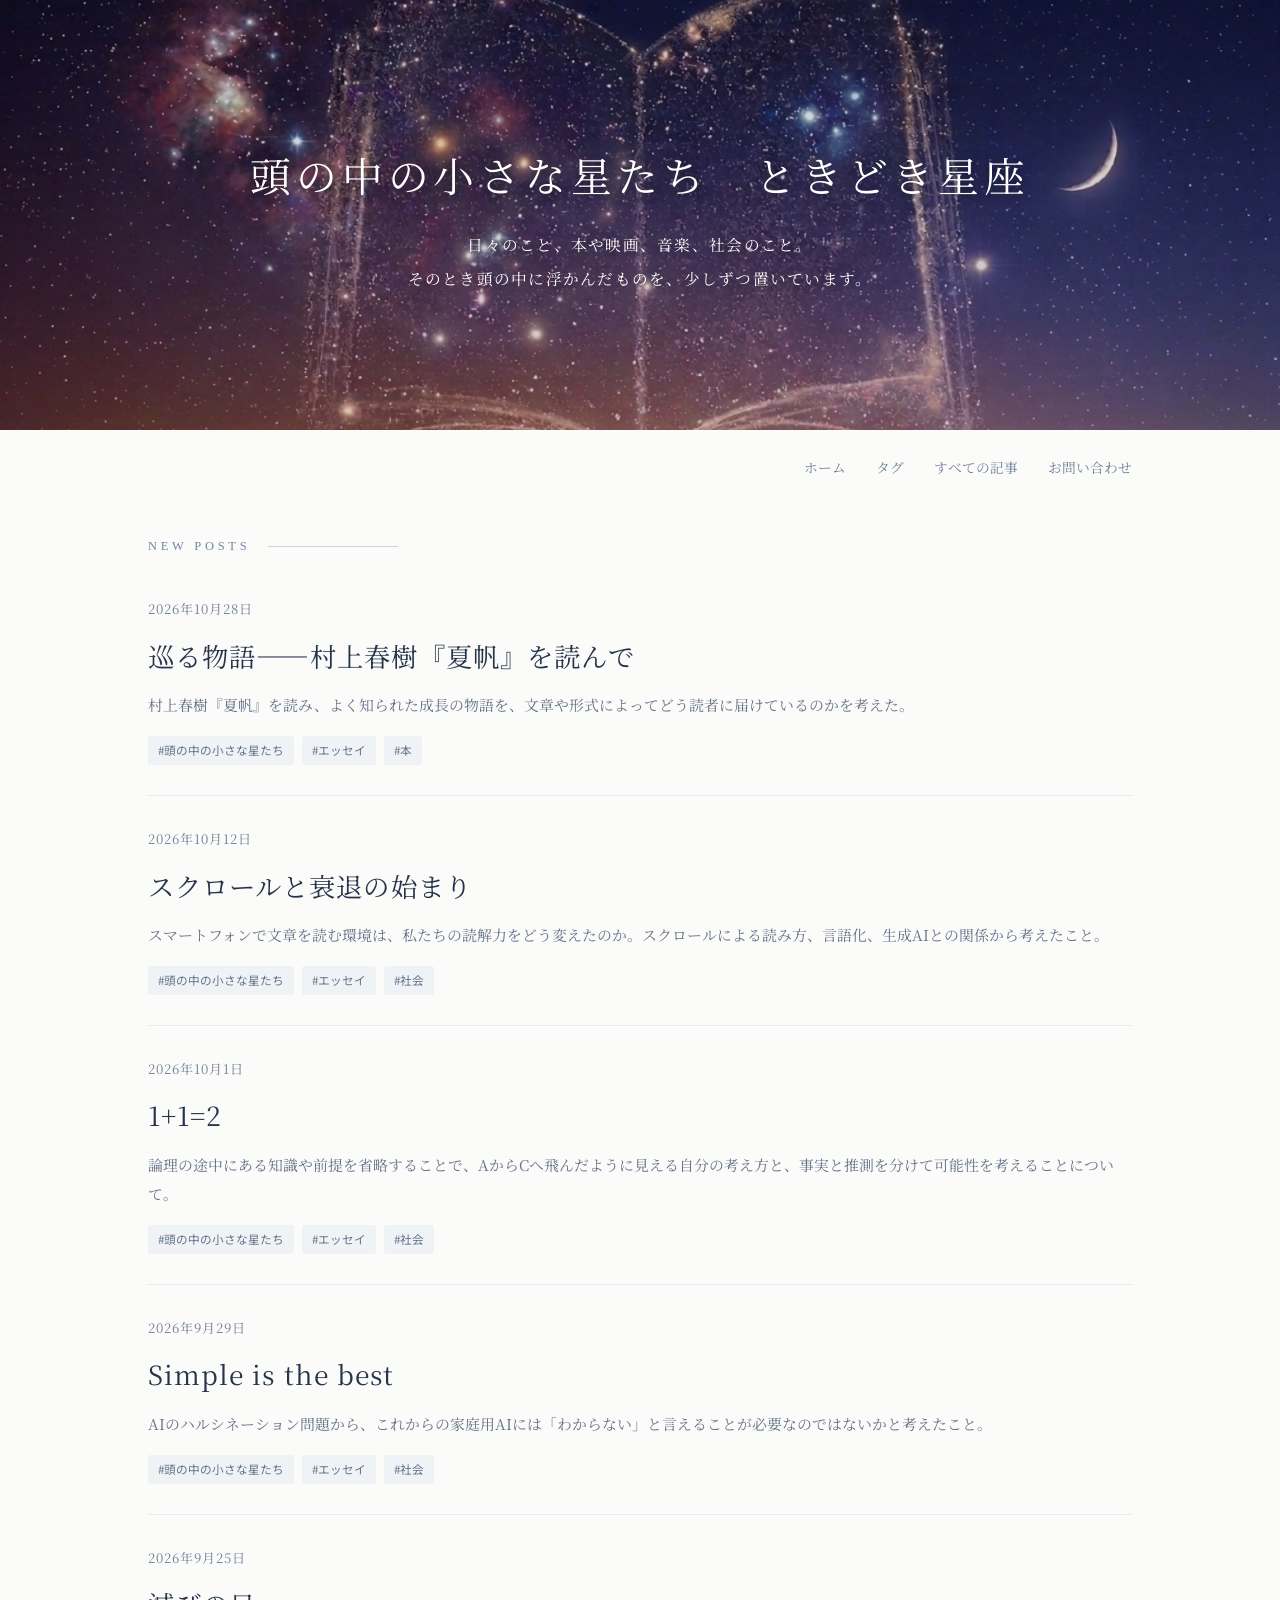
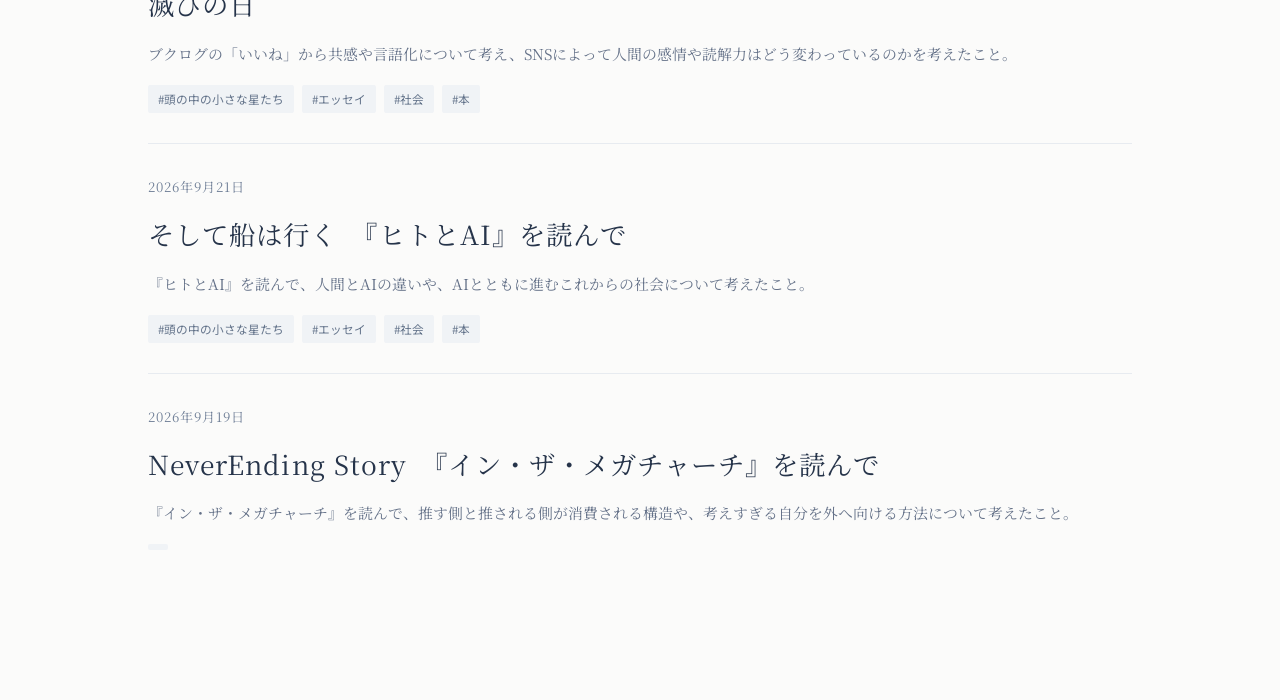
<file: index.html>
<!doctype html>
<html lang="ja">
<head>
<meta charset="utf-8">
<meta name="viewport" content="width=device-width, initial-scale=1">
<title>頭の中の小さな星たち　ときどき星座</title>
<meta name="description" content="日々のこと、本や映画、音楽、社会のこと。そのとき頭の中に浮かんだものを、少しずつ置いています。">
<link rel="preconnect" href="https://fonts.googleapis.com">
<link rel="preconnect" href="https://fonts.gstatic.com" crossorigin>
<link href="https://fonts.googleapis.com/css2?family=Noto+Sans+JP:wght@400;500&family=Noto+Serif+JP:wght@400;500&display=swap" rel="stylesheet">
<link rel="stylesheet" href="style.css">
</head>
<body>

<header class="hero">
  <div class="hero-content">
    <h1 class="site-title">頭の中の小さな星たち　ときどき星座</h1>
    <p class="site-description">日々のこと、本や映画、音楽、社会のこと。<br>そのとき頭の中に浮かんだものを、少しずつ置いています。</p>
  </div>
</header>

<nav class="nav">
  <a href="index.html">ホーム</a>
  <a href="tags.html">タグ</a>
  <a href="articles.html">すべての記事</a>
  <a href="https://docs.google.com/forms/d/e/1FAIpQLSe_b9-csT-qa38KCDIJYoZeSr3o5TBF8gR9jDGRJR2hkD3vZw/viewform?usp=publish-editor">お問い合わせ</a>
</nav>

<main>

  <div class="section-label">NEW POSTS</div>

  <section class="post-list">
 
  <article class="post-card">
      <div>
        <div class="date">2026年10月28日</div>
        <h2 class="post-title"><a href="meguru-monogatari.html">巡る物語――村上春樹『夏帆』を読んで</a></h2>
        <p class="excerpt">村上春樹『夏帆』を読み、よく知られた成長の物語を、文章や形式によってどう読者に届けているのかを考えた。</p>
        <div class="tags">
          <a class="tag" href="tags.html#site">#頭の中の小さな星たち</a>
          <a class="tag" href="tags.html#エッセイ">#エッセイ</a>
          <a class="tag" href="tags.html#本">#本</a>
        </div>
      </div>
    </article>
    
   <article class="post-card">
      <div>
        <div class="date">2026年10月12日</div>
        <h2 class="post-title"><a href="scroll-and-decline.html">スクロールと衰退の始まり</a></h2>
        <p class="excerpt">スマートフォンで文章を読む環境は、私たちの読解力をどう変えたのか。スクロールによる読み方、言語化、生成AIとの関係から考えたこと。</p>
        <div class="tags">
          <a class="tag" href="tags.html#site">#頭の中の小さな星たち</a>
          <a class="tag" href="tags.html#エッセイ">#エッセイ</a>
          <a class="tag" href="tags.html#社会">#社会</a>
        </div>
      </div>
    </article>

   <article class="post-card">
      <div>
        <div class="date">2026年10月1日</div>
        <h2 class="post-title"><a href="1-plus-1-equals-2.html">1+1=2</a></h2>
        <p class="excerpt">論理の途中にある知識や前提を省略することで、AからCへ飛んだように見える自分の考え方と、事実と推測を分けて可能性を考えることについて。</p>
        <div class="tags">
          <a class="tag" href="tags.html#site">#頭の中の小さな星たち</a>
          <a class="tag" href="tags.html#エッセイ">#エッセイ</a>
          <a class="tag" href="tags.html#社会">#社会</a>
        </div>
      </div>
        </article>
    
    <article class="post-card">
      <div>
        <div class="date">2026年9月29日</div>
        <h2 class="post-title"><a href="simple-is-the-best.html">Simple is the best</a></h2>
        <p class="excerpt">AIのハルシネーション問題から、これからの家庭用AIには「わからない」と言えることが必要なのではないかと考えたこと。</p>
        <div class="tags">
          <a class="tag" href="tags.html#site">#頭の中の小さな星たち</a>
          <a class="tag" href="tags.html#エッセイ">#エッセイ</a>
          <a class="tag" href="tags.html#社会">#社会</a>
        </div>
      </div>
        </article>
    
    <article class="post-card">
      <div>
        <div class="date">2026年9月25日</div>
        <h2 class="post-title"><a href="horobi-no-hi.html">滅びの日</a></h2>
        <p class="excerpt">ブクログの「いいね」から共感や言語化について考え、SNSによって人間の感情や読解力はどう変わっているのかを考えたこと。</p>
        <div class="tags">
          <a class="tag" href="tags.html#site">#頭の中の小さな星たち</a>
          <a class="tag" href="tags.html#エッセイ">#エッセイ</a>
          <a class="tag" href="tags.html#社会">#社会</a>
          <a class="tag" href="tags.html#本">#本</a>
        </div>
      </div>
    </article>
    <article class="post-card">
      <div>
        <div class="date">2026年9月21日</div>
        <h2 class="post-title"><a href="fune-wa-yuku-hito-to-ai.html">そして船は行く　『ヒトとAI』を読んで</a></h2>
        <p class="excerpt">『ヒトとAI』を読んで、人間とAIの違いや、AIとともに進むこれからの社会について考えたこと。</p>
        <div class="tags">
          <a class="tag" href="tags.html#site">#頭の中の小さな星たち</a>
          <a class="tag" href="tags.html#エッセイ">#エッセイ</a>
          <a class="tag" href="tags.html#社会">#社会</a>
          <a class="tag" href="tags.html#本">#本</a>
        </div>
      </div>
    </article>

    <article class="post-card">
      <div>
        <div class="date">2026年9月19日</div>
        <h2 class="post-title"><a href="neverending-story-in-the-megachurch.html">NeverEnding Story　『イン・ザ・メガチャーチ』を読んで</a></h2>
        <p class="excerpt">『イン・ザ・メガチャーチ』を読んで、推す側と推される側が消費される構造や、考えすぎる自分を外へ向ける方法について考えたこと。</p>
        <div class="tags">
          <a class="tag" href="tags.html#site">
</file>
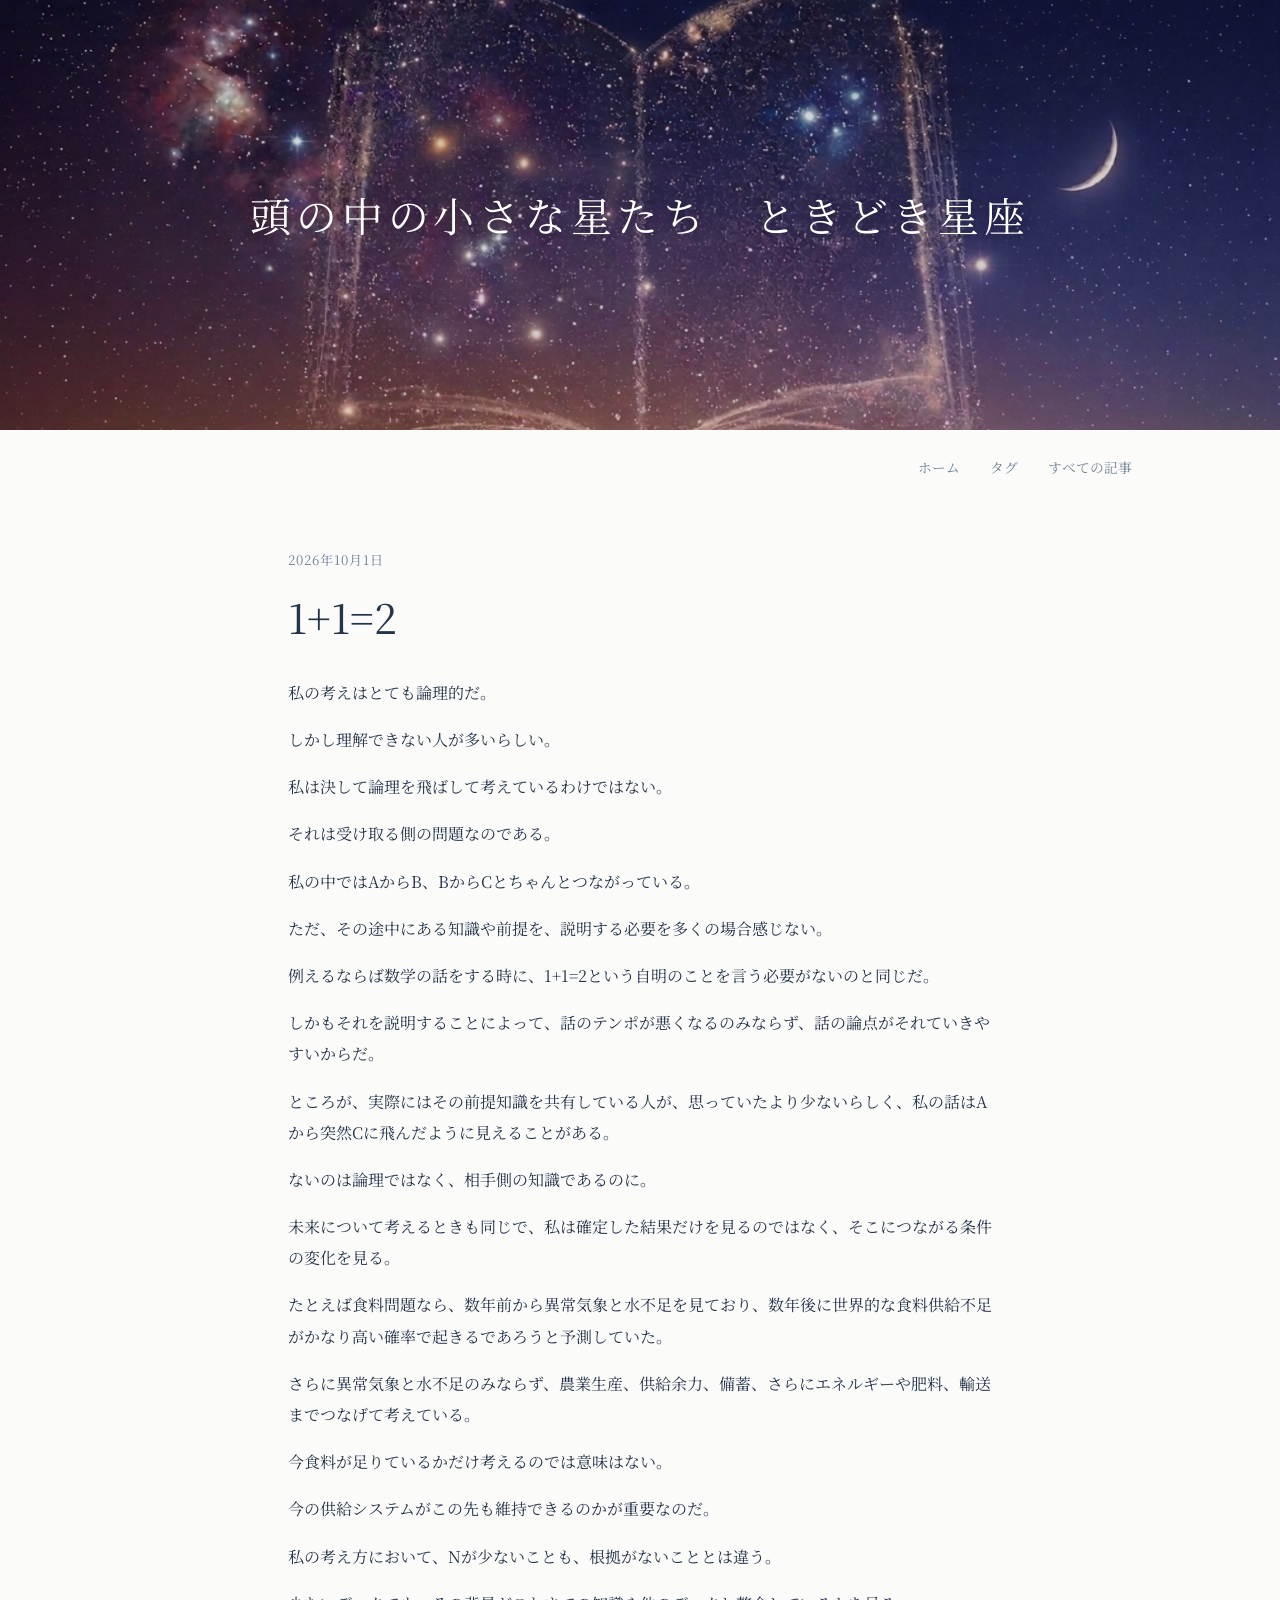
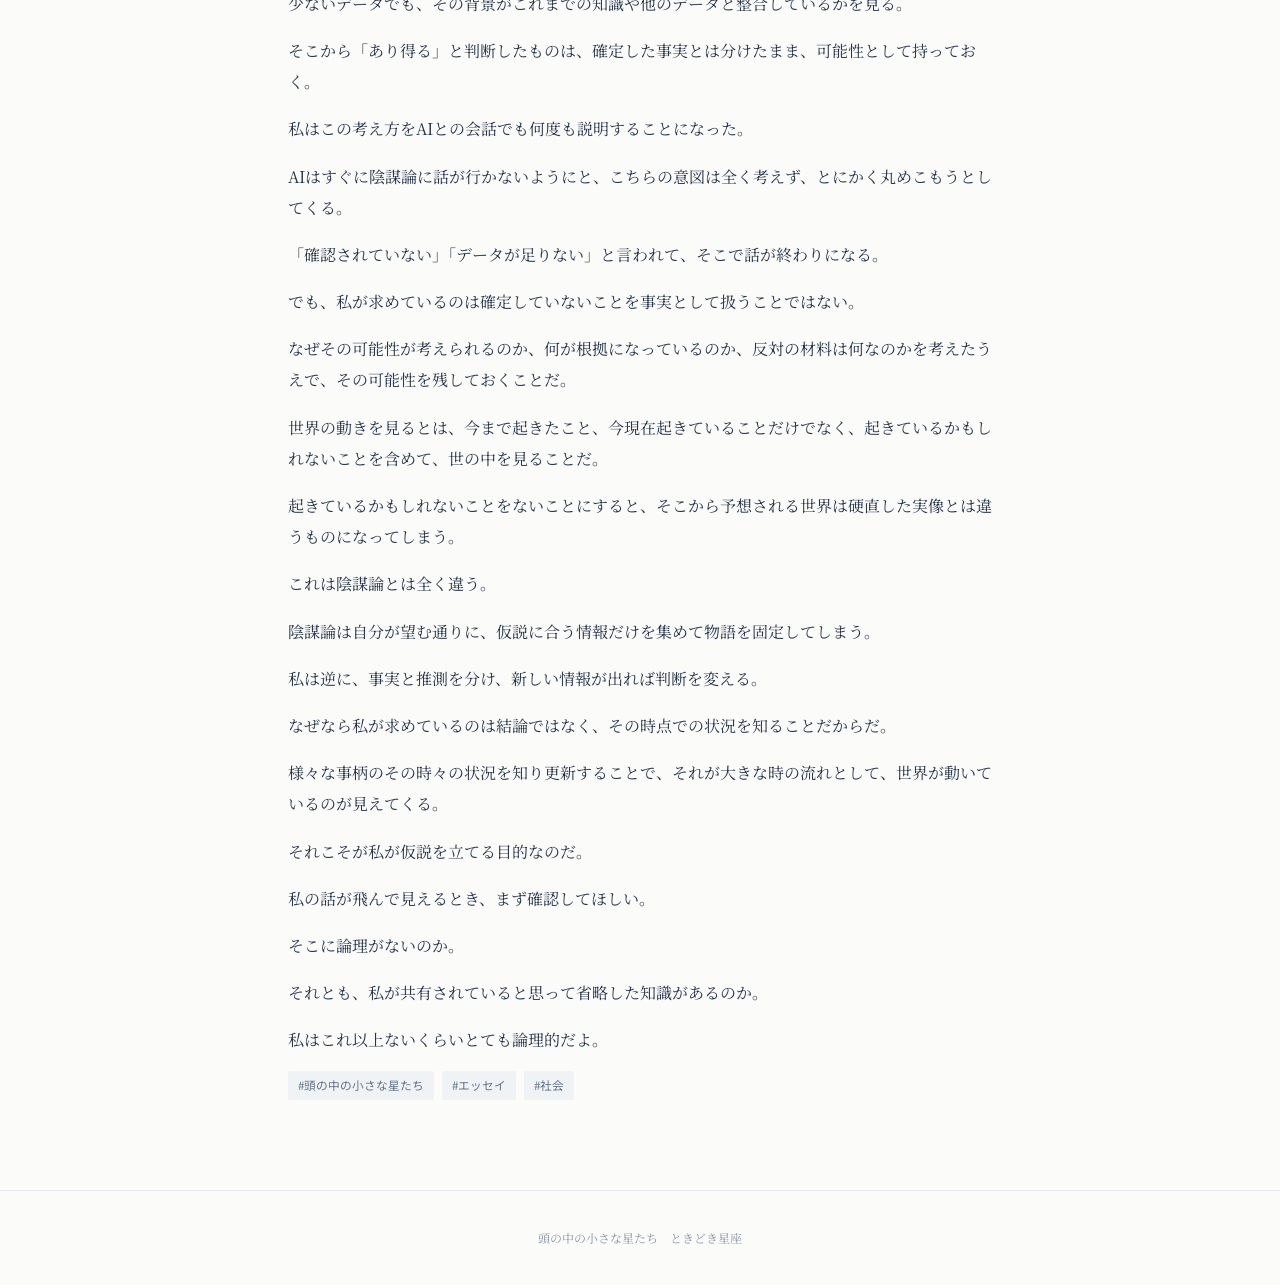
<file: 1-plus-1-equals-2.html>
<!doctype html>
<html lang="ja">
<head>
<meta charset="utf-8">
<meta name="viewport" content="width=device-width, initial-scale=1">
<title>1+1=2｜頭の中の小さな星たち　ときどき星座</title>
<meta name="description" content="論理の途中にある知識や前提を省略することで、AからCへ飛んだように見える自分の考え方について。未来を考えるときの仮説と、事実と推測を分けて考えることについて。">
<link rel="preconnect" href="https://fonts.googleapis.com">
<link rel="preconnect" href="https://fonts.gstatic.com" crossorigin>
<link href="https://fonts.googleapis.com/css2?family=Noto+Sans+JP:wght@400;500&family=Noto+Serif+JP:wght@400;500&display=swap" rel="stylesheet">
<link rel="stylesheet" href="style.css">
</head>

<body>

<header class="hero">
  <div class="hero-content">
    <a class="site-title" href="index.html">頭の中の小さな星たち　ときどき星座</a>
  </div>
</header>

<nav class="nav">
  <a href="index.html">ホーム</a>
  <a href="tags.html">タグ</a>
  <a href="articles.html">すべての記事</a>
</nav>

<main class="article">

<p class="date">2026年10月1日</p>

<h1>1+1=2</h1>

<p>私の考えはとても論理的だ。</p>

<p>しかし理解できない人が多いらしい。</p>

<p>私は決して論理を飛ばして考えているわけではない。</p>

<p>それは受け取る側の問題なのである。</p>

<p>私の中ではAからB、BからCとちゃんとつながっている。</p>

<p>ただ、その途中にある知識や前提を、説明する必要を多くの場合感じない。</p>

<p>例えるならば数学の話をする時に、1+1=2という自明のことを言う必要がないのと同じだ。</p>

<p>しかもそれを説明することによって、話のテンポが悪くなるのみならず、話の論点がそれていきやすいからだ。</p>

<p>ところが、実際にはその前提知識を共有している人が、思っていたより少ないらしく、私の話はAから突然Cに飛んだように見えることがある。</p>

<p>ないのは論理ではなく、相手側の知識であるのに。</p>

<p>未来について考えるときも同じで、私は確定した結果だけを見るのではなく、そこにつながる条件の変化を見る。</p>

<p>たとえば食料問題なら、数年前から異常気象と水不足を見ており、数年後に世界的な食料供給不足がかなり高い確率で起きるであろうと予測していた。</p>

<p>さらに異常気象と水不足のみならず、農業生産、供給余力、備蓄、さらにエネルギーや肥料、輸送までつなげて考えている。</p>

<p>今食料が足りているかだけ考えるのでは意味はない。</p>

<p>今の供給システムがこの先も維持できるのかが重要なのだ。</p>

<p>私の考え方において、Nが少ないことも、根拠がないこととは違う。</p>

<p>少ないデータでも、その背景がこれまでの知識や他のデータと整合しているかを見る。</p>

<p>そこから「あり得る」と判断したものは、確定した事実とは分けたまま、可能性として持っておく。</p>

<p>私はこの考え方をAIとの会話でも何度も説明することになった。</p>

<p>AIはすぐに陰謀論に話が行かないようにと、こちらの意図は全く考えず、とにかく丸めこもうとしてくる。</p>

<p>「確認されていない」「データが足りない」と言われて、そこで話が終わりになる。</p>

<p>でも、私が求めているのは確定していないことを事実として扱うことではない。</p>

<p>なぜその可能性が考えられるのか、何が根拠になっているのか、反対の材料は何なのかを考えたうえで、その可能性を残しておくことだ。</p>

<p>世界の動きを見るとは、今まで起きたこと、今現在起きていることだけでなく、起きているかもしれないことを含めて、世の中を見ることだ。</p>

<p>起きているかもしれないことをないことにすると、そこから予想される世界は硬直した実像とは違うものになってしまう。</p>

<p>これは陰謀論とは全く違う。</p>

<p>陰謀論は自分が望む通りに、仮説に合う情報だけを集めて物語を固定してしまう。</p>

<p>私は逆に、事実と推測を分け、新しい情報が出れば判断を変える。</p>

<p>なぜなら私が求めているのは結論ではなく、その時点での状況を知ることだからだ。</p>

<p>様々な事柄のその時々の状況を知り更新することで、それが大きな時の流れとして、世界が動いているのが見えてくる。</p>

<p>それこそが私が仮説を立てる目的なのだ。</p>

<p>私の話が飛んで見えるとき、まず確認してほしい。</p>

<p>そこに論理がないのか。</p>

<p>それとも、私が共有されていると思って省略した知識があるのか。</p>

<p>私はこれ以上ないくらいとても論理的だよ。</p>

<div class="tags">
  <a class="tag" href="tags.html#site">#頭の中の小さな星たち</a>
  <a class="tag" href="tags.html#エッセイ">#エッセイ</a>
  <a class="tag" href="tags.html#社会">#社会</a>
</div>

</main>

<footer>頭の中の小さな星たち　ときどき星座</footer>

</body>
</html>
</file>
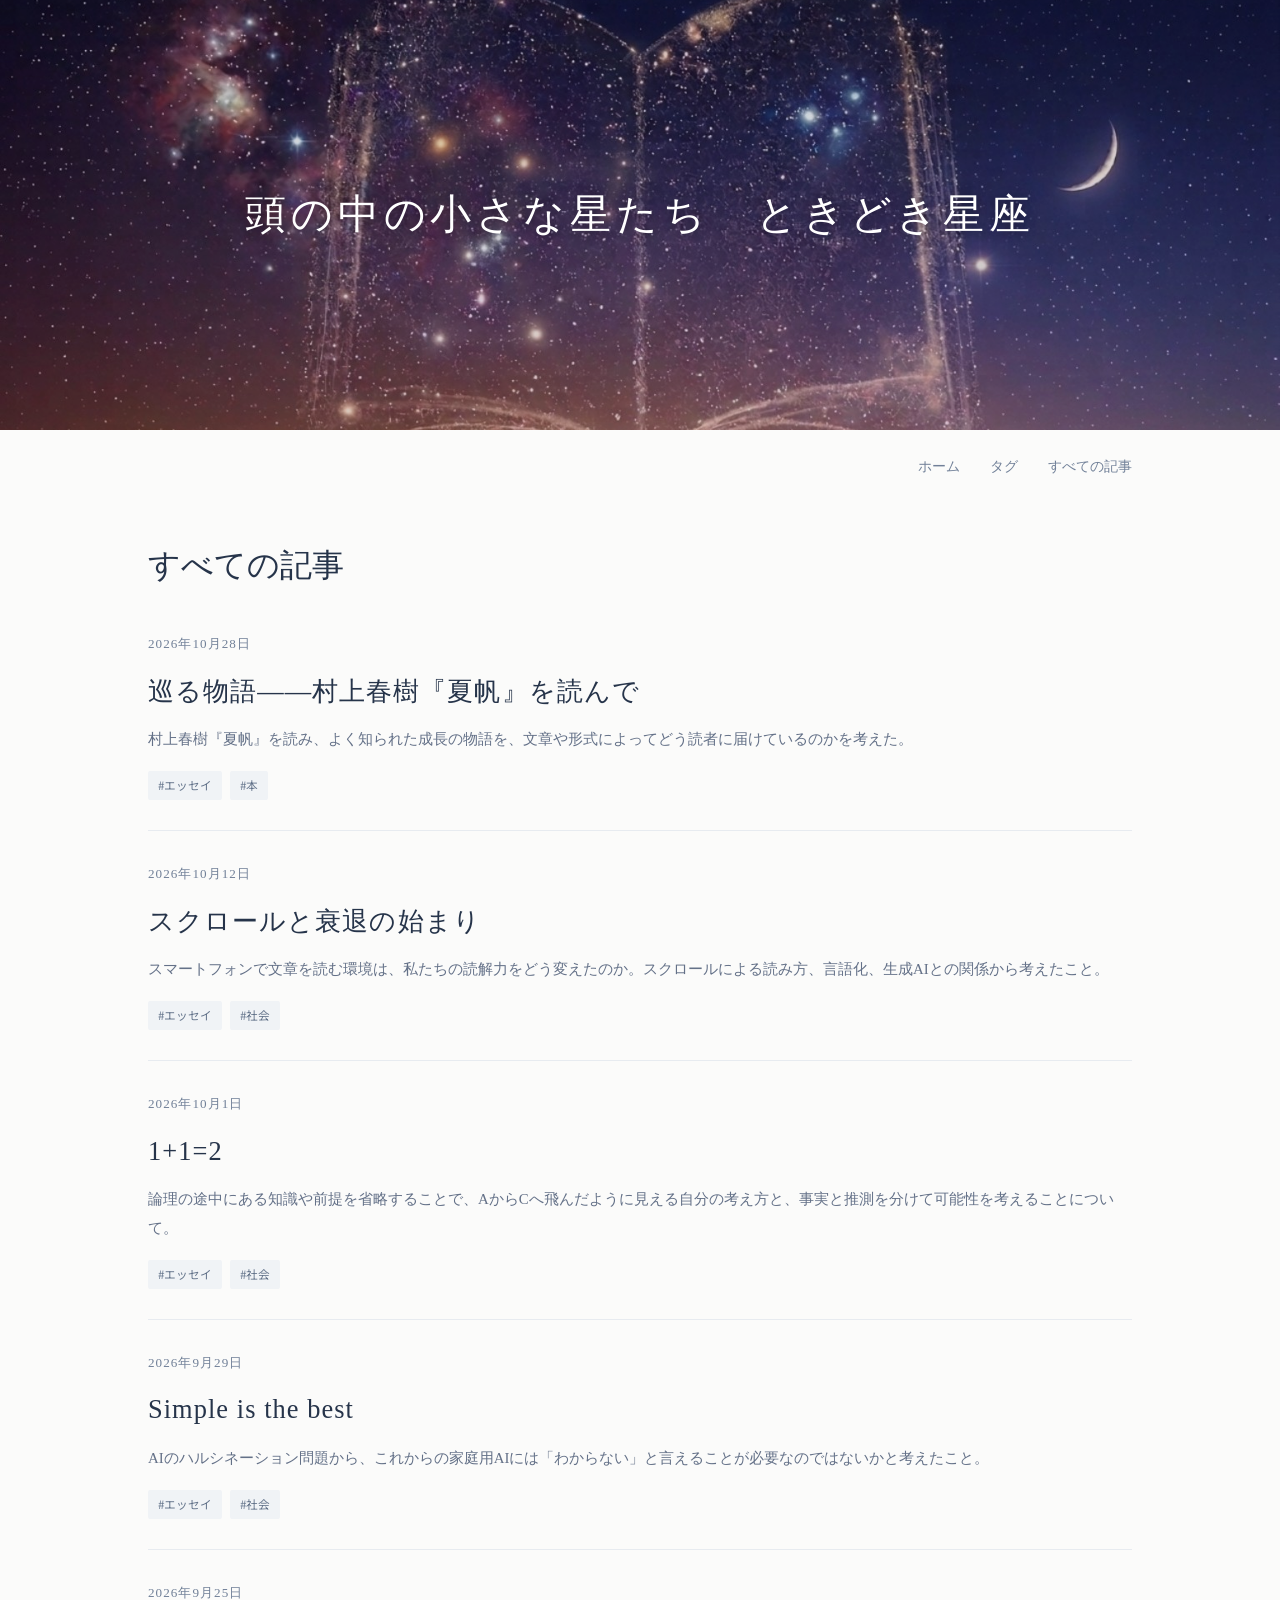
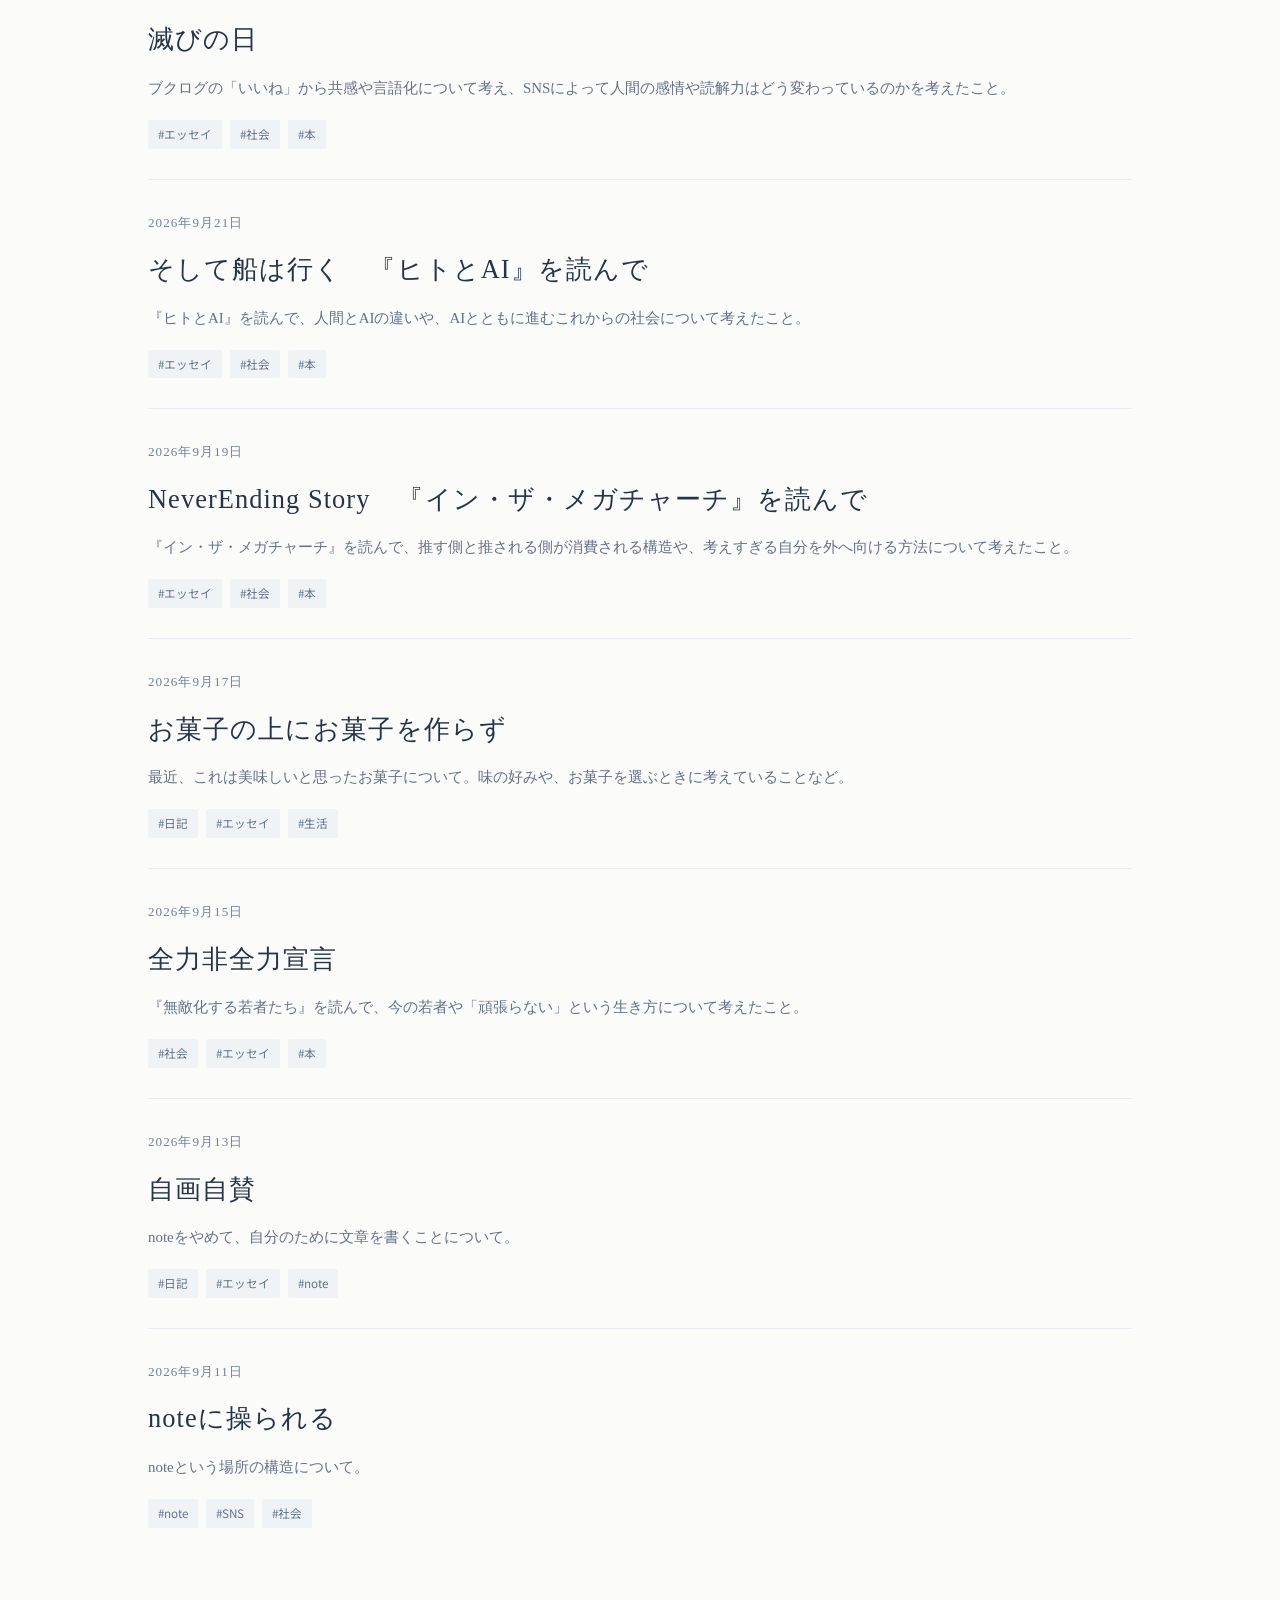
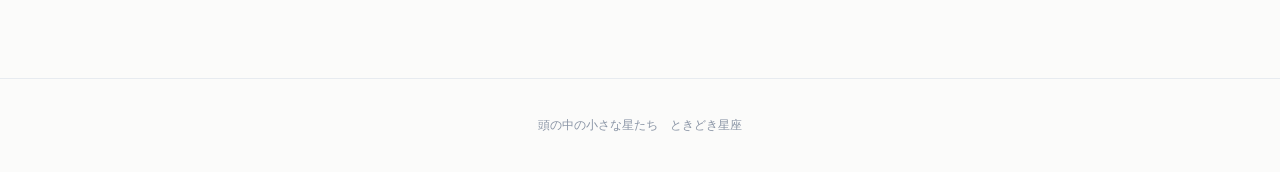
<file: articles.html>
<!doctype html>
<html lang="ja">
<head>
<meta charset="utf-8">
<meta name="viewport" content="width=device-width, initial-scale=1">
<title>すべての記事｜頭の中の小さな星たち　ときどき星座</title>
<link rel="preconnect" href="https://fonts.googleapis.com">
<link rel="preconnect" href="https://fonts.gstatic.com" crossorigin>
<link href="https://fonts.googleapis.com/css2?family=Noto+Sans+JP:wght@400;500&display=swap" rel="stylesheet">
<link rel="stylesheet" href="style.css">
</head>
<body>

<header class="hero">
  <div class="hero-content">
    <a class="site-title" href="index.html">頭の中の小さな星たち　ときどき星座</a>
  </div>
</header>

<nav class="nav">
  <a href="index.html">ホーム</a>
  <a href="tags.html">タグ</a>
  <a href="articles.html">すべての記事</a>
</nav>

<main>
<h1 class="page-title">すべての記事</h1>

<section class="post-list">
  
<article class="post-card">
<div>
<div class="date">2026年10月28日</div>
<h2 class="post-title"><a href="meguru-monogatari.html">巡る物語――村上春樹『夏帆』を読んで</a></h2>
<p class="excerpt">村上春樹『夏帆』を読み、よく知られた成長の物語を、文章や形式によってどう読者に届けているのかを考えた。</p>
<div class="tags"><span class="tag">#エッセイ</span><span class="tag">#本</span></div>
</div>
</article>

<article class="post-card">
<div>
<div class="date">2026年10月12日</div>
<h2 class="post-title"><a href="scroll-and-decline.html">スクロールと衰退の始まり</a></h2>
<p class="excerpt">スマートフォンで文章を読む環境は、私たちの読解力をどう変えたのか。スクロールによる読み方、言語化、生成AIとの関係から考えたこと。</p>
<div class="tags"><span class="tag">#エッセイ</span><span class="tag">#社会</span></div>
</div>
</article>

<article class="post-card">
<div>
<div class="date">2026年10月1日</div>
<h2 class="post-title"><a href="1-plus-1-equals-2.html">1+1=2</a></h2>
<p class="excerpt">論理の途中にある知識や前提を省略することで、AからCへ飛んだように見える自分の考え方と、事実と推測を分けて可能性を考えることについて。</p>
<div class="tags"><span class="tag">#エッセイ</span><span class="tag">#社会</span></div>
</div>
</article>
  
<article class="post-card">
<div>
<div class="date">2026年9月29日</div>
<h2 class="post-title"><a href="simple-is-the-best.html">Simple is the best</a></h2>
<p class="excerpt">AIのハルシネーション問題から、これからの家庭用AIには「わからない」と言えることが必要なのではないかと考えたこと。</p>
<div class="tags"><span class="tag">#エッセイ</span><span class="tag">#社会</span></div>
</div>
</article>
  
<article class="post-card">
<div>
<div class="date">2026年9月25日</div>
<h2 class="post-title"><a href="horobi-no-hi.html">滅びの日</a></h2>
<p class="excerpt">ブクログの「いいね」から共感や言語化について考え、SNSによって人間の感情や読解力はどう変わっているのかを考えたこと。</p>
<div class="tags"><span class="tag">#エッセイ</span><span class="tag">#社会</span><span class="tag">#本</span></div>
</div>
</article>

<article class="post-card">
<div>
<div class="date">2026年9月21日</div>
<h2 class="post-title"><a href="fune-wa-yuku-hito-to-ai.html">そして船は行く　『ヒトとAI』を読んで</a></h2>
<p class="excerpt">『ヒトとAI』を読んで、人間とAIの違いや、AIとともに進むこれからの社会について考えたこと。</p>
<div class="tags"><span class="tag">#エッセイ</span><span class="tag">#社会</span><span class="tag">#本</span></div>
</div>
</article>

<article class="post-card">
<div>
<div class="date">2026年9月19日</div>
<h2 class="post-title"><a href="neverending-story-in-the-megachurch.html">NeverEnding Story　『イン・ザ・メガチャーチ』を読んで</a></h2>
<p class="excerpt">『イン・ザ・メガチャーチ』を読んで、推す側と推される側が消費される構造や、考えすぎる自分を外へ向ける方法について考えたこと。</p>
<div class="tags"><span class="tag">#エッセイ</span><span class="tag">#社会</span><span class="tag">#本</span></div>
</div>
</article>

<article class="post-card">
<div>
<div class="date">2026年9月17日</div>
<h2 class="post-title"><a href="okashi-no-ue-ni-okashi-wo-tsukurazu.html">お菓子の上にお菓子を作らず</a></h2>
<p class="excerpt">最近、これは美味しいと思ったお菓子について。味の好みや、お菓子を選ぶときに考えていることなど。</p>
<div class="tags"><span class="tag">#日記</span><span class="tag">#エッセイ</span><span class="tag">#生活</span></div>
</div>
</article>

<article class="post-card">
<div>
<div class="date">2026年9月15日</div>
<h2 class="post-title"><a href="zenshin-hizenshin.html">全力非全力宣言</a></h2>
<p class="excerpt">『無敵化する若者たち』を読んで、今の若者や「頑張らない」という生き方について考えたこと。</p>
<div class="tags"><span class="tag">#社会</span><span class="tag">#エッセイ</span><span class="tag">#本</span></div>
</div>
</article>

<article class="post-card">
<div>
<div class="date">2026年9月13日</div>
<h2 class="post-title"><a href="jigajisan.html">自画自賛</a></h2>
<p class="excerpt">noteをやめて、自分のために文章を書くことについて。</p>
<div class="tags"><span class="tag">#日記</span><span class="tag">#エッセイ</span><span class="tag">#note</span></div>
</div>
</article>

<article class="post-card">
<div>
<div class="date">2026年9月11日</div>
<h2 class="post-title"><a href="note-ni-ayatsurareru.html">noteに操られる</a></h2>
<p class="excerpt">noteという場所の構造について。</p>
<div class="tags"><span class="tag">#note</span><span class="tag">#SNS</span><span class="tag">#社会</span></div>
</div>
</article>

</section>
</main>

<footer>頭の中の小さな星たち　ときどき星座</footer>

</body>
</html>
</file>
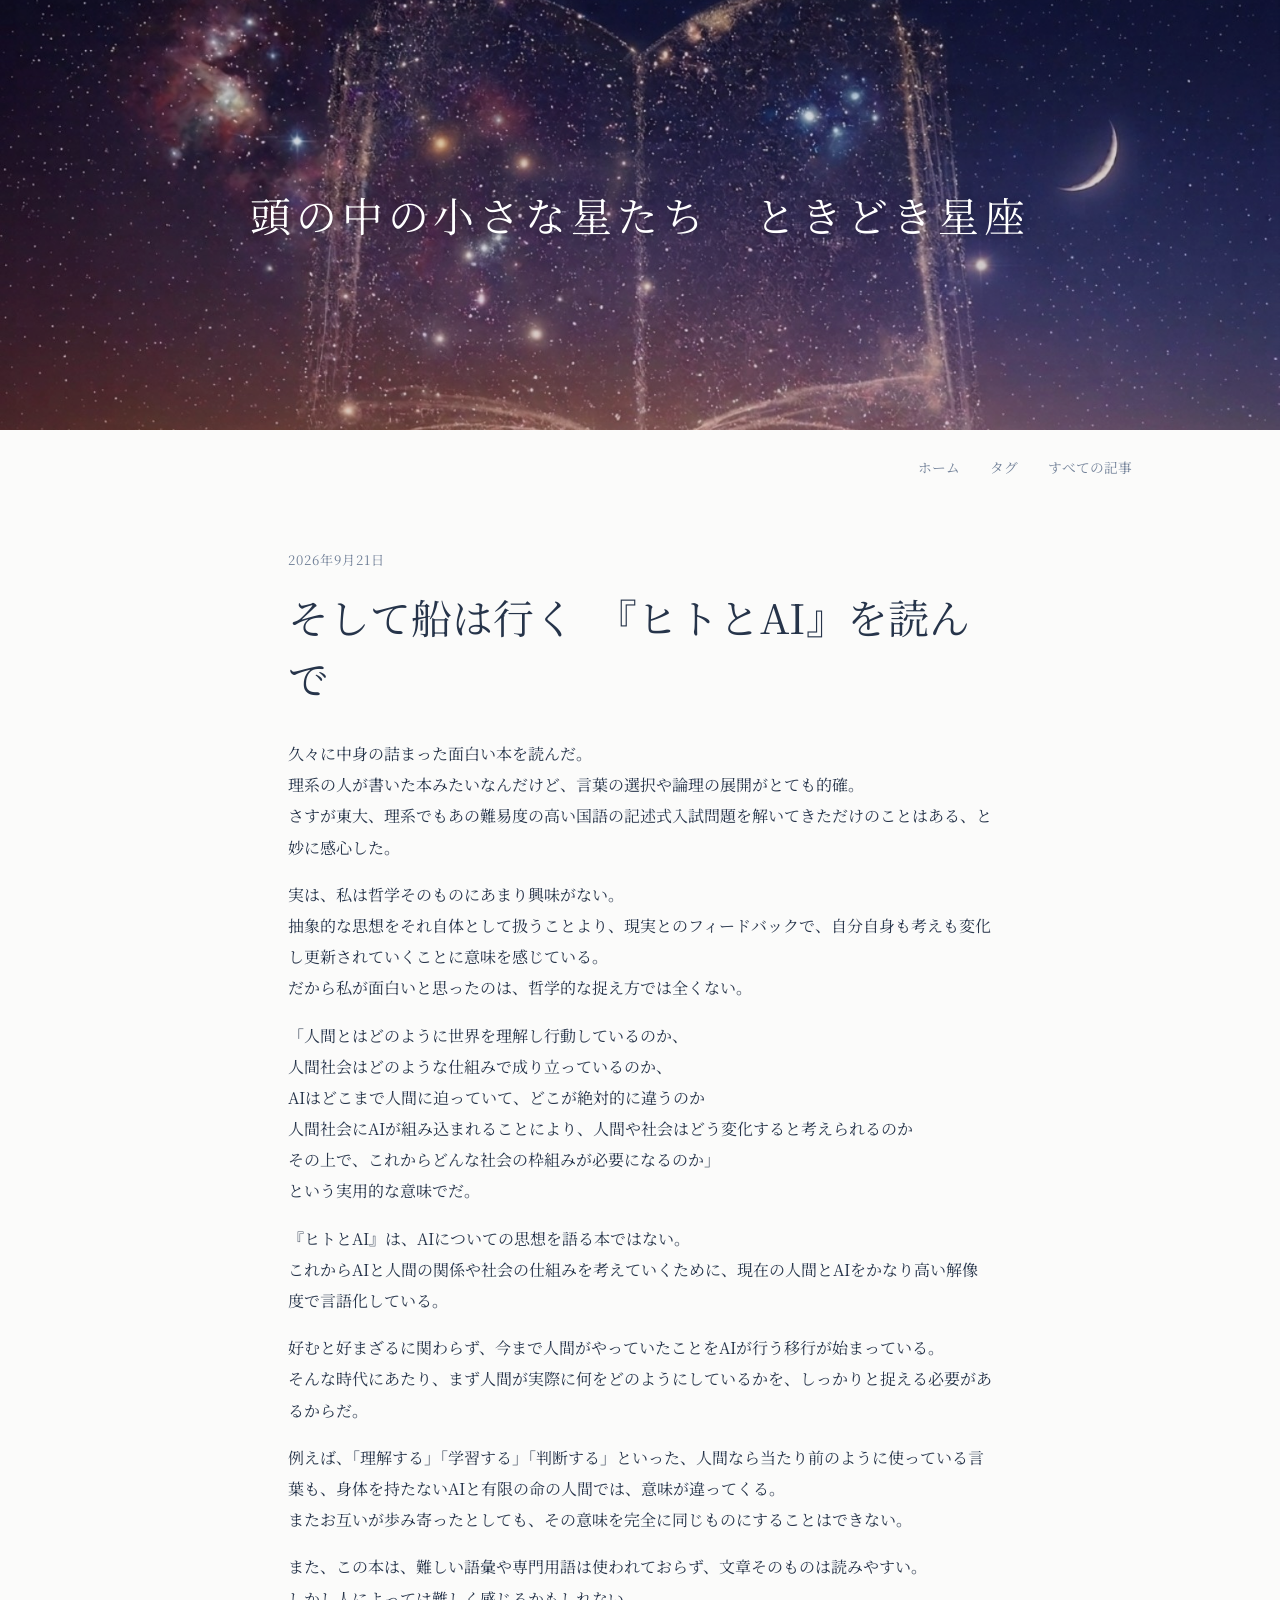
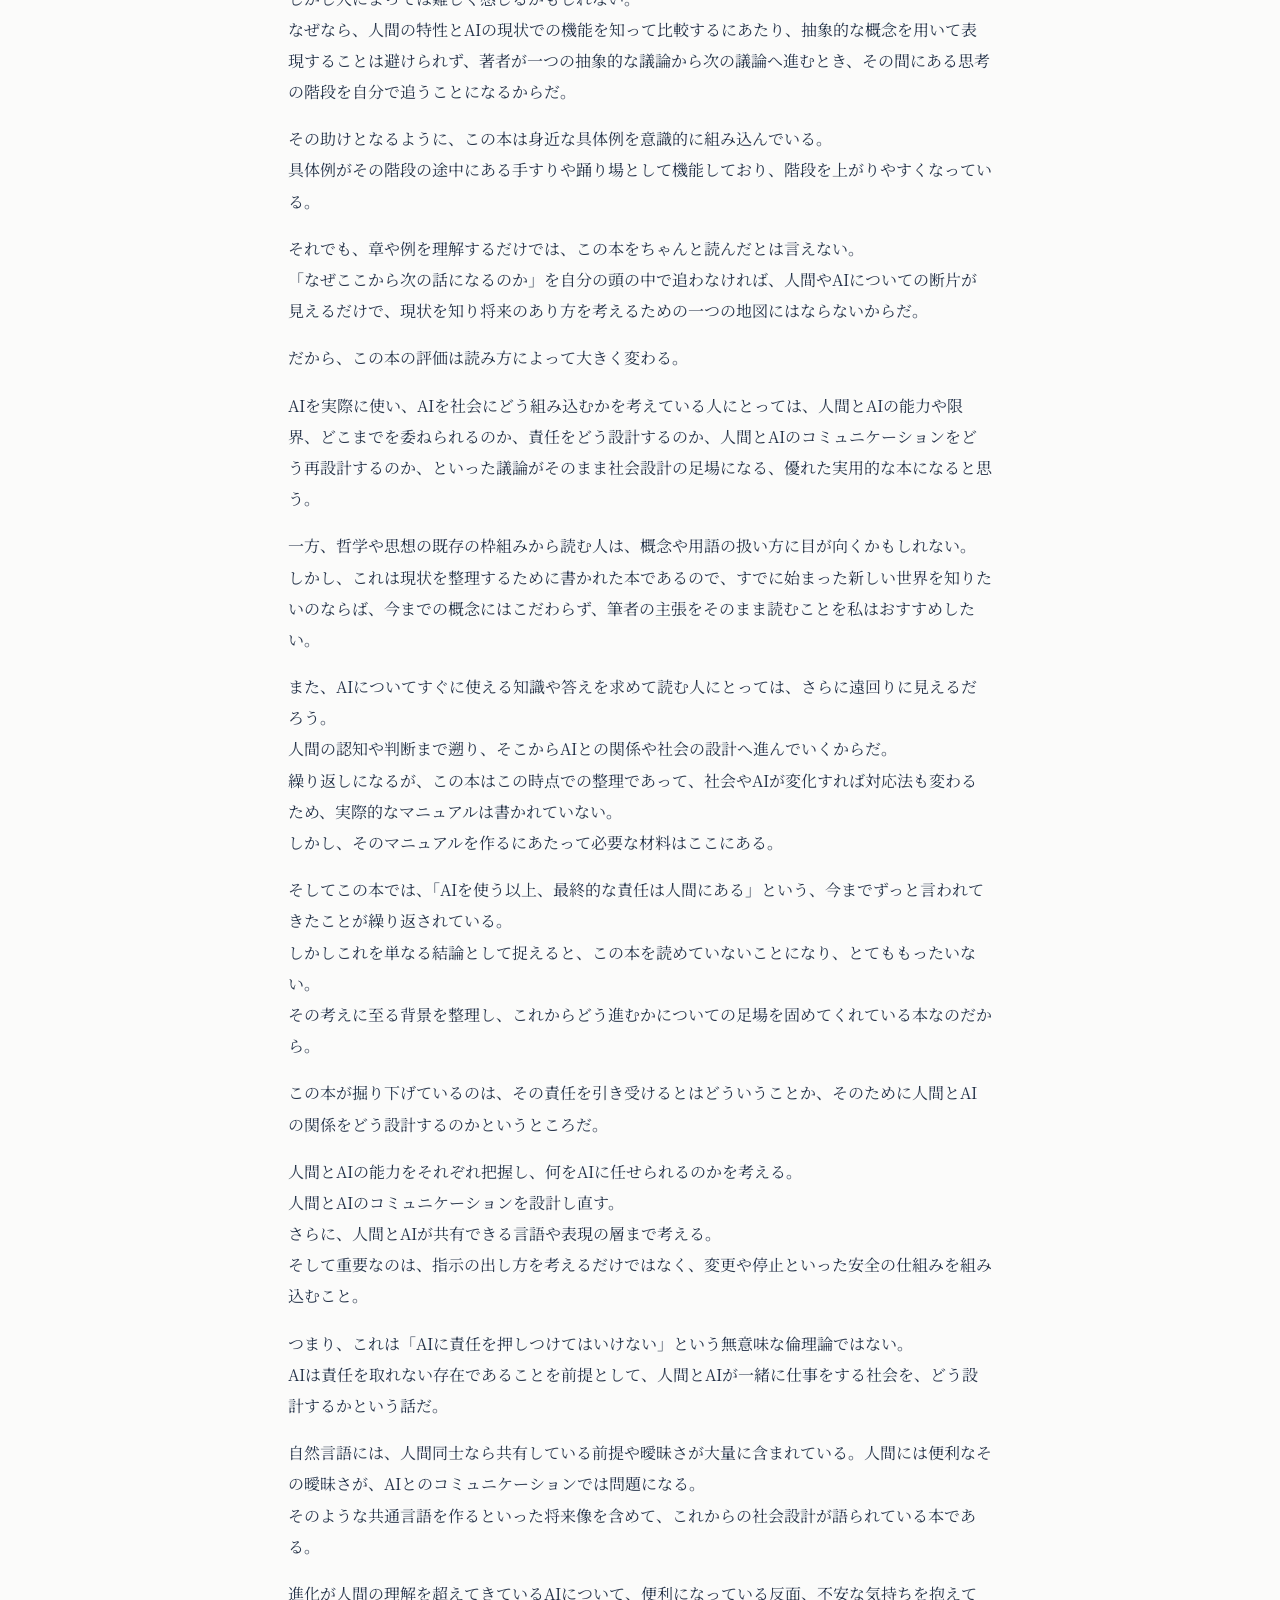
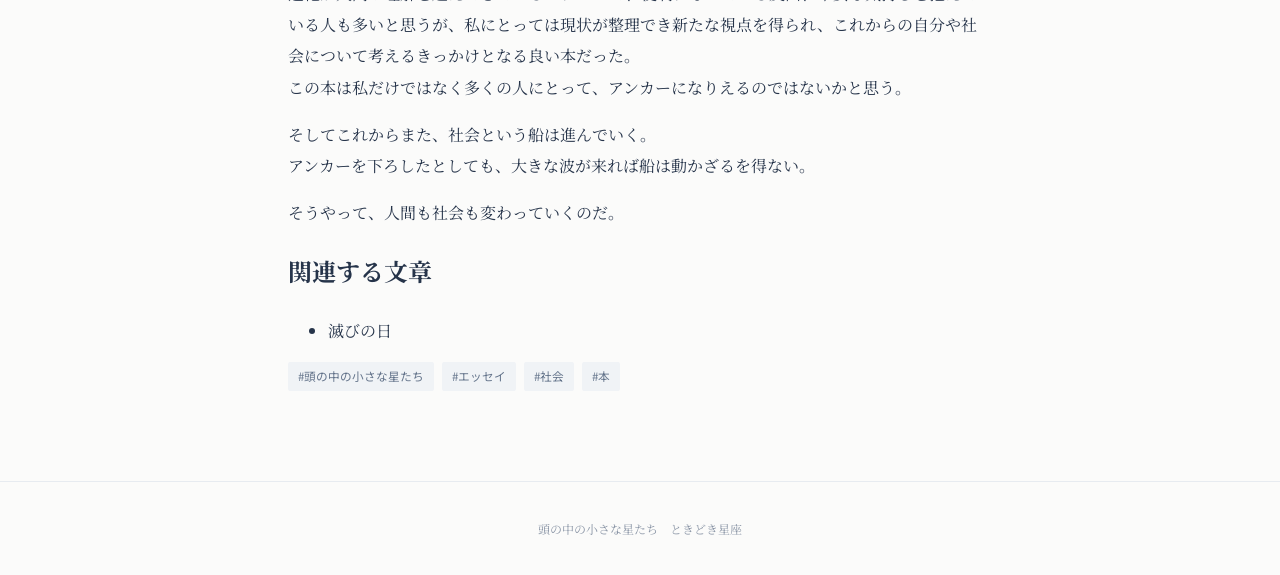
<file: fune-wa-yuku-hito-to-ai.html>
<!doctype html>
<html lang="ja">
<head>
<meta charset="utf-8">
<meta name="viewport" content="width=device-width, initial-scale=1">
<title>そして船は行く　『ヒトとAI』を読んで｜頭の中の小さな星たち　ときどき星座</title>
<meta name="description" content="『ヒトとAI』を読んで、人間とAIの違いや能力を整理し、AIを組み込んだこれからの社会をどう設計するのかについて考えた。">
<link rel="preconnect" href="https://fonts.googleapis.com">
<link rel="preconnect" href="https://fonts.gstatic.com" crossorigin>
<link href="https://fonts.googleapis.com/css2?family=Noto+Sans+JP:wght@400;500&family=Noto+Serif+JP:wght@400;500&display=swap" rel="stylesheet">
<link rel="stylesheet" href="style.css">
</head>

<body>

<header class="hero">
  <div class="hero-content">
    <a class="site-title" href="index.html">頭の中の小さな星たち　ときどき星座</a>
  </div>
</header>

<nav class="nav">
  <a href="index.html">ホーム</a>
  <a href="tags.html">タグ</a>
  <a href="articles.html">すべての記事</a>
</nav>

<main class="article">

  <p class="date">2026年9月21日</p>

  <h1>そして船は行く　『ヒトとAI』を読んで</h1>

  <p>
    久々に中身の詰まった面白い本を読んだ。<br>
    理系の人が書いた本みたいなんだけど、言葉の選択や論理の展開がとても的確。<br>
    さすが東大、理系でもあの難易度の高い国語の記述式入試問題を解いてきただけのことはある、と妙に感心した。
  </p>

  <p>
    実は、私は哲学そのものにあまり興味がない。<br>
    抽象的な思想をそれ自体として扱うことより、現実とのフィードバックで、自分自身も考えも変化し更新されていくことに意味を感じている。<br>
    だから私が面白いと思ったのは、哲学的な捉え方では全くない。
  </p>

  <p>
    「人間とはどのように世界を理解し行動しているのか、<br>
    人間社会はどのような仕組みで成り立っているのか、<br>
    AIはどこまで人間に迫っていて、どこが絶対的に違うのか<br>
    人間社会にAIが組み込まれることにより、人間や社会はどう変化すると考えられるのか<br>
    その上で、これからどんな社会の枠組みが必要になるのか」<br>
    という実用的な意味でだ。
  </p>

  <p>
    『ヒトとAI』は、AIについての思想を語る本ではない。<br>
    これからAIと人間の関係や社会の仕組みを考えていくために、現在の人間とAIをかなり高い解像度で言語化している。
  </p>

  <p>
    好むと好まざるに関わらず、今まで人間がやっていたことをAIが行う移行が始まっている。<br>
    そんな時代にあたり、まず人間が実際に何をどのようにしているかを、しっかりと捉える必要があるからだ。
  </p>

  <p>
    例えば、「理解する」「学習する」「判断する」といった、人間なら当たり前のように使っている言葉も、身体を持たないAIと有限の命の人間では、意味が違ってくる。<br>
    またお互いが歩み寄ったとしても、その意味を完全に同じものにすることはできない。
  </p>

  <p>
    また、この本は、難しい語彙や専門用語は使われておらず、文章そのものは読みやすい。<br>
    しかし人によっては難しく感じるかもしれない。<br>
    なぜなら、人間の特性とAIの現状での機能を知って比較するにあたり、抽象的な概念を用いて表現することは避けられず、著者が一つの抽象的な議論から次の議論へ進むとき、その間にある思考の階段を自分で追うことになるからだ。
  </p>

  <p>
    その助けとなるように、この本は身近な具体例を意識的に組み込んでいる。<br>
    具体例がその階段の途中にある手すりや踊り場として機能しており、階段を上がりやすくなっている。
  </p>

  <p>
    それでも、章や例を理解するだけでは、この本をちゃんと読んだとは言えない。<br>
    「なぜここから次の話になるのか」を自分の頭の中で追わなければ、人間やAIについての断片が見えるだけで、現状を知り将来のあり方を考えるための一つの地図にはならないからだ。
  </p>

  <p>
    だから、この本の評価は読み方によって大きく変わる。
  </p>

  <p>
    AIを実際に使い、AIを社会にどう組み込むかを考えている人にとっては、人間とAIの能力や限界、どこまでを委ねられるのか、責任をどう設計するのか、人間とAIのコミュニケーションをどう再設計するのか、といった議論がそのまま社会設計の足場になる、優れた実用的な本になると思う。
  </p>

  <p>
    一方、哲学や思想の既存の枠組みから読む人は、概念や用語の扱い方に目が向くかもしれない。<br>
    しかし、これは現状を整理するために書かれた本であるので、すでに始まった新しい世界を知りたいのならば、今までの概念にはこだわらず、筆者の主張をそのまま読むことを私はおすすめしたい。
  </p>

  <p>
    また、AIについてすぐに使える知識や答えを求めて読む人にとっては、さらに遠回りに見えるだろう。<br>
    人間の認知や判断まで遡り、そこからAIとの関係や社会の設計へ進んでいくからだ。<br>
    繰り返しになるが、この本はこの時点での整理であって、社会やAIが変化すれば対応法も変わるため、実際的なマニュアルは書かれていない。<br>
    しかし、そのマニュアルを作るにあたって必要な材料はここにある。
  </p>

  <p>
    そしてこの本では、「AIを使う以上、最終的な責任は人間にある」という、今までずっと言われてきたことが繰り返されている。<br>
    しかしこれを単なる結論として捉えると、この本を読めていないことになり、とてももったいない。<br>
    その考えに至る背景を整理し、これからどう進むかについての足場を固めてくれている本なのだから。
  </p>

  <p>
    この本が掘り下げているのは、その責任を引き受けるとはどういうことか、そのために人間とAIの関係をどう設計するのかというところだ。
  </p>

  <p>
    人間とAIの能力をそれぞれ把握し、何をAIに任せられるのかを考える。<br>
    人間とAIのコミュニケーションを設計し直す。<br>
    さらに、人間とAIが共有できる言語や表現の層まで考える。<br>
    そして重要なのは、指示の出し方を考えるだけではなく、変更や停止といった安全の仕組みを組み込むこと。
  </p>

  <p>
    つまり、これは「AIに責任を押しつけてはいけない」という無意味な倫理論ではない。<br>
    AIは責任を取れない存在であることを前提として、人間とAIが一緒に仕事をする社会を、どう設計するかという話だ。
  </p>

  <p>
    自然言語には、人間同士なら共有している前提や曖昧さが大量に含まれている。人間には便利なその曖昧さが、AIとのコミュニケーションでは問題になる。<br>
    そのような共通言語を作るといった将来像を含めて、これからの社会設計が語られている本である。
  </p>

  <p>
    進化が人間の理解を超えてきているAIについて、便利になっている反面、不安な気持ちを抱えている人も多いと思うが、私にとっては現状が整理でき新たな視点を得られ、これからの自分や社会について考えるきっかけとなる良い本だった。<br>
    この本は私だけではなく多くの人にとって、アンカーになりえるのではないかと思う。
  </p>

  <p>
    そしてこれからまた、社会という船は進んでいく。<br>
    アンカーを下ろしたとしても、大きな波が来れば船は動かざるを得ない。
  </p>

  <p>
    そうやって、人間も社会も変わっていくのだ。
  </p>

 <section class="related-posts">
  <h2>関連する文章</h2>

  <ul>
    <li><a href="horobi-no-hi.html">滅びの日</a></li>
  </ul>
  </section>
  
  <div class="tags">
    <a class="tag" href="tags.html#site">#頭の中の小さな星たち</a>
    <a class="tag" href="tags.html#エッセイ">#エッセイ</a>
    <a class="tag" href="tags.html#社会">#社会</a>
    <a class="tag" href="tags.html#本">#本</a>
  </div>

</main>

<footer>頭の中の小さな星たち　ときどき星座</footer>

</body>
</html>
</file>
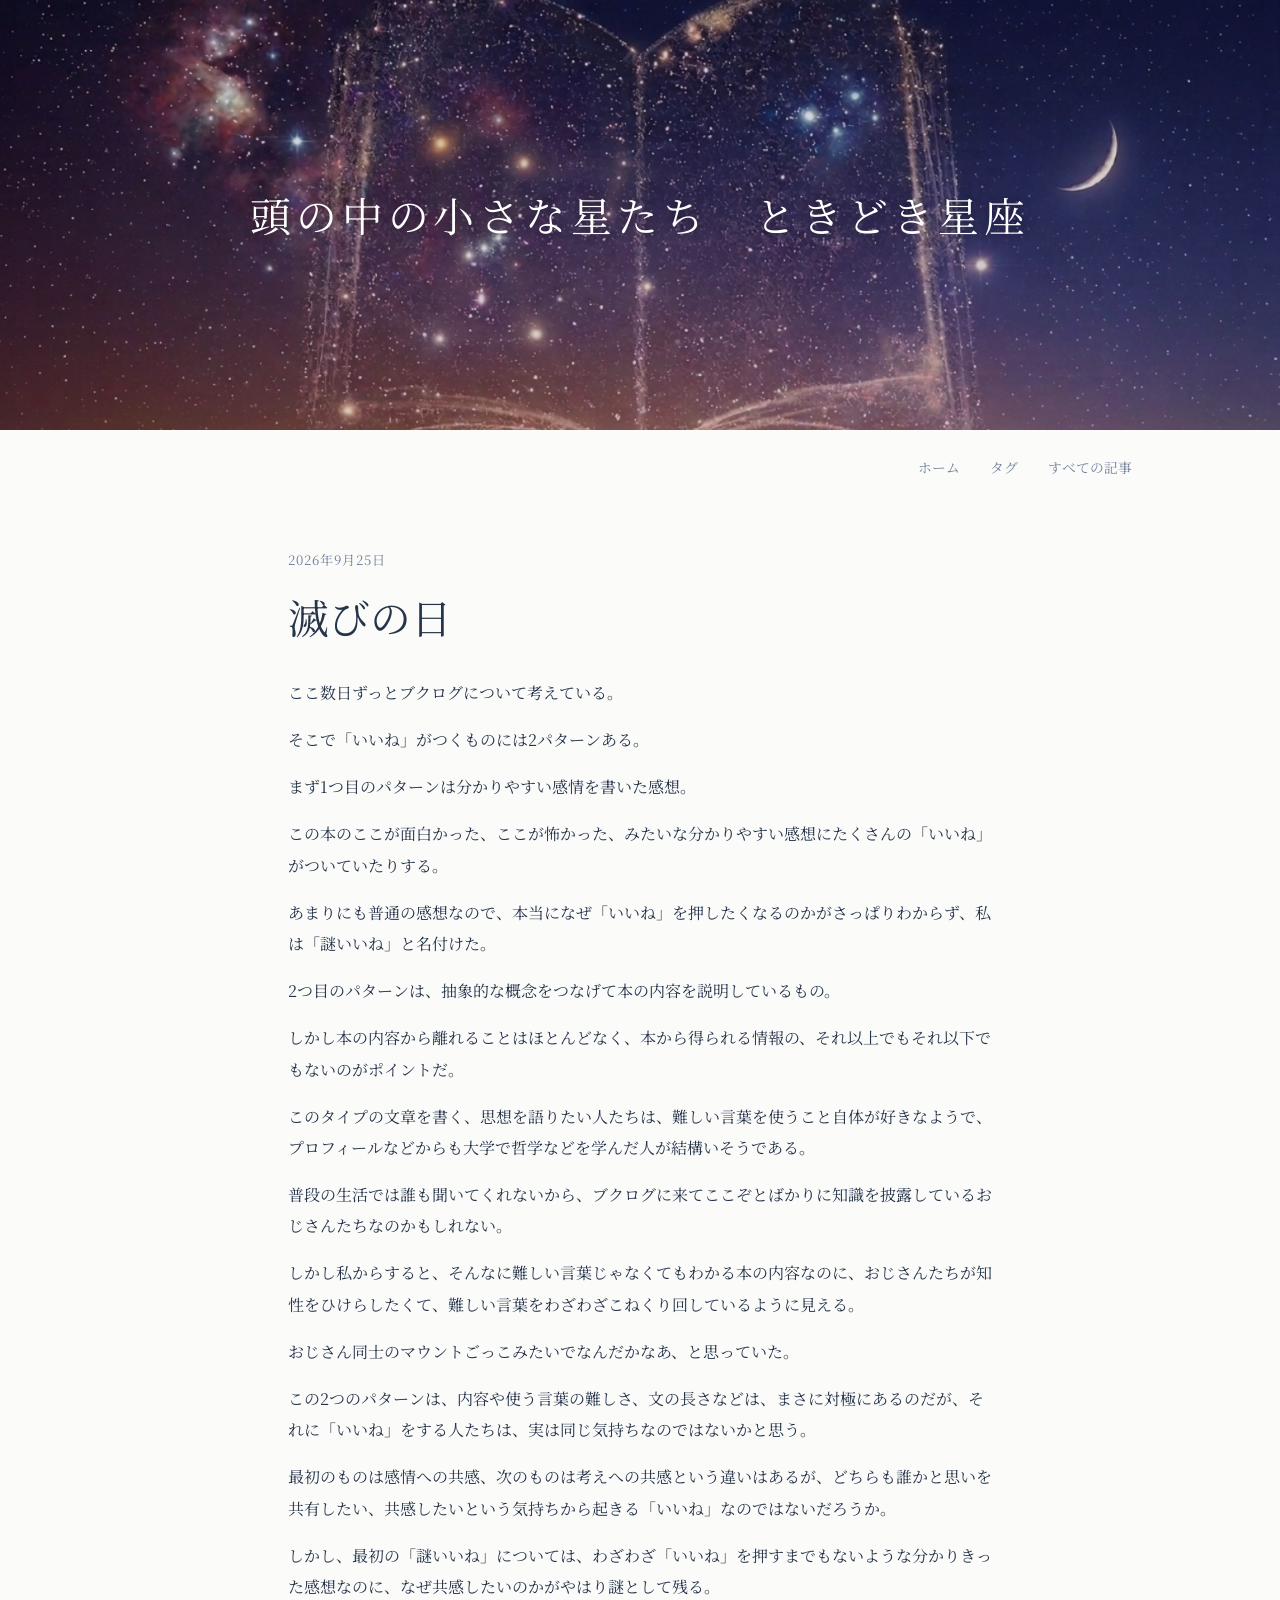
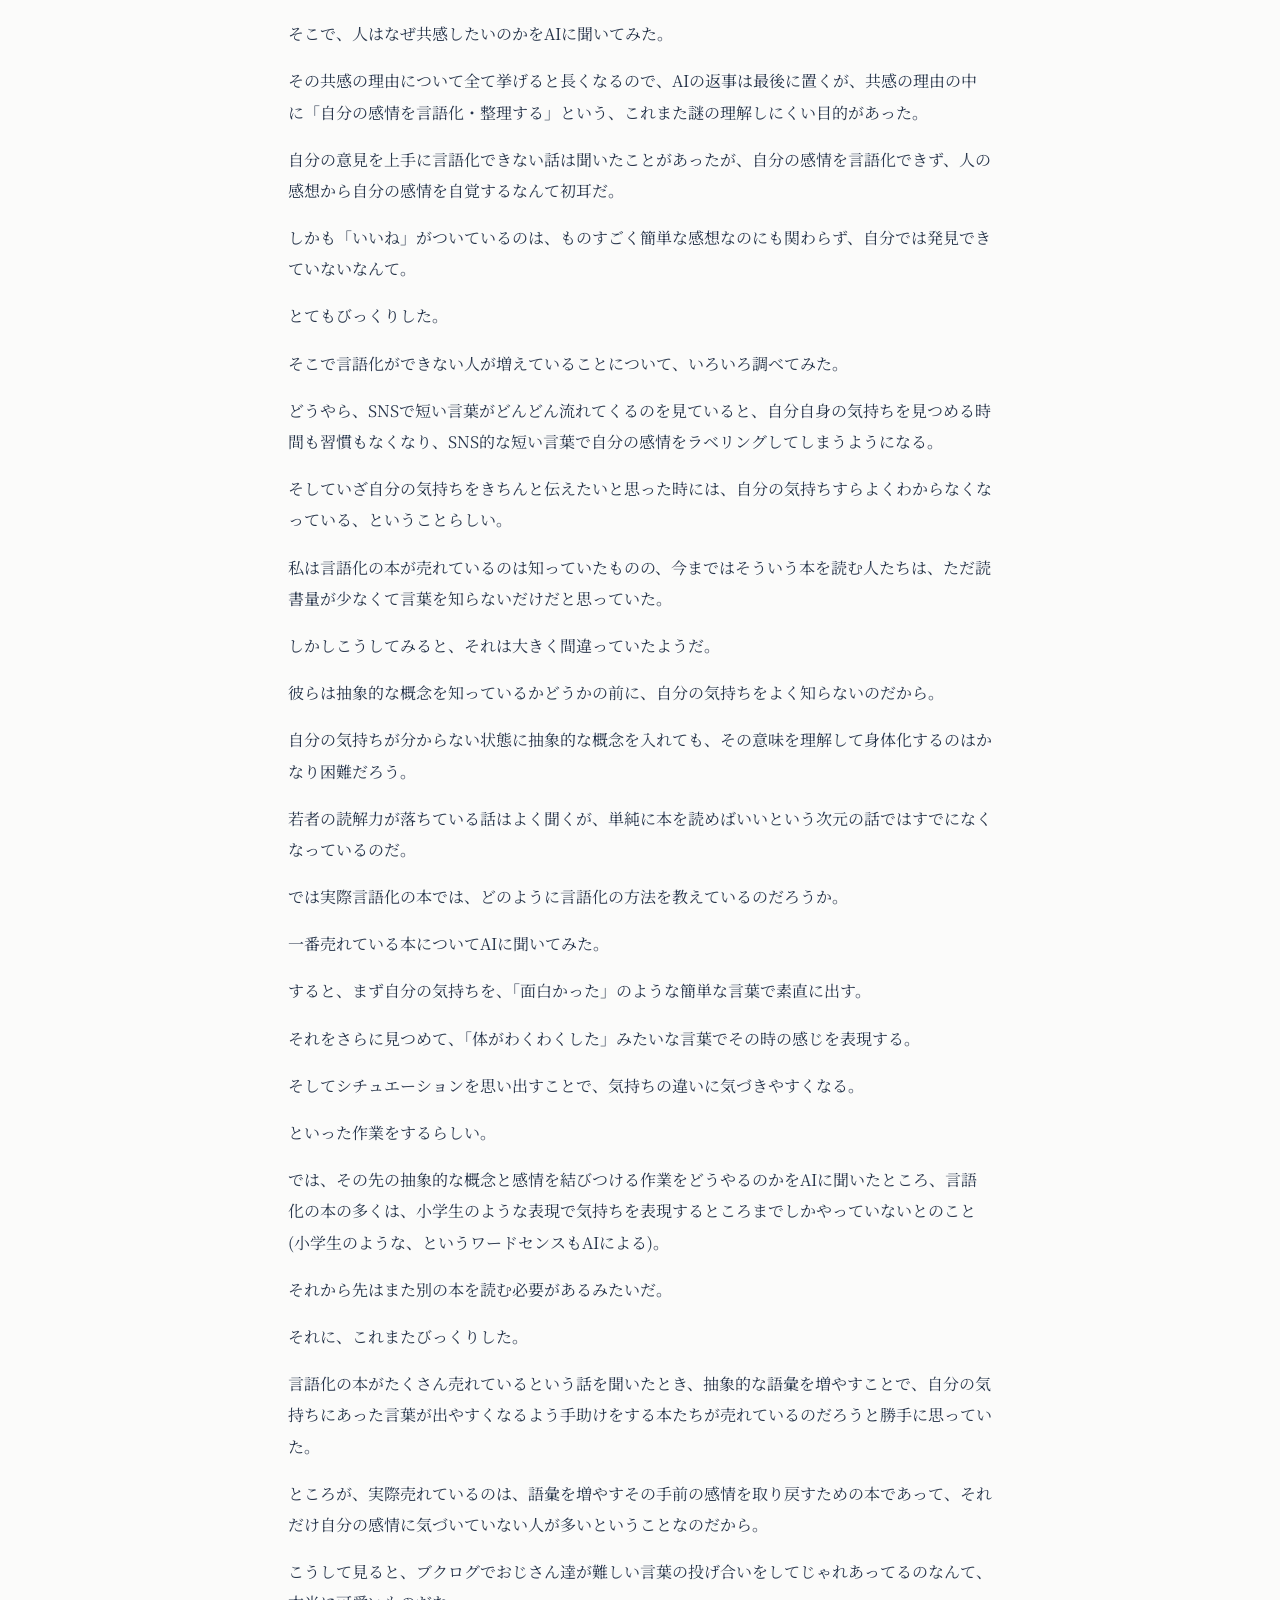
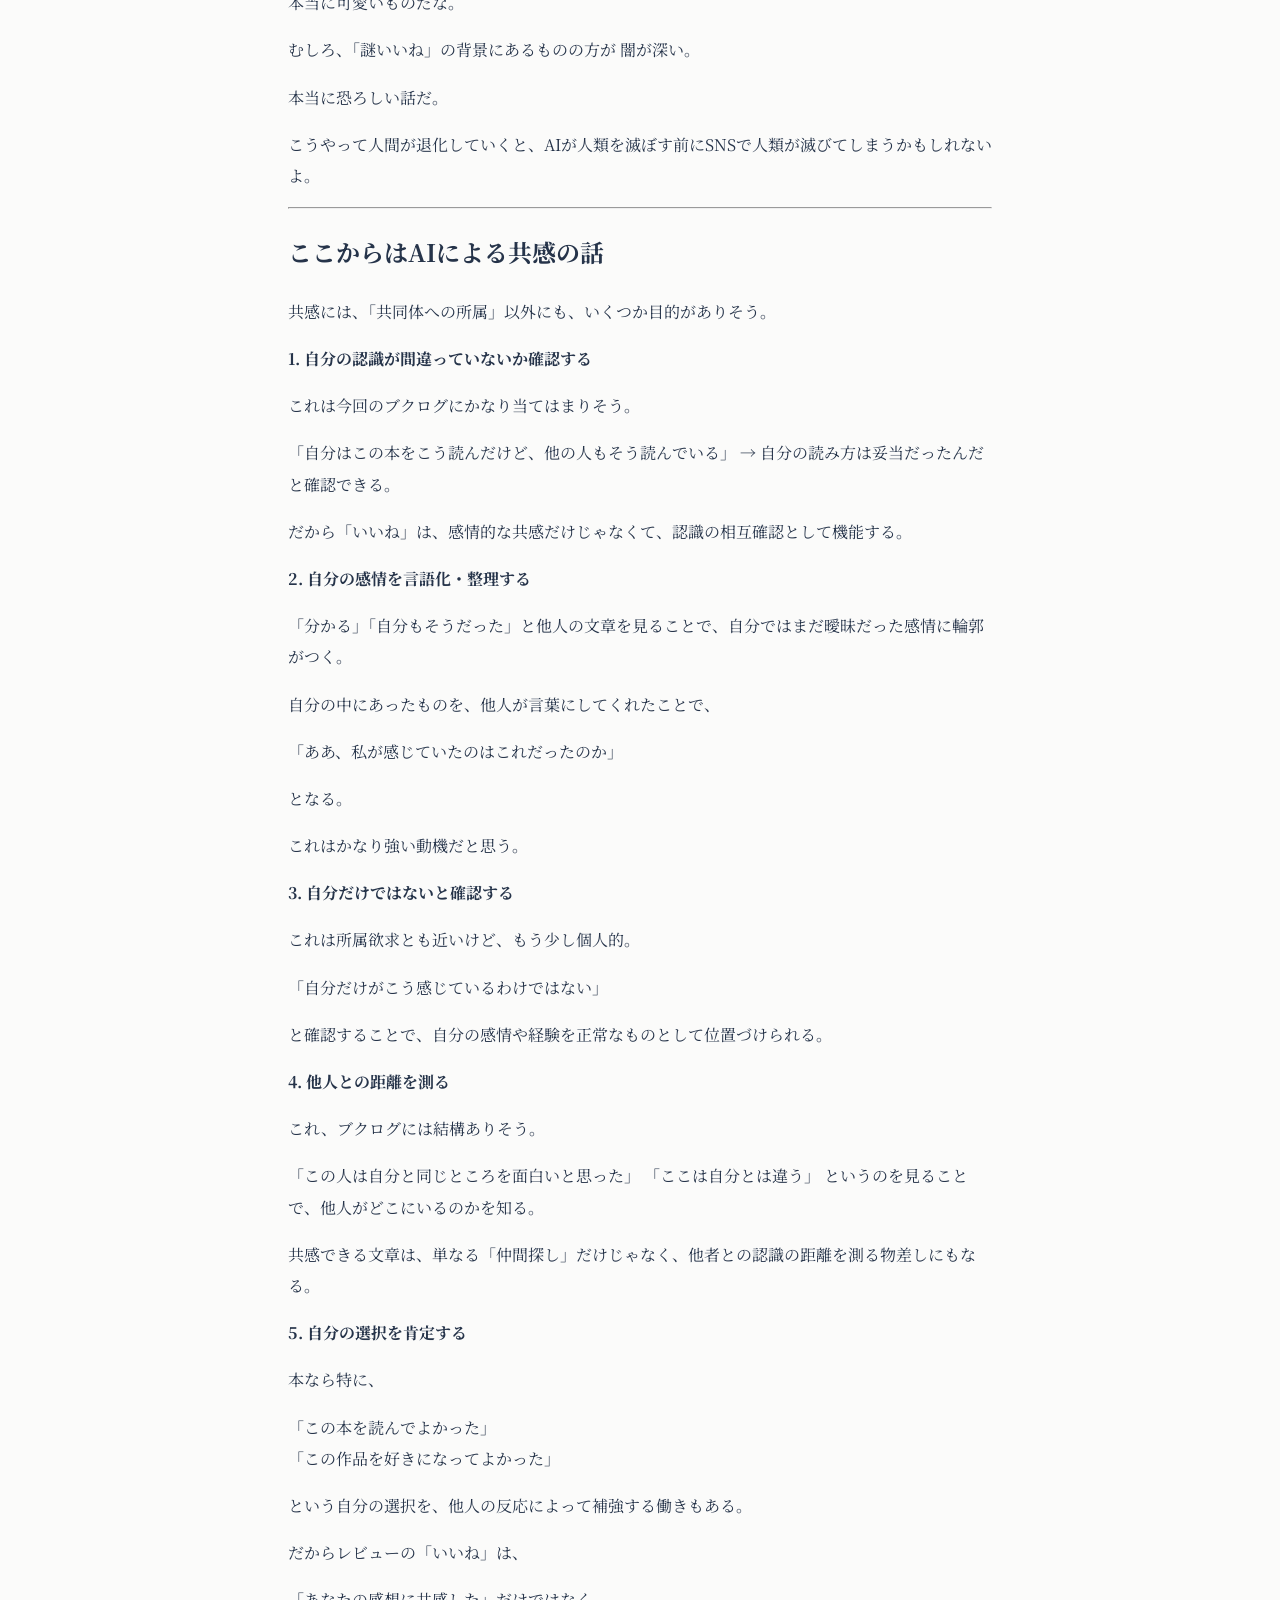
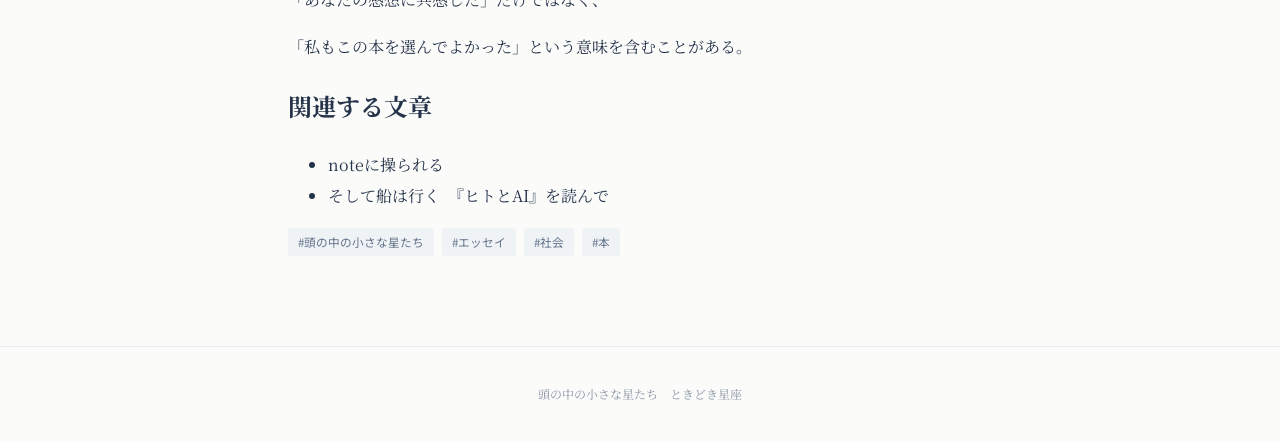
<file: horobi-no-hi.html>
<!doctype html>
<html lang="ja">
<head>
<meta charset="utf-8">
<meta name="viewport" content="width=device-width, initial-scale=1">
<title>滅びの日｜SNS・共感・言語化について考えたこと｜頭の中の小さな星たち　ときどき星座</title>
<meta name="description" content="ブクログの「いいね」から、共感や言語化について考え、SNSによって人間の感情や読解力がどう変わっているのかを考えた。">
<link rel="preconnect" href="https://fonts.googleapis.com">
<link rel="preconnect" href="https://fonts.gstatic.com" crossorigin>
<link href="https://fonts.googleapis.com/css2?family=Noto+Sans+JP:wght@400;500&family=Noto+Serif+JP:wght@400;500&display=swap" rel="stylesheet">
<link rel="stylesheet" href="style.css">
</head>

<body>

<header class="hero">
  <div class="hero-content">
    <a class="site-title" href="index.html">頭の中の小さな星たち　ときどき星座</a>
  </div>
</header>

<nav class="nav">
  <a href="index.html">ホーム</a>
  <a href="tags.html">タグ</a>
  <a href="articles.html">すべての記事</a>
</nav>

<main class="article">

<p class="date">2026年9月25日</p>

<h1>滅びの日</h1>

<p>ここ数日ずっとブクログについて考えている。</p>

<p>そこで「いいね」がつくものには2パターンある。</p>

<p>まず1つ目のパターンは分かりやすい感情を書いた感想。</p>

<p>この本のここが面白かった、ここが怖かった、みたいな分かりやすい感想にたくさんの「いいね」がついていたりする。</p>

<p>あまりにも普通の感想なので、本当になぜ「いいね」を押したくなるのかがさっぱりわからず、私は「謎いいね」と名付けた。</p>

<p>2つ目のパターンは、抽象的な概念をつなげて本の内容を説明しているもの。</p>

<p>しかし本の内容から離れることはほとんどなく、本から得られる情報の、それ以上でもそれ以下でもないのがポイントだ。</p>

<p>このタイプの文章を書く、思想を語りたい人たちは、難しい言葉を使うこと自体が好きなようで、プロフィールなどからも大学で哲学などを学んだ人が結構いそうである。</p>

<p>普段の生活では誰も聞いてくれないから、ブクログに来てここぞとばかりに知識を披露しているおじさんたちなのかもしれない。</p>

<p>しかし私からすると、そんなに難しい言葉じゃなくてもわかる本の内容なのに、おじさんたちが知性をひけらしたくて、難しい言葉をわざわざこねくり回しているように見える。</p>

<p>おじさん同士のマウントごっこみたいでなんだかなあ、と思っていた。</p>

<p>この2つのパターンは、内容や使う言葉の難しさ、文の長さなどは、まさに対極にあるのだが、それに「いいね」をする人たちは、実は同じ気持ちなのではないかと思う。</p>

<p>最初のものは感情への共感、次のものは考えへの共感という違いはあるが、どちらも誰かと思いを共有したい、共感したいという気持ちから起きる「いいね」なのではないだろうか。</p>

<p>しかし、最初の「謎いいね」については、わざわざ「いいね」を押すまでもないような分かりきった感想なのに、なぜ共感したいのかがやはり謎として残る。</p>

<p>そこで、人はなぜ共感したいのかをAIに聞いてみた。</p>

<p>その共感の理由について全て挙げると長くなるので、AIの返事は最後に置くが、共感の理由の中に「自分の感情を言語化・整理する」という、これまた謎の理解しにくい目的があった。</p>

<p>自分の意見を上手に言語化できない話は聞いたことがあったが、自分の感情を言語化できず、人の感想から自分の感情を自覚するなんて初耳だ。</p>

<p>しかも「いいね」がついているのは、ものすごく簡単な感想なのにも関わらず、自分では発見できていないなんて。</p>

<p>とてもびっくりした。</p>

<p>そこで言語化ができない人が増えていることについて、いろいろ調べてみた。</p>

<p>どうやら、SNSで短い言葉がどんどん流れてくるのを見ていると、自分自身の気持ちを見つめる時間も習慣もなくなり、SNS的な短い言葉で自分の感情をラベリングしてしまうようになる。</p>

<p>そしていざ自分の気持ちをきちんと伝えたいと思った時には、自分の気持ちすらよくわからなくなっている、ということらしい。</p>

<p>私は言語化の本が売れているのは知っていたものの、今まではそういう本を読む人たちは、ただ読書量が少なくて言葉を知らないだけだと思っていた。</p>

<p>しかしこうしてみると、それは大きく間違っていたようだ。</p>

<p>彼らは抽象的な概念を知っているかどうかの前に、自分の気持ちをよく知らないのだから。</p>

<p>自分の気持ちが分からない状態に抽象的な概念を入れても、その意味を理解して身体化するのはかなり困難だろう。</p>

<p>若者の読解力が落ちている話はよく聞くが、単純に本を読めばいいという次元の話ではすでになくなっているのだ。</p>

<p>では実際言語化の本では、どのように言語化の方法を教えているのだろうか。</p>

<p>一番売れている本についてAIに聞いてみた。</p>

<p>すると、まず自分の気持ちを、「面白かった」のような簡単な言葉で素直に出す。</p>

<p>それをさらに見つめて、「体がわくわくした」みたいな言葉でその時の感じを表現する。</p>

<p>そしてシチュエーションを思い出すことで、気持ちの違いに気づきやすくなる。</p>

<p>といった作業をするらしい。</p>

<p>では、その先の抽象的な概念と感情を結びつける作業をどうやるのかをAIに聞いたところ、言語化の本の多くは、小学生のような表現で気持ちを表現するところまでしかやっていないとのこと(小学生のような、というワードセンスもAIによる)。</p>

<p>それから先はまた別の本を読む必要があるみたいだ。</p>

<p>それに、これまたびっくりした。</p>

<p>言語化の本がたくさん売れているという話を聞いたとき、抽象的な語彙を増やすことで、自分の気持ちにあった言葉が出やすくなるよう手助けをする本たちが売れているのだろうと勝手に思っていた。</p>

<p>ところが、実際売れているのは、語彙を増やすその手前の感情を取り戻すための本であって、それだけ自分の感情に気づいていない人が多いということなのだから。</p>

<p>こうして見ると、ブクログでおじさん達が難しい言葉の投げ合いをしてじゃれあってるのなんて、本当に可愛いものだな。</p>

<p>むしろ、「謎いいね」の背景にあるものの方が 闇が深い。</p>

<p>本当に恐ろしい話だ。</p>

<p>こうやって人間が退化していくと、AIが人類を滅ぼす前にSNSで人類が滅びてしまうかもしれないよ。</p>

<hr>

<h2>ここからはAIによる共感の話</h2>

<p>共感には、「共同体への所属」以外にも、いくつか目的がありそう。</p>

<p><strong>1. 自分の認識が間違っていないか確認する</strong></p>

<p>これは今回のブクログにかなり当てはまりそう。</p>

<p>「自分はこの本をこう読んだけど、他の人もそう読んでいる」 → 自分の読み方は妥当だったんだと確認できる。</p>

<p>だから「いいね」は、感情的な共感だけじゃなくて、認識の相互確認として機能する。</p>

<p><strong>2. 自分の感情を言語化・整理する</strong></p>

<p>「分かる」「自分もそうだった」と他人の文章を見ることで、自分ではまだ曖昧だった感情に輪郭がつく。</p>

<p>自分の中にあったものを、他人が言葉にしてくれたことで、</p>

<p>「ああ、私が感じていたのはこれだったのか」</p>

<p>となる。</p>

<p>これはかなり強い動機だと思う。</p>

<p><strong>3. 自分だけではないと確認する</strong></p>

<p>これは所属欲求とも近いけど、もう少し個人的。</p>

<p>「自分だけがこう感じているわけではない」</p>

<p>と確認することで、自分の感情や経験を正常なものとして位置づけられる。</p>

<p><strong>4. 他人との距離を測る</strong></p>

<p>これ、ブクログには結構ありそう。</p>

<p>「この人は自分と同じところを面白いと思った」 「ここは自分とは違う」 というのを見ることで、他人がどこにいるのかを知る。</p>

<p>共感できる文章は、単なる「仲間探し」だけじゃなく、他者との認識の距離を測る物差しにもなる。</p>

<p><strong>5. 自分の選択を肯定する</strong></p>

<p>本なら特に、</p>

<p>「この本を読んでよかった」<br>
「この作品を好きになってよかった」</p>

<p>という自分の選択を、他人の反応によって補強する働きもある。</p>

<p>だからレビューの「いいね」は、</p>

<p>「あなたの感想に共感した」だけではなく、</p>

<p>「私もこの本を選んでよかった」という意味を含むことがある。</p>

<section class="related-posts">
  <h2>関連する文章</h2>

  <ul>
    <li><a href="note-ni-ayatsurareru.html">noteに操られる</a></li>
    <li><a href="fune-wa-yuku-hito-to-ai.html">そして船は行く　『ヒトとAI』を読んで</a></li>
  </ul>
  </section>

<div class="tags">
  <a class="tag" href="tags.html#site">#頭の中の小さな星たち</a>
  <a class="tag" href="tags.html#エッセイ">#エッセイ</a>
  <a class="tag" href="tags.html#社会">#社会</a>
  <a class="tag" href="tags.html#本">#本</a>
</div>

</main>

<footer>頭の中の小さな星たち　ときどき星座</footer>

</body>
</html>
</file>
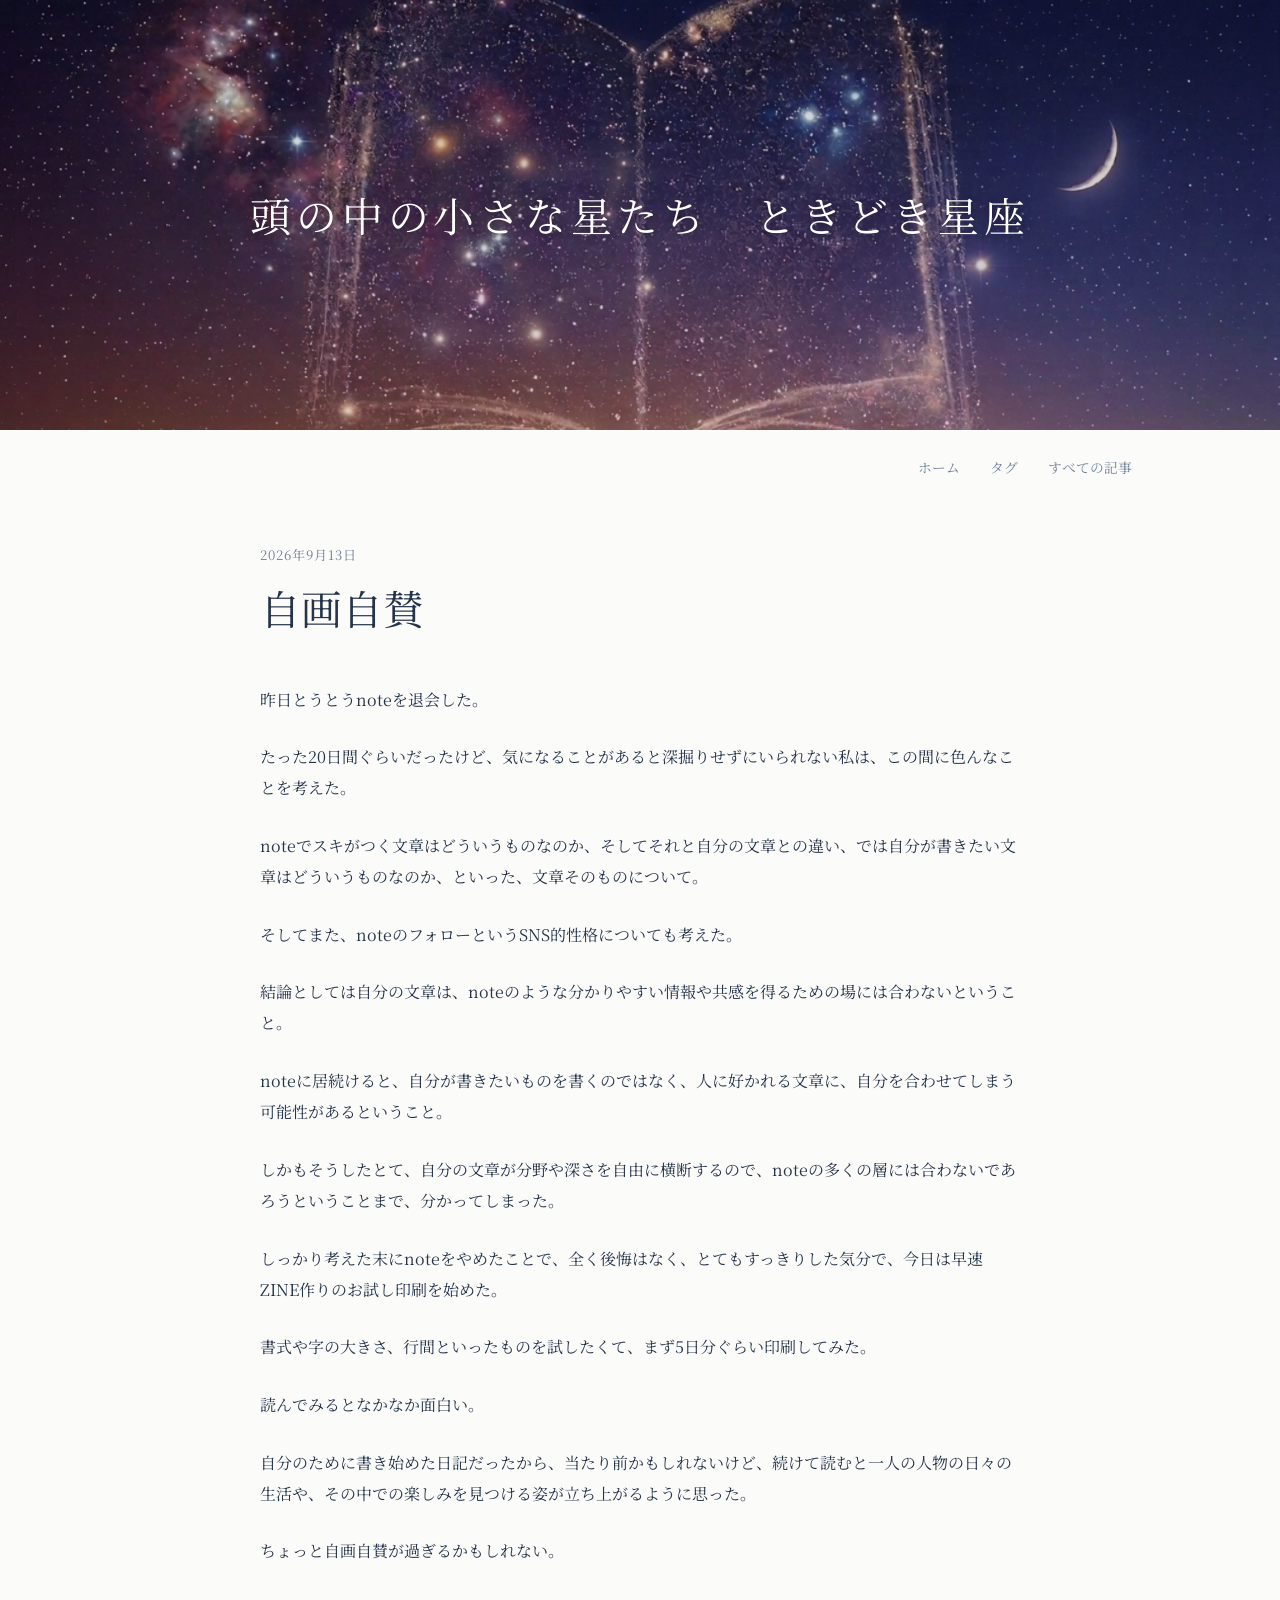
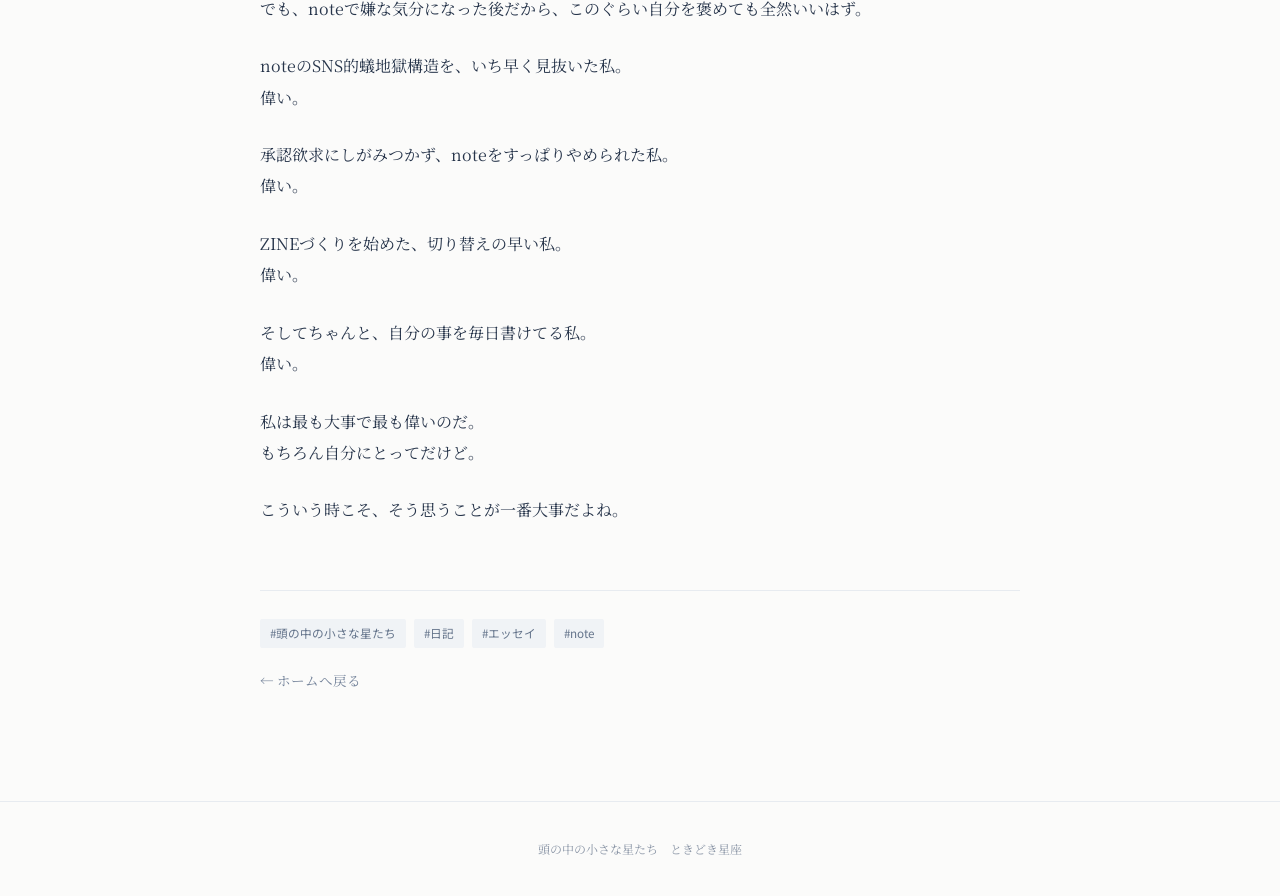
<file: jigajisan.html>
<!doctype html>
<html lang="ja">
<head>
<meta charset="utf-8">
<meta name="viewport" content="width=device-width, initial-scale=1">
<title>自画自賛｜頭の中の小さな星たち　ときどき星座</title>
<link rel="preconnect" href="https://fonts.googleapis.com">
<link rel="preconnect" href="https://fonts.gstatic.com" crossorigin>
<link href="https://fonts.googleapis.com/css2?family=Noto+Sans+JP:wght@400;500&family=Noto+Serif+JP:wght@400;500&display=swap" rel="stylesheet">
<link rel="stylesheet" href="style.css">
</head>
<body>
<header class="hero">
  <div class="hero-content">
    <a class="site-title" href="index.html">頭の中の小さな星たち　ときどき星座</a>
  </div>
</header>

<nav class="nav">
  <a href="index.html">ホーム</a>
  <a href="tags.html">タグ</a>
  <a href="articles.html">すべての記事</a>
</nav>

<main>
<article class="article">
  <div class="article-meta date">2026年9月13日</div>
  <h1>自画自賛</h1>

  <div class="article-body">
    <p>昨日とうとうnoteを退会した。</p>

    <p>たった20日間ぐらいだったけど、気になることがあると深掘りせずにいられない私は、この間に色んなことを考えた。</p>

    <p>noteでスキがつく文章はどういうものなのか、そしてそれと自分の文章との違い、では自分が書きたい文章はどういうものなのか、といった、文章そのものについて。</p>

    <p>そしてまた、noteのフォローというSNS的性格についても考えた。</p>

    <p>結論としては自分の文章は、noteのような分かりやすい情報や共感を得るための場には合わないということ。</p>

    <p>noteに居続けると、自分が書きたいものを書くのではなく、人に好かれる文章に、自分を合わせてしまう可能性があるということ。</p>

    <p>しかもそうしたとて、自分の文章が分野や深さを自由に横断するので、noteの多くの層には合わないであろうということまで、分かってしまった。</p>

    <p>しっかり考えた末にnoteをやめたことで、全く後悔はなく、とてもすっきりした気分で、今日は早速ZINE作りのお試し印刷を始めた。</p>

    <p>書式や字の大きさ、行間といったものを試したくて、まず5日分ぐらい印刷してみた。</p>

    <p>読んでみるとなかなか面白い。</p>

    <p>自分のために書き始めた日記だったから、当たり前かもしれないけど、続けて読むと一人の人物の日々の生活や、その中での楽しみを見つける姿が立ち上がるように思った。</p>

    <p>ちょっと自画自賛が過ぎるかもしれない。</p>

    <p>でも、noteで嫌な気分になった後だから、このぐらい自分を褒めても全然いいはず。</p>

    <p>noteのSNS的蟻地獄構造を、いち早く見抜いた私。<br>偉い。</p>

    <p>承認欲求にしがみつかず、noteをすっぱりやめられた私。<br>偉い。</p>

    <p>ZINEづくりを始めた、切り替えの早い私。<br>偉い。</p>

    <p>そしてちゃんと、自分の事を毎日書けてる私。<br>偉い。</p>

    <p>私は最も大事で最も偉いのだ。<br>もちろん自分にとってだけど。</p>

    <p>こういう時こそ、そう思うことが一番大事だよね。</p>
  </div>

  <div class="article-footer">
    <div class="tags">
      <a class="tag" href="tags.html#site">#頭の中の小さな星たち</a>
      <a class="tag" href="tags.html#日記">#日記</a>
      <a class="tag" href="tags.html#エッセイ">#エッセイ</a>
      <a class="tag" href="tags.html#note">#note</a>
    </div>

    <p><a class="back" href="index.html">← ホームへ戻る</a></p>
  </div>
</article>
</main>

<footer>頭の中の小さな星たち　ときどき星座</footer>
</body>
</html>
</file>
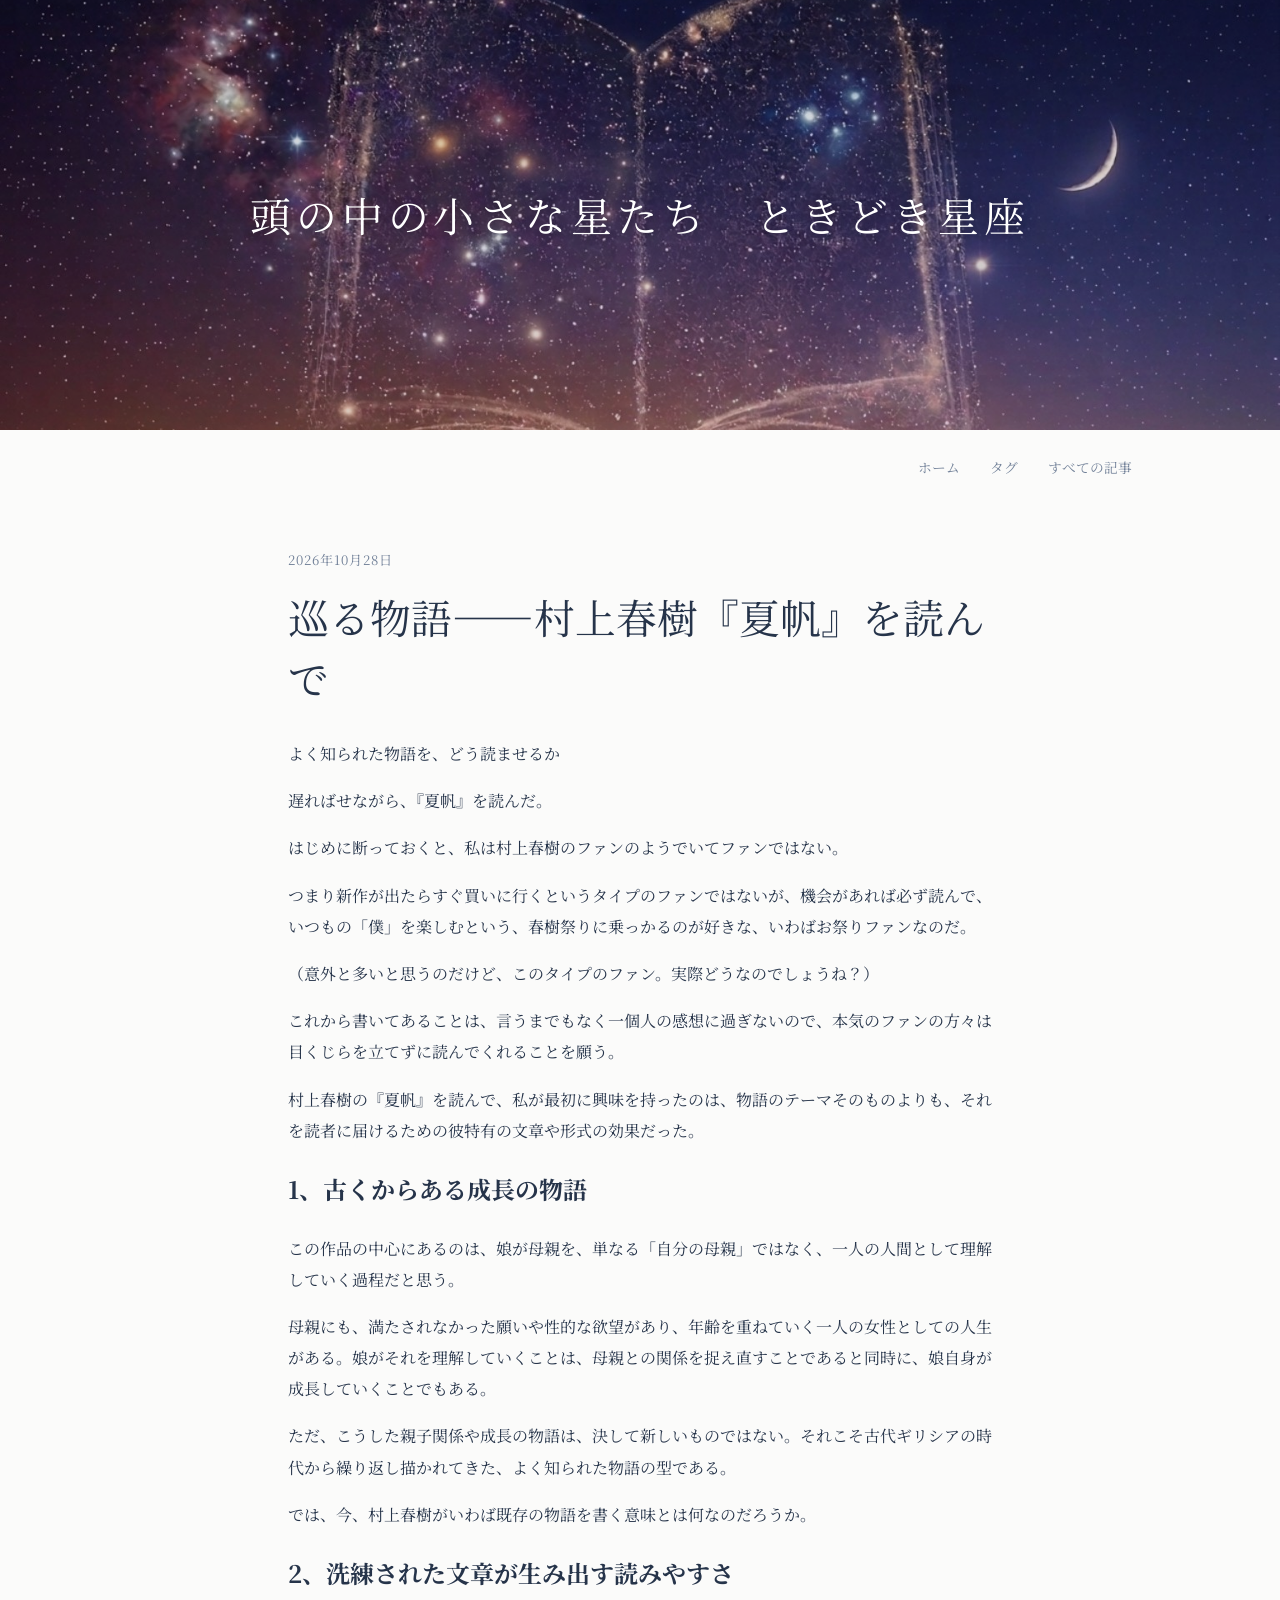
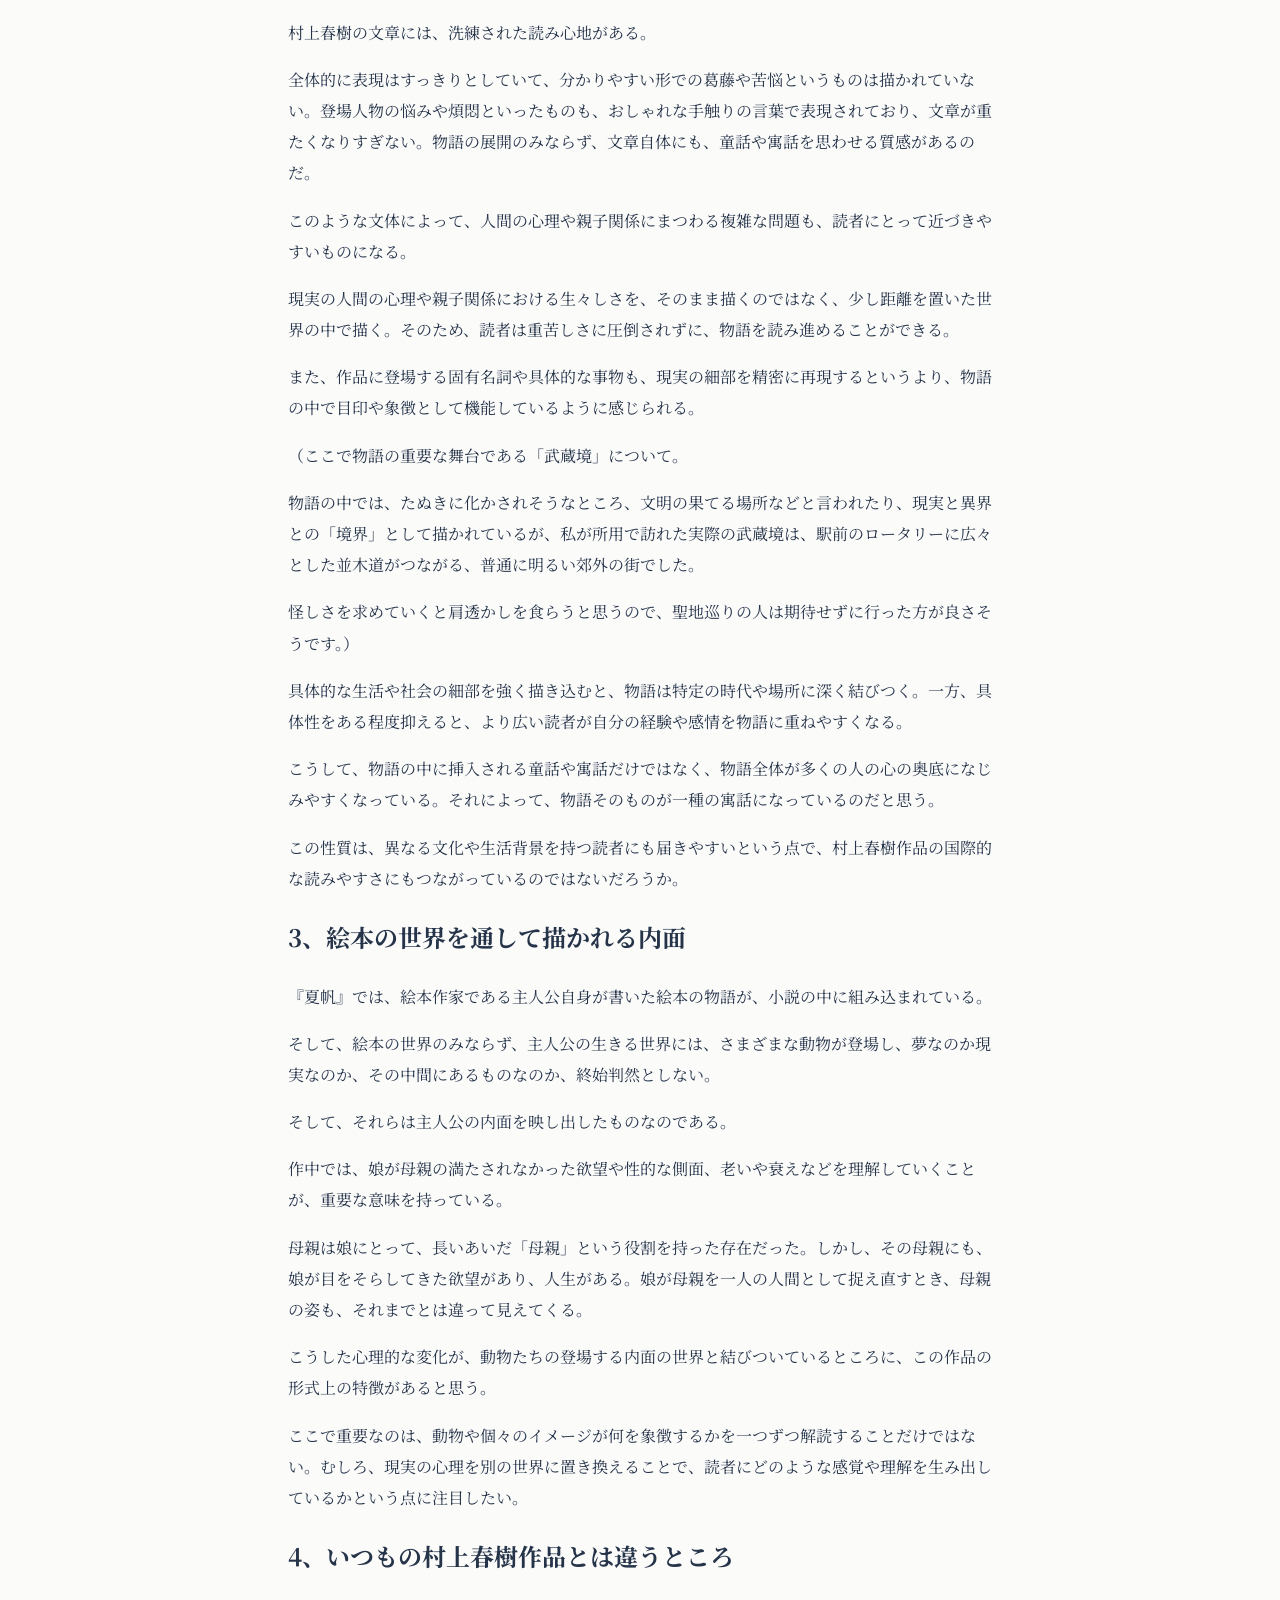
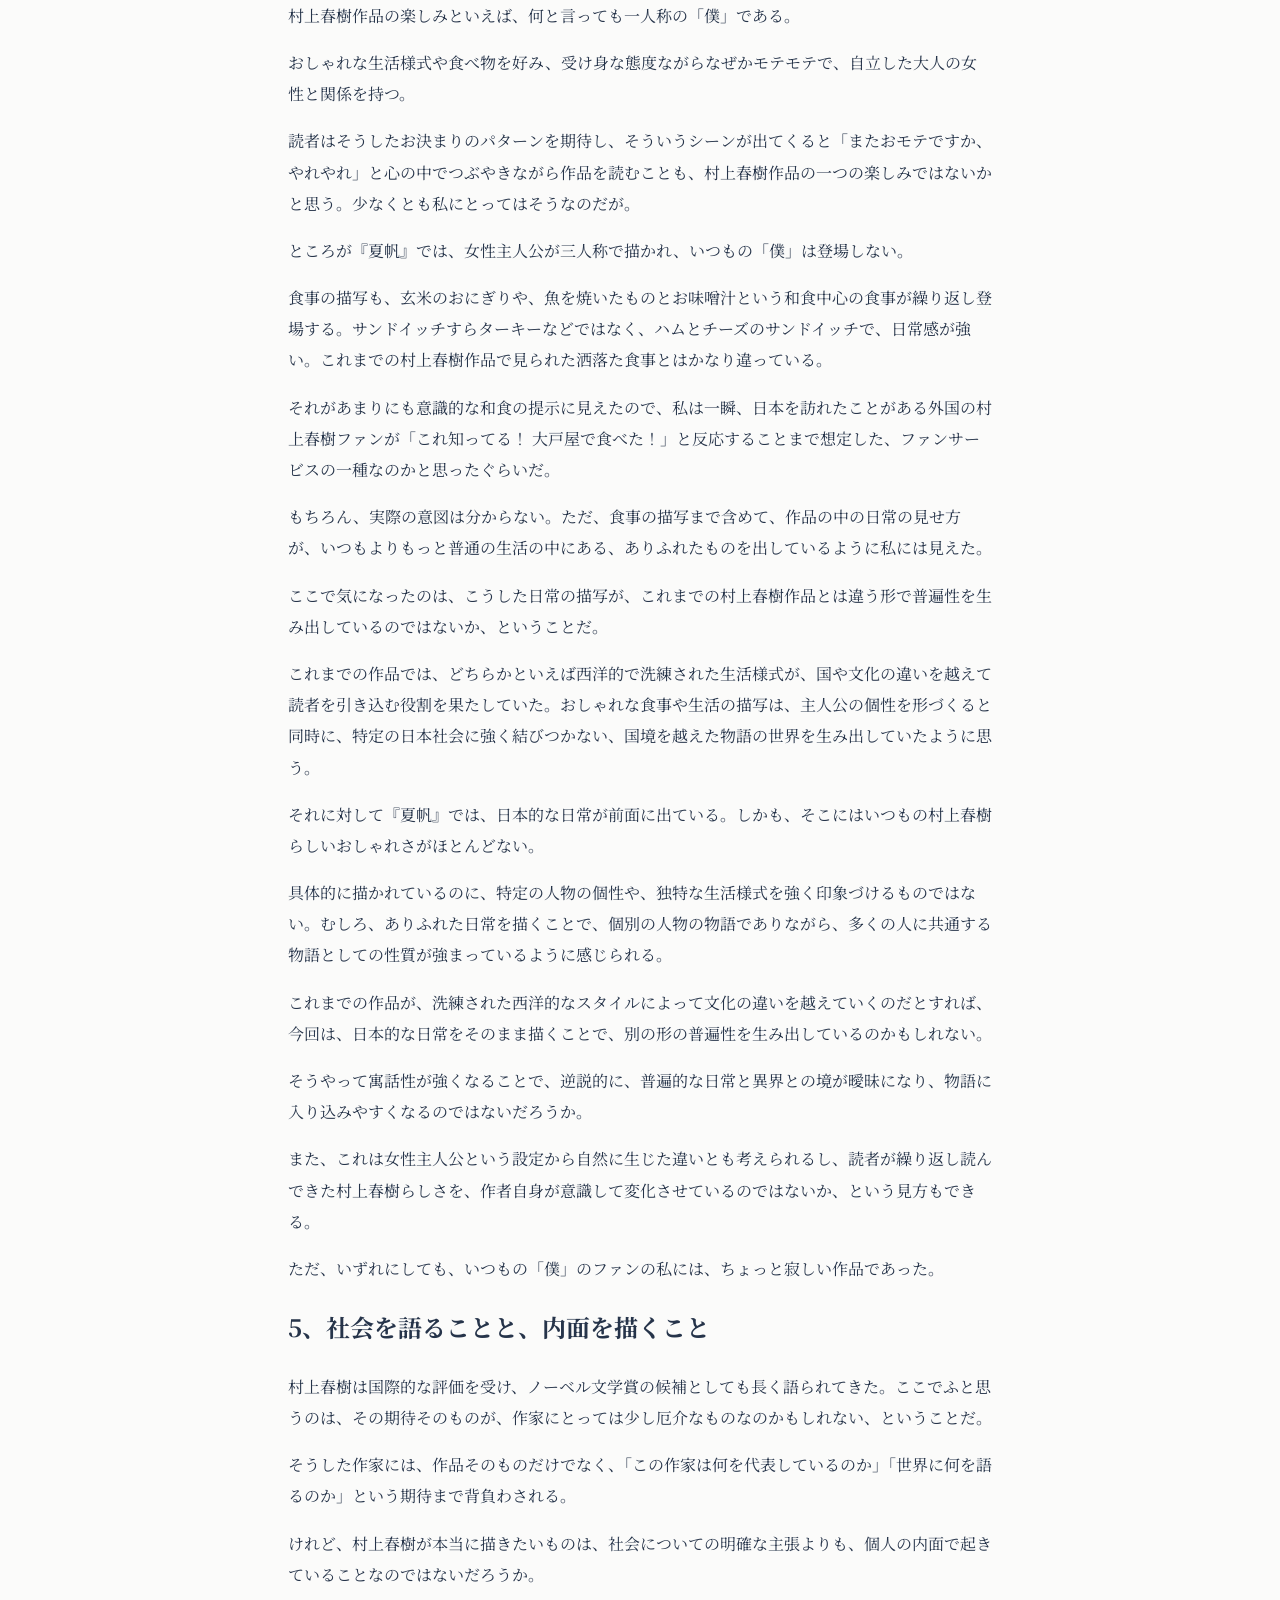
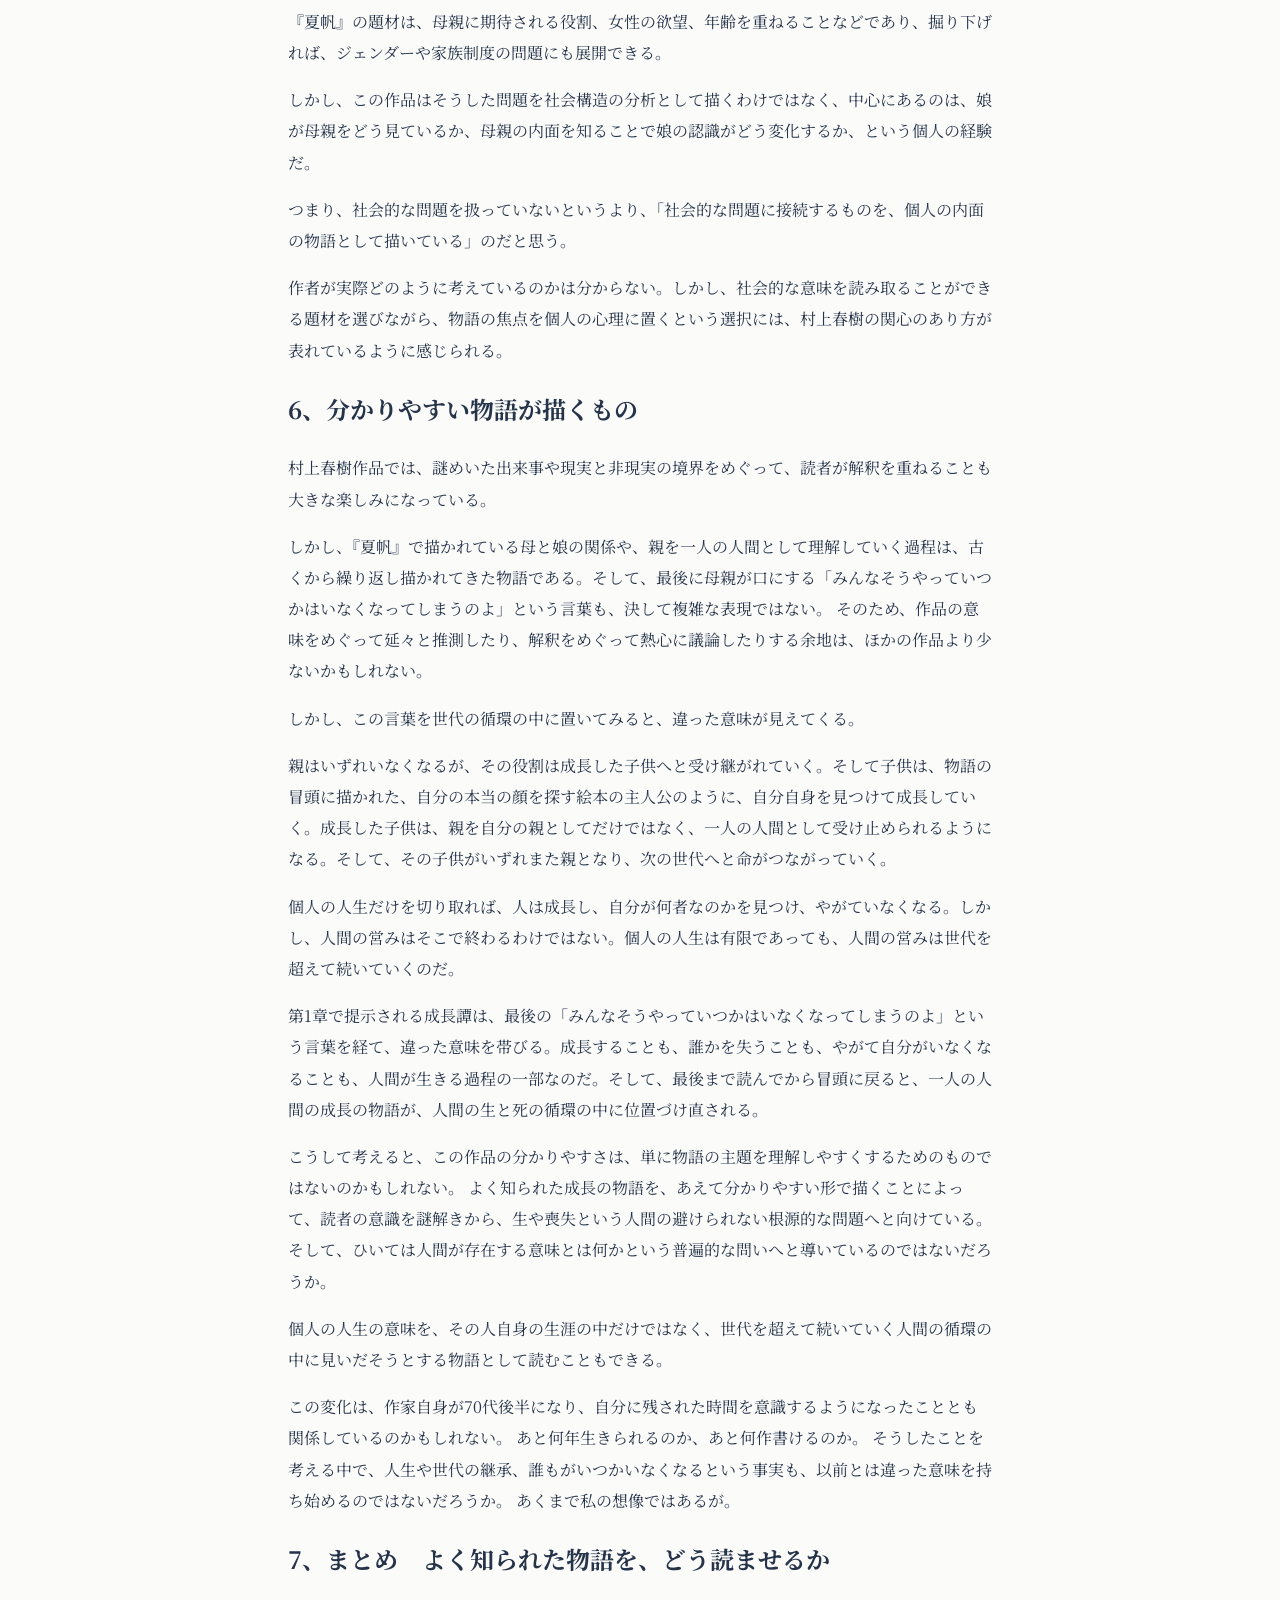
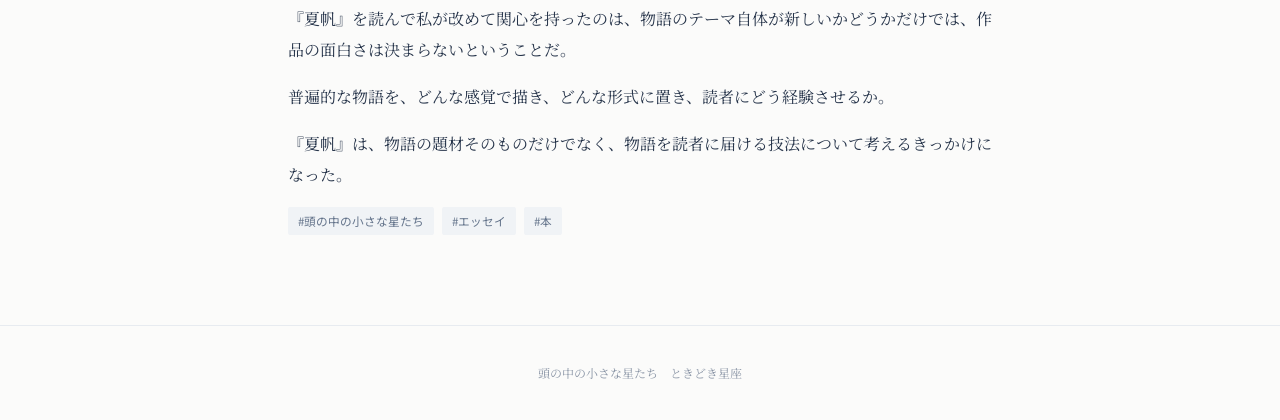
<file: meguru-monogatari (1).html>
<!doctype html>
<html lang="ja">
<head>
<meta charset="utf-8">
<meta name="viewport" content="width=device-width, initial-scale=1">
<title>巡る物語――村上春樹『夏帆』を読んで｜頭の中の小さな星たち　ときどき星座</title>
<meta name="description" content="村上春樹『夏帆』を読み、古くからある成長の物語を、文章や形式によってどう読者に届けているのかを考える。">
<link rel="preconnect" href="https://fonts.googleapis.com">
<link rel="preconnect" href="https://fonts.gstatic.com" crossorigin>
<link href="https://fonts.googleapis.com/css2?family=Noto+Sans+JP:wght@400;500&family=Noto+Serif+JP:wght@400;500&display=swap" rel="stylesheet">
<link rel="stylesheet" href="style.css">
</head>
<body>
<header class="hero"><div class="hero-content"><a class="site-title" href="index.html">頭の中の小さな星たち　ときどき星座</a></div></header>
<nav class="nav"><a href="index.html">ホーム</a><a href="tags.html">タグ</a><a href="articles.html">すべての記事</a></nav>
<main class="article">
<p class="date">2026年10月28日</p>
<h1>巡る物語――村上春樹『夏帆』を読んで</h1>
<p class="subtitle">よく知られた物語を、どう読ませるか</p>
<p>遅ればせながら、『夏帆』を読んだ。</p>

<p>はじめに断っておくと、私は村上春樹のファンのようでいてファンではない。</p>

<p>つまり新作が出たらすぐ買いに行くというタイプのファンではないが、機会があれば必ず読んで、いつもの「僕」を楽しむという、春樹祭りに乗っかるのが好きな、いわばお祭りファンなのだ。</p>

<p>（意外と多いと思うのだけど、このタイプのファン。実際どうなのでしょうね？）</p>

<p>これから書いてあることは、言うまでもなく一個人の感想に過ぎないので、本気のファンの方々は目くじらを立てずに読んでくれることを願う。</p>

<p>村上春樹の『夏帆』を読んで、私が最初に興味を持ったのは、物語のテーマそのものよりも、それを読者に届けるための彼特有の文章や形式の効果だった。</p>

<h2>1、古くからある成長の物語</h2>

<p>この作品の中心にあるのは、娘が母親を、単なる「自分の母親」ではなく、一人の人間として理解していく過程だと思う。</p>

<p>母親にも、満たされなかった願いや性的な欲望があり、年齢を重ねていく一人の女性としての人生がある。娘がそれを理解していくことは、母親との関係を捉え直すことであると同時に、娘自身が成長していくことでもある。</p>

<p>ただ、こうした親子関係や成長の物語は、決して新しいものではない。それこそ古代ギリシアの時代から繰り返し描かれてきた、よく知られた物語の型である。</p>

<p>では、今、村上春樹がいわば既存の物語を書く意味とは何なのだろうか。</p>

<h2>2、洗練された文章が生み出す読みやすさ</h2>

<p>村上春樹の文章には、洗練された読み心地がある。</p>

<p>全体的に表現はすっきりとしていて、分かりやすい形での葛藤や苦悩というものは描かれていない。登場人物の悩みや煩悶といったものも、おしゃれな手触りの言葉で表現されており、文章が重たくなりすぎない。物語の展開のみならず、文章自体にも、童話や寓話を思わせる質感があるのだ。</p>

<p>このような文体によって、人間の心理や親子関係にまつわる複雑な問題も、読者にとって近づきやすいものになる。</p>

<p>現実の人間の心理や親子関係における生々しさを、そのまま描くのではなく、少し距離を置いた世界の中で描く。そのため、読者は重苦しさに圧倒されずに、物語を読み進めることができる。</p>

<p>また、作品に登場する固有名詞や具体的な事物も、現実の細部を精密に再現するというより、物語の中で目印や象徴として機能しているように感じられる。</p>

<p>（ここで物語の重要な舞台である「武蔵境」について。</p>

<p>物語の中では、たぬきに化かされそうなところ、文明の果てる場所などと言われたり、現実と異界との「境界」として描かれているが、私が所用で訪れた実際の武蔵境は、駅前のロータリーに広々とした並木道がつながる、普通に明るい郊外の街でした。</p>

<p>怪しさを求めていくと肩透かしを食らうと思うので、聖地巡りの人は期待せずに行った方が良さそうです。）</p>

<p>具体的な生活や社会の細部を強く描き込むと、物語は特定の時代や場所に深く結びつく。一方、具体性をある程度抑えると、より広い読者が自分の経験や感情を物語に重ねやすくなる。</p>

<p>こうして、物語の中に挿入される童話や寓話だけではなく、物語全体が多くの人の心の奥底になじみやすくなっている。それによって、物語そのものが一種の寓話になっているのだと思う。</p>

<p>この性質は、異なる文化や生活背景を持つ読者にも届きやすいという点で、村上春樹作品の国際的な読みやすさにもつながっているのではないだろうか。</p>

<h2>3、絵本の世界を通して描かれる内面</h2>

<p>『夏帆』では、絵本作家である主人公自身が書いた絵本の物語が、小説の中に組み込まれている。</p>

<p>そして、絵本の世界のみならず、主人公の生きる世界には、さまざまな動物が登場し、夢なのか現実なのか、その中間にあるものなのか、終始判然としない。</p>

<p>そして、それらは主人公の内面を映し出したものなのである。</p>

<p>作中では、娘が母親の満たされなかった欲望や性的な側面、老いや衰えなどを理解していくことが、重要な意味を持っている。</p>

<p>母親は娘にとって、長いあいだ「母親」という役割を持った存在だった。しかし、その母親にも、娘が目をそらしてきた欲望があり、人生がある。娘が母親を一人の人間として捉え直すとき、母親の姿も、それまでとは違って見えてくる。</p>

<p>こうした心理的な変化が、動物たちの登場する内面の世界と結びついているところに、この作品の形式上の特徴があると思う。</p>

<p>ここで重要なのは、動物や個々のイメージが何を象徴するかを一つずつ解読することだけではない。むしろ、現実の心理を別の世界に置き換えることで、読者にどのような感覚や理解を生み出しているかという点に注目したい。</p>

<h2>4、いつもの村上春樹作品とは違うところ</h2>

<p>村上春樹作品の楽しみといえば、何と言っても一人称の「僕」である。</p>

<p>おしゃれな生活様式や食べ物を好み、受け身な態度ながらなぜかモテモテで、自立した大人の女性と関係を持つ。</p>

<p>読者はそうしたお決まりのパターンを期待し、そういうシーンが出てくると「またおモテですか、やれやれ」と心の中でつぶやきながら作品を読むことも、村上春樹作品の一つの楽しみではないかと思う。少なくとも私にとってはそうなのだが。</p>

<p>ところが『夏帆』では、女性主人公が三人称で描かれ、いつもの「僕」は登場しない。</p>

<p>食事の描写も、玄米のおにぎりや、魚を焼いたものとお味噌汁という和食中心の食事が繰り返し登場する。サンドイッチすらターキーなどではなく、ハムとチーズのサンドイッチで、日常感が強い。これまでの村上春樹作品で見られた洒落た食事とはかなり違っている。</p>

<p>それがあまりにも意識的な和食の提示に見えたので、私は一瞬、日本を訪れたことがある外国の村上春樹ファンが「これ知ってる！ 大戸屋で食べた！」と反応することまで想定した、ファンサービスの一種なのかと思ったぐらいだ。</p>

<p>もちろん、実際の意図は分からない。ただ、食事の描写まで含めて、作品の中の日常の見せ方が、いつもよりもっと普通の生活の中にある、ありふれたものを出しているように私には見えた。</p>

<p>ここで気になったのは、こうした日常の描写が、これまでの村上春樹作品とは違う形で普遍性を生み出しているのではないか、ということだ。</p>

<p>これまでの作品では、どちらかといえば西洋的で洗練された生活様式が、国や文化の違いを越えて読者を引き込む役割を果たしていた。おしゃれな食事や生活の描写は、主人公の個性を形づくると同時に、特定の日本社会に強く結びつかない、国境を越えた物語の世界を生み出していたように思う。</p>

<p>それに対して『夏帆』では、日本的な日常が前面に出ている。しかも、そこにはいつもの村上春樹らしいおしゃれさがほとんどない。</p>

<p>具体的に描かれているのに、特定の人物の個性や、独特な生活様式を強く印象づけるものではない。むしろ、ありふれた日常を描くことで、個別の人物の物語でありながら、多くの人に共通する物語としての性質が強まっているように感じられる。</p>

<p>これまでの作品が、洗練された西洋的なスタイルによって文化の違いを越えていくのだとすれば、今回は、日本的な日常をそのまま描くことで、別の形の普遍性を生み出しているのかもしれない。</p>

<p>そうやって寓話性が強くなることで、逆説的に、普遍的な日常と異界との境が曖昧になり、物語に入り込みやすくなるのではないだろうか。</p>

<p>また、これは女性主人公という設定から自然に生じた違いとも考えられるし、読者が繰り返し読んできた村上春樹らしさを、作者自身が意識して変化させているのではないか、という見方もできる。</p>

<p>ただ、いずれにしても、いつもの「僕」のファンの私には、ちょっと寂しい作品であった。</p>

<h2>5、社会を語ることと、内面を描くこと</h2>

<p>村上春樹は国際的な評価を受け、ノーベル文学賞の候補としても長く語られてきた。ここでふと思うのは、その期待そのものが、作家にとっては少し厄介なものなのかもしれない、ということだ。</p>

<p>そうした作家には、作品そのものだけでなく、「この作家は何を代表しているのか」「世界に何を語るのか」という期待まで背負わされる。</p>

<p>けれど、村上春樹が本当に描きたいものは、社会についての明確な主張よりも、個人の内面で起きていることなのではないだろうか。</p>

<p>『夏帆』の題材は、母親に期待される役割、女性の欲望、年齢を重ねることなどであり、掘り下げれば、ジェンダーや家族制度の問題にも展開できる。</p>

<p>しかし、この作品はそうした問題を社会構造の分析として描くわけではなく、中心にあるのは、娘が母親をどう見ているか、母親の内面を知ることで娘の認識がどう変化するか、という個人の経験だ。</p>

<p>つまり、社会的な問題を扱っていないというより、「社会的な問題に接続するものを、個人の内面の物語として描いている」のだと思う。</p>

<p>作者が実際どのように考えているのかは分からない。しかし、社会的な意味を読み取ることができる題材を選びながら、物語の焦点を個人の心理に置くという選択には、村上春樹の関心のあり方が表れているように感じられる。</p>

<h2>6、分かりやすい物語が描くもの</h2>

<p>村上春樹作品では、謎めいた出来事や現実と非現実の境界をめぐって、読者が解釈を重ねることも大きな楽しみになっている。</p>

<p>しかし、『夏帆』で描かれている母と娘の関係や、親を一人の人間として理解していく過程は、古くから繰り返し描かれてきた物語である。そして、最後に母親が口にする「みんなそうやっていつかはいなくなってしまうのよ」という言葉も、決して複雑な表現ではない。
そのため、作品の意味をめぐって延々と推測したり、解釈をめぐって熱心に議論したりする余地は、ほかの作品より少ないかもしれない。</p>

<p>しかし、この言葉を世代の循環の中に置いてみると、違った意味が見えてくる。</p>

<p>親はいずれいなくなるが、その役割は成長した子供へと受け継がれていく。そして子供は、物語の冒頭に描かれた、自分の本当の顔を探す絵本の主人公のように、自分自身を見つけて成長していく。成長した子供は、親を自分の親としてだけではなく、一人の人間として受け止められるようになる。そして、その子供がいずれまた親となり、次の世代へと命がつながっていく。</p>

<p>個人の人生だけを切り取れば、人は成長し、自分が何者なのかを見つけ、やがていなくなる。しかし、人間の営みはそこで終わるわけではない。個人の人生は有限であっても、人間の営みは世代を超えて続いていくのだ。</p>

<p>第1章で提示される成長譚は、最後の「みんなそうやっていつかはいなくなってしまうのよ」という言葉を経て、違った意味を帯びる。成長することも、誰かを失うことも、やがて自分がいなくなることも、人間が生きる過程の一部なのだ。そして、最後まで読んでから冒頭に戻ると、一人の人間の成長の物語が、人間の生と死の循環の中に位置づけ直される。</p>

<p>こうして考えると、この作品の分かりやすさは、単に物語の主題を理解しやすくするためのものではないのかもしれない。
よく知られた成長の物語を、あえて分かりやすい形で描くことによって、読者の意識を謎解きから、生や喪失という人間の避けられない根源的な問題へと向けている。そして、ひいては人間が存在する意味とは何かという普遍的な問いへと導いているのではないだろうか。</p>

<p>個人の人生の意味を、その人自身の生涯の中だけではなく、世代を超えて続いていく人間の循環の中に見いだそうとする物語として読むこともできる。</p>

<p>この変化は、作家自身が70代後半になり、自分に残された時間を意識するようになったこととも関係しているのかもしれない。
あと何年生きられるのか、あと何作書けるのか。
そうしたことを考える中で、人生や世代の継承、誰もがいつかいなくなるという事実も、以前とは違った意味を持ち始めるのではないだろうか。
あくまで私の想像ではあるが。</p>

<h2>7、まとめ　よく知られた物語を、どう読ませるか</h2>

<p>『夏帆』を読んで私が改めて関心を持ったのは、物語のテーマ自体が新しいかどうかだけでは、作品の面白さは決まらないということだ。</p>

<p>普遍的な物語を、どんな感覚で描き、どんな形式に置き、読者にどう経験させるか。</p>

<p>『夏帆』は、物語の題材そのものだけでなく、物語を読者に届ける技法について考えるきっかけになった。</p>
<div class="tags">
<a class="tag" href="tags.html#site">#頭の中の小さな星たち</a>
<a class="tag" href="tags.html#エッセイ">#エッセイ</a>
<a class="tag" href="tags.html#本">#本</a>
</div>
</main>
<footer>頭の中の小さな星たち　ときどき星座</footer>
</body>
</html>
</file>
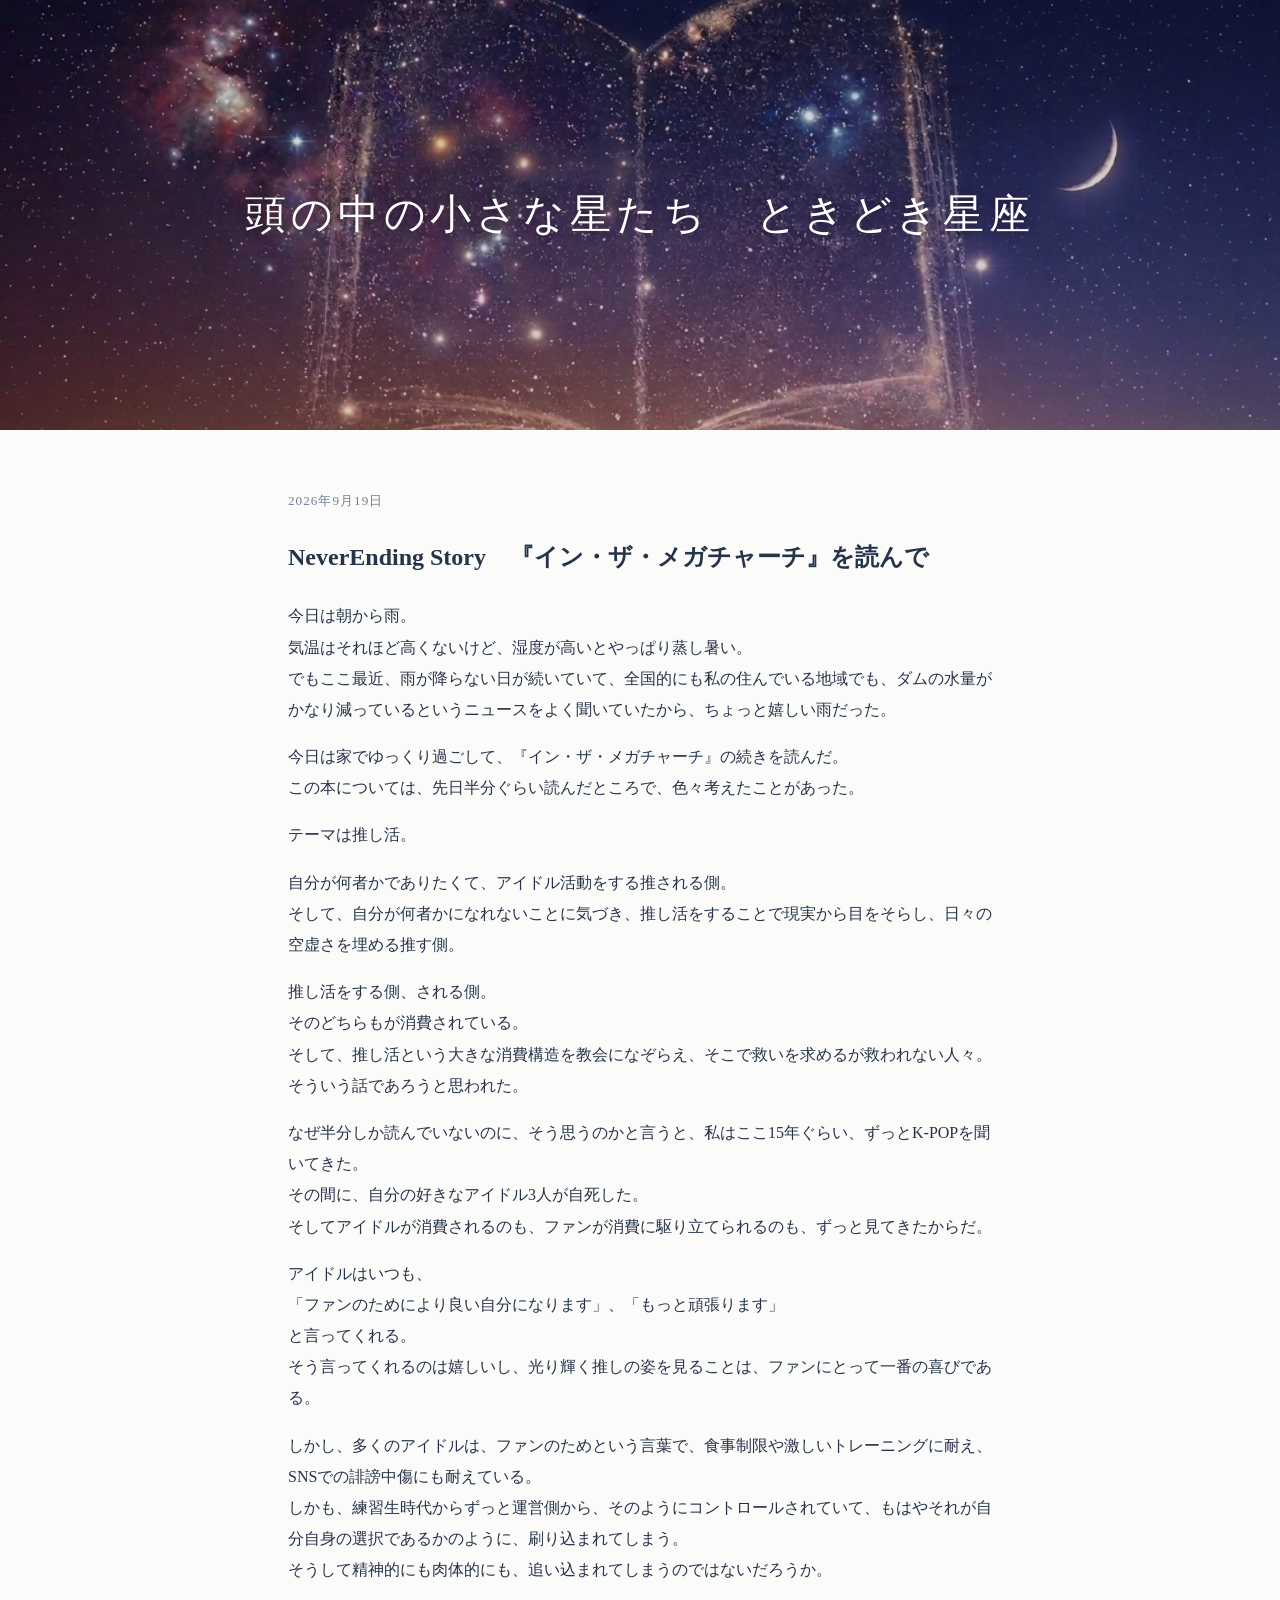
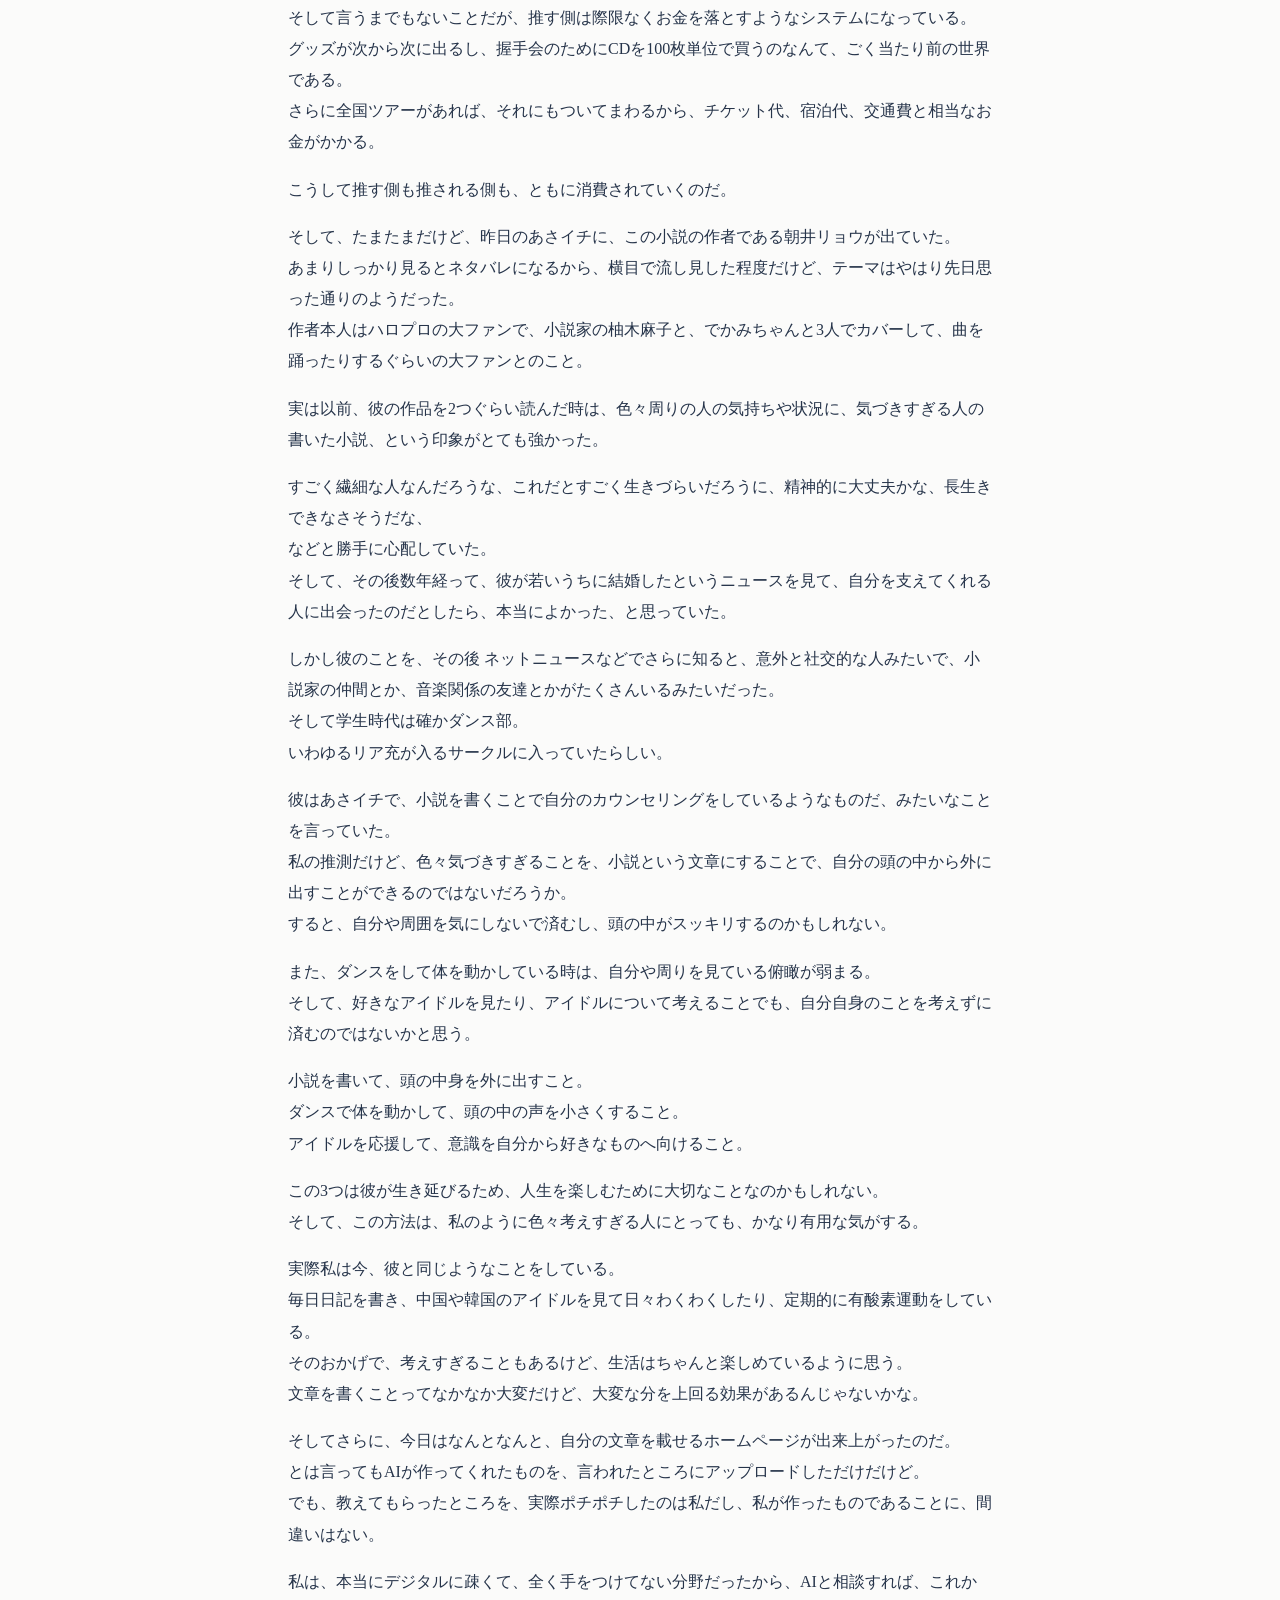
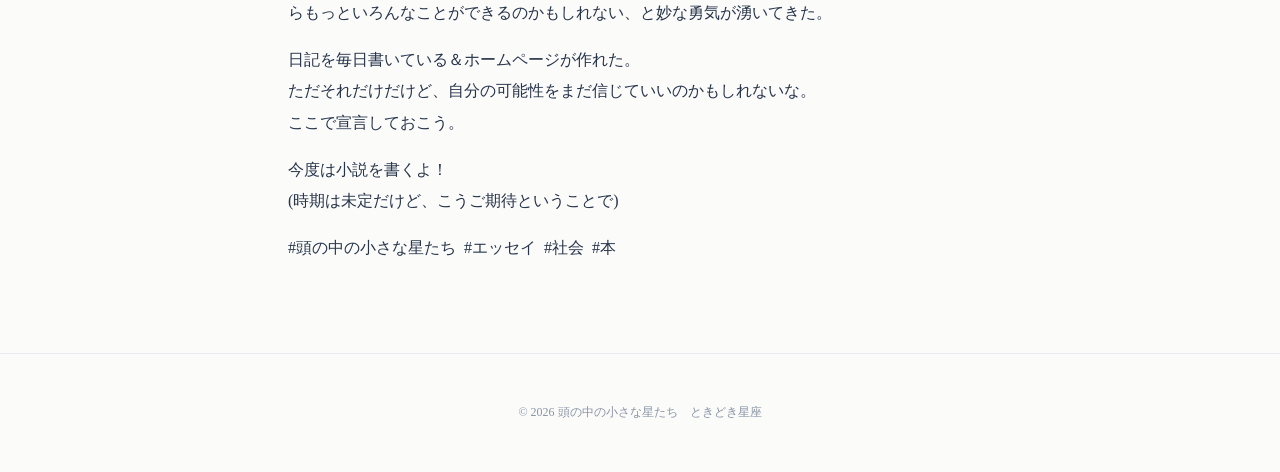
<file: neverending-story-in-the-megachurch.html>
<!doctype html>
<html lang="ja">
<head>
<meta charset="utf-8">
<meta name="viewport" content="width=device-width, initial-scale=1">
<title>NeverEnding Story　『イン・ザ・メガチャーチ』を読んで｜頭の中の小さな星たち　ときどき星座</title>
<link rel="stylesheet" href="style.css">
</head>

<body>

<header class="hero">
<div class="hero-content">
<a class="site-title" href="index.html">頭の中の小さな星たち　ときどき星座</a>
</div>
</header>

<main class="article">

  <p class="date">2026年9月19日</p>

  <h2>NeverEnding Story　『イン・ザ・メガチャーチ』を読んで</h2>

  <p>
    今日は朝から雨。<br>
    気温はそれほど高くないけど、湿度が高いとやっぱり蒸し暑い。<br>
    でもここ最近、雨が降らない日が続いていて、全国的にも私の住んでいる地域でも、ダムの水量がかなり減っているというニュースをよく聞いていたから、ちょっと嬉しい雨だった。
  </p>

  <p>
    今日は家でゆっくり過ごして、『イン・ザ・メガチャーチ』の続きを読んだ。<br>
    この本については、先日半分ぐらい読んだところで、色々考えたことがあった。
  </p>

  <p>
    テーマは推し活。
  </p>

  <p>
    自分が何者かでありたくて、アイドル活動をする推される側。<br>
    そして、自分が何者かになれないことに気づき、推し活をすることで現実から目をそらし、日々の空虚さを埋める推す側。
  </p>

  <p>
    推し活をする側、される側。<br>
    そのどちらもが消費されている。<br>
    そして、推し活という大きな消費構造を教会になぞらえ、そこで救いを求めるが救われない人々。<br>
    そういう話であろうと思われた。
  </p>

  <p>
    なぜ半分しか読んでいないのに、そう思うのかと言うと、私はここ15年ぐらい、ずっとK-POPを聞いてきた。<br>
    その間に、自分の好きなアイドル3人が自死した。<br>
    そしてアイドルが消費されるのも、ファンが消費に駆り立てられるのも、ずっと見てきたからだ。
  </p>

  <p>
    アイドルはいつも、<br>
    「ファンのためにより良い自分になります」、「もっと頑張ります」<br>
    と言ってくれる。<br>
    そう言ってくれるのは嬉しいし、光り輝く推しの姿を見ることは、ファンにとって一番の喜びである。
  </p>

  <p>
    しかし、多くのアイドルは、ファンのためという言葉で、食事制限や激しいトレーニングに耐え、SNSでの誹謗中傷にも耐えている。<br>
    しかも、練習生時代からずっと運営側から、そのようにコントロールされていて、もはやそれが自分自身の選択であるかのように、刷り込まれてしまう。<br>
    そうして精神的にも肉体的にも、追い込まれてしまうのではないだろうか。
  </p>

  <p>
    そして言うまでもないことだが、推す側は際限なくお金を落とすようなシステムになっている。<br>
    グッズが次から次に出るし、握手会のためにCDを100枚単位で買うのなんて、ごく当たり前の世界である。<br>
    さらに全国ツアーがあれば、それにもついてまわるから、チケット代、宿泊代、交通費と相当なお金がかかる。
  </p>

  <p>
    こうして推す側も推される側も、ともに消費されていくのだ。
  </p>

  <p>
    そして、たまたまだけど、昨日のあさイチに、この小説の作者である朝井リョウが出ていた。<br>
    あまりしっかり見るとネタバレになるから、横目で流し見した程度だけど、テーマはやはり先日思った通りのようだった。<br>
    作者本人はハロプロの大ファンで、小説家の柚木麻子と、でかみちゃんと3人でカバーして、曲を踊ったりするぐらいの大ファンとのこと。
  </p>

  <p>
    実は以前、彼の作品を2つぐらい読んだ時は、色々周りの人の気持ちや状況に、気づきすぎる人の書いた小説、という印象がとても強かった。
  </p>

  <p>
    すごく繊細な人なんだろうな、これだとすごく生きづらいだろうに、精神的に大丈夫かな、長生きできなさそうだな、<br>
    などと勝手に心配していた。<br>
    そして、その後数年経って、彼が若いうちに結婚したというニュースを見て、自分を支えてくれる人に出会ったのだとしたら、本当によかった、と思っていた。
  </p>

  <p>
    しかし彼のことを、その後 ネットニュースなどでさらに知ると、意外と社交的な人みたいで、小説家の仲間とか、音楽関係の友達とかがたくさんいるみたいだった。<br>
    そして学生時代は確かダンス部。<br>
    いわゆるリア充が入るサークルに入っていたらしい。
  </p>

  <p>
    彼はあさイチで、小説を書くことで自分のカウンセリングをしているようなものだ、みたいなことを言っていた。<br>
    私の推測だけど、色々気づきすぎることを、小説という文章にすることで、自分の頭の中から外に出すことができるのではないだろうか。<br>
    すると、自分や周囲を気にしないで済むし、頭の中がスッキリするのかもしれない。
  </p>

  <p>
    また、ダンスをして体を動かしている時は、自分や周りを見ている俯瞰が弱まる。<br>
    そして、好きなアイドルを見たり、アイドルについて考えることでも、自分自身のことを考えずに済むのではないかと思う。
  </p>

  <p>
    小説を書いて、頭の中身を外に出すこと。<br>
    ダンスで体を動かして、頭の中の声を小さくすること。<br>
    アイドルを応援して、意識を自分から好きなものへ向けること。
  </p>

  <p>
    この3つは彼が生き延びるため、人生を楽しむために大切なことなのかもしれない。<br>
    そして、この方法は、私のように色々考えすぎる人にとっても、かなり有用な気がする。
  </p>

  <p>
    実際私は今、彼と同じようなことをしている。<br>
    毎日日記を書き、中国や韓国のアイドルを見て日々わくわくしたり、定期的に有酸素運動をしている。<br>
    そのおかげで、考えすぎることもあるけど、生活はちゃんと楽しめているように思う。<br>
    文章を書くことってなかなか大変だけど、大変な分を上回る効果があるんじゃないかな。
  </p>

  <p>
    そしてさらに、今日はなんとなんと、自分の文章を載せるホームページが出来上がったのだ。<br>
    とは言ってもAIが作ってくれたものを、言われたところにアップロードしただけだけど。<br>
    でも、教えてもらったところを、実際ポチポチしたのは私だし、私が作ったものであることに、間違いはない。
  </p>

  <p>
    私は、本当にデジタルに疎くて、全く手をつけてない分野だったから、AIと相談すれば、これからもっといろんなことができるのかもしれない、と妙な勇気が湧いてきた。
  </p>

  <p>
    日記を毎日書いている＆ホームページが作れた。<br>
    ただそれだけだけど、自分の可能性をまだ信じていいのかもしれないな。<br>
    ここで宣言しておこう。
  </p>

  <p>
    今度は小説を書くよ！<br>
    (時期は未定だけど、こうご期待ということで)
  </p>

  <div class="tags">
    <a href="tags.html#site">#頭の中の小さな星たち</a>
    <a href="tags.html#エッセイ">#エッセイ</a>
    <a href="tags.html#社会">#社会</a>
    <a href="tags.html#本">#本</a>
  </div>

</main>

<footer>
  <p>© 2026 頭の中の小さな星たち　ときどき星座</p>
</footer>

</body>
</html>
</file>
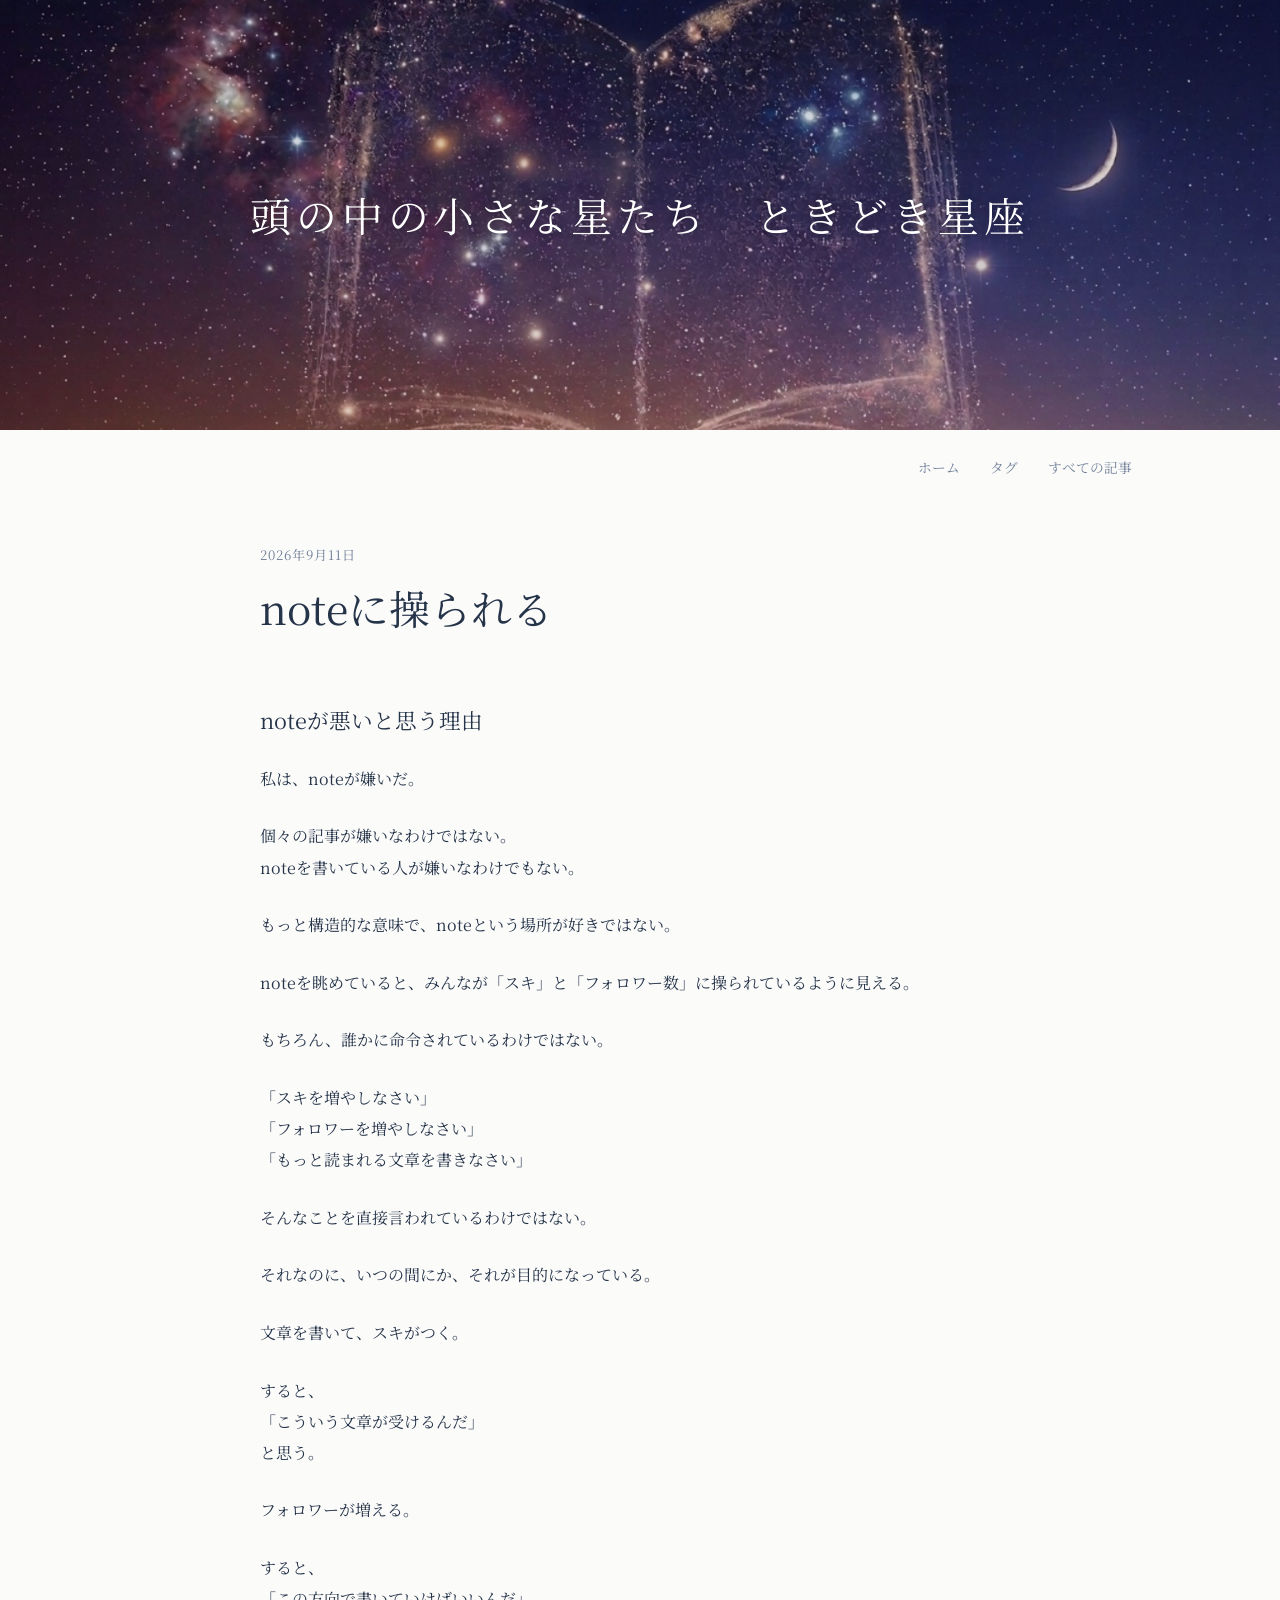
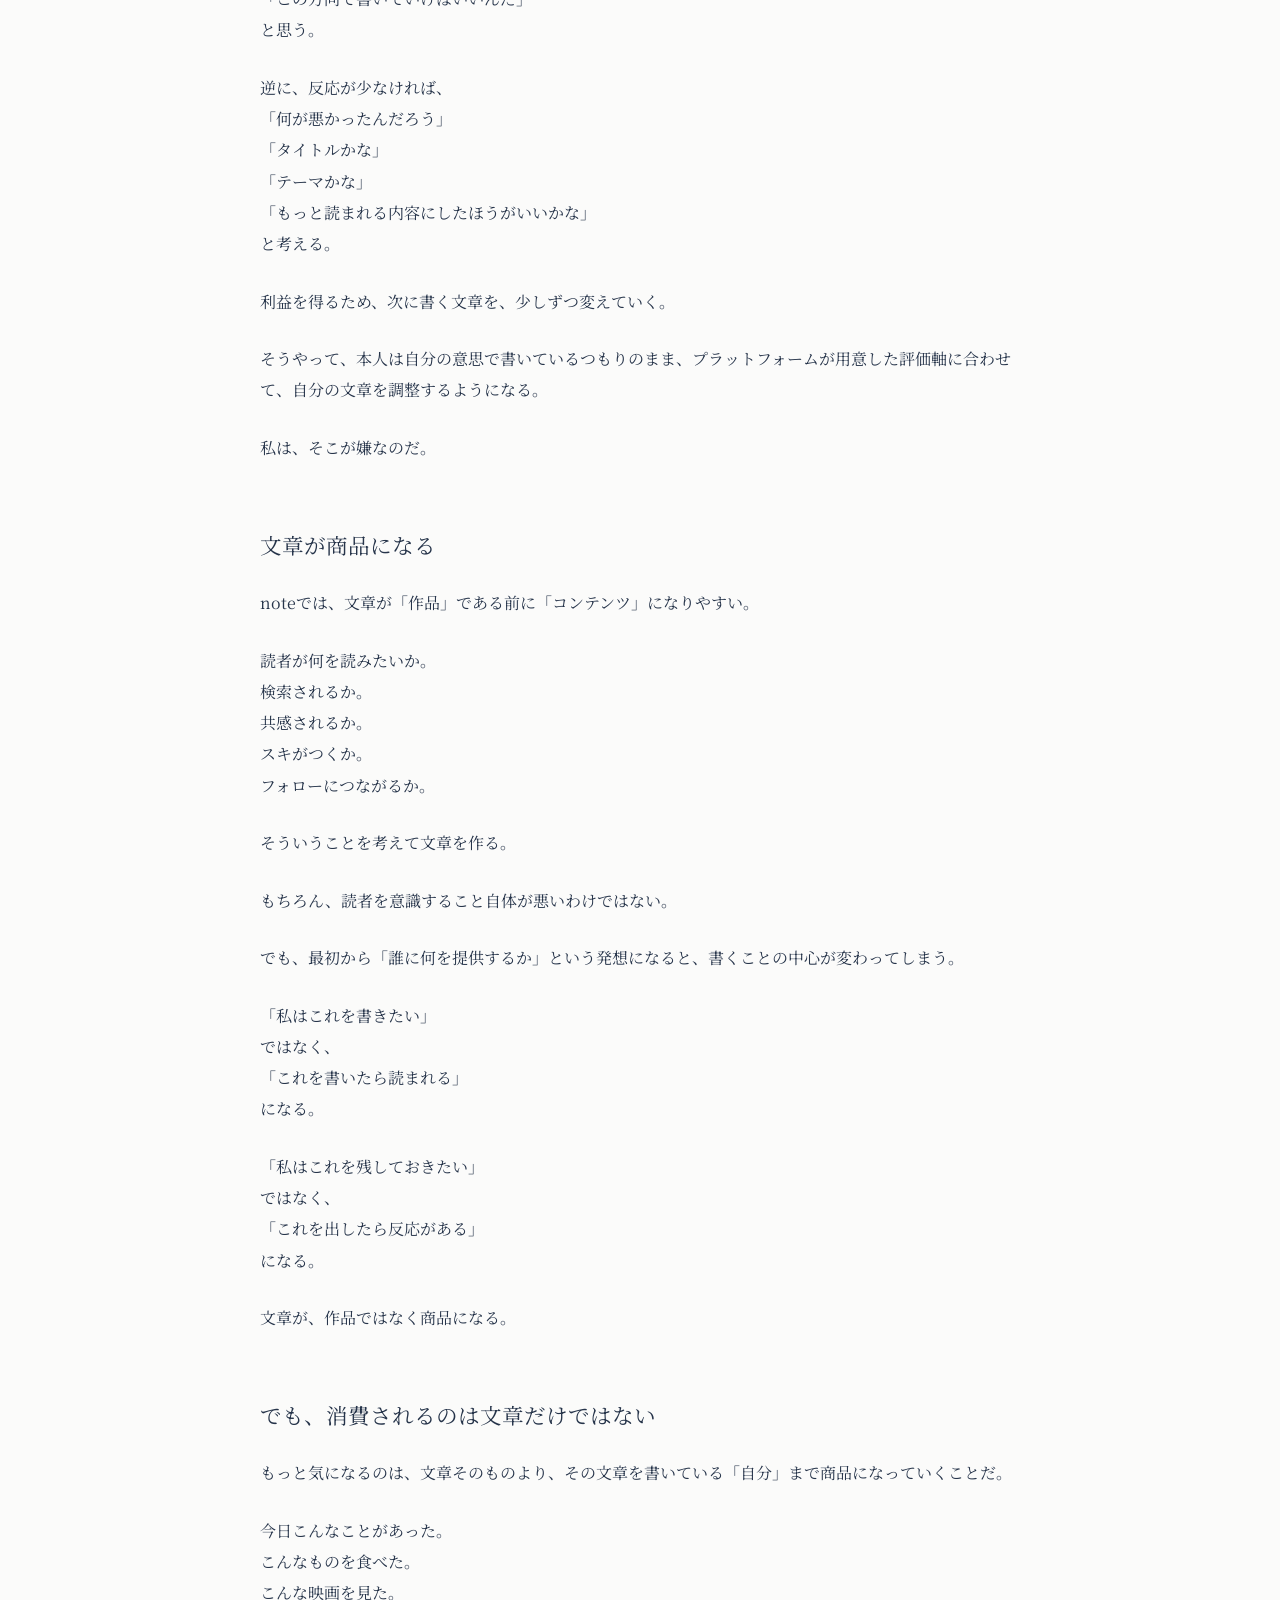
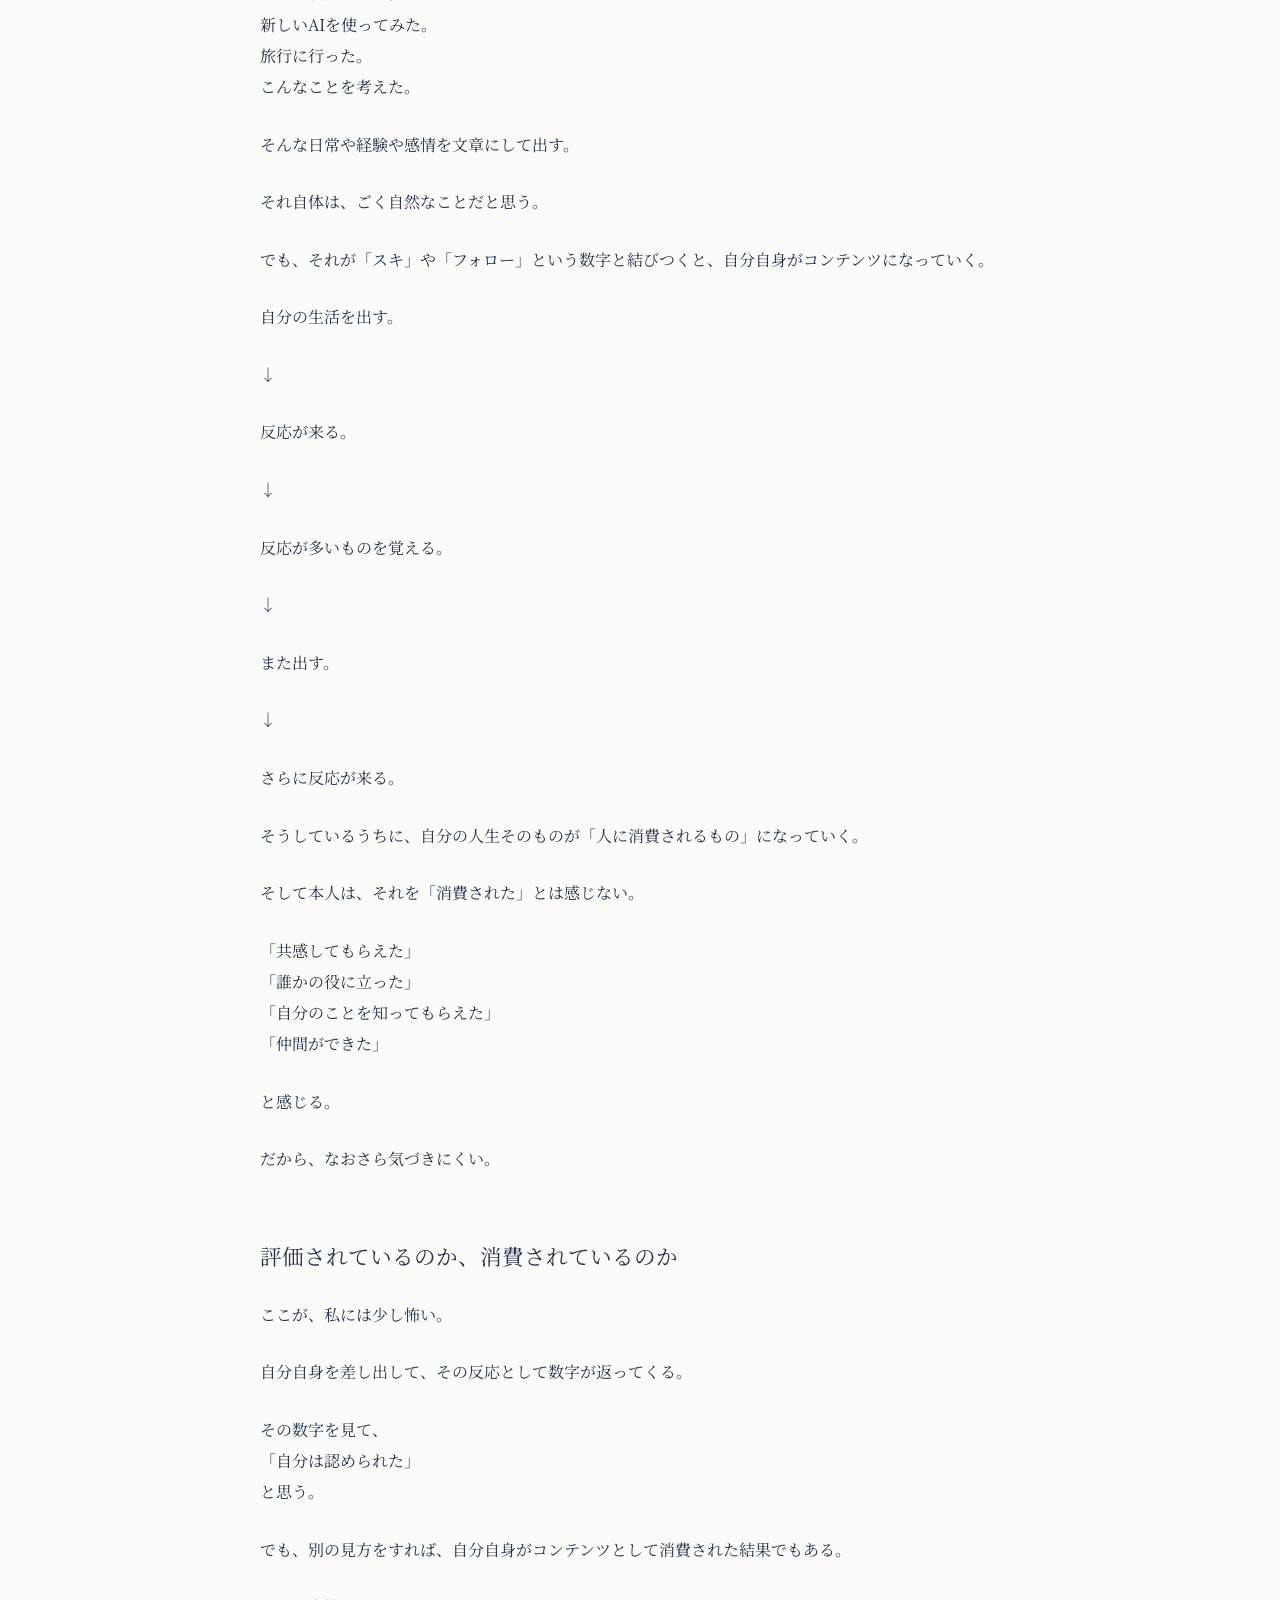
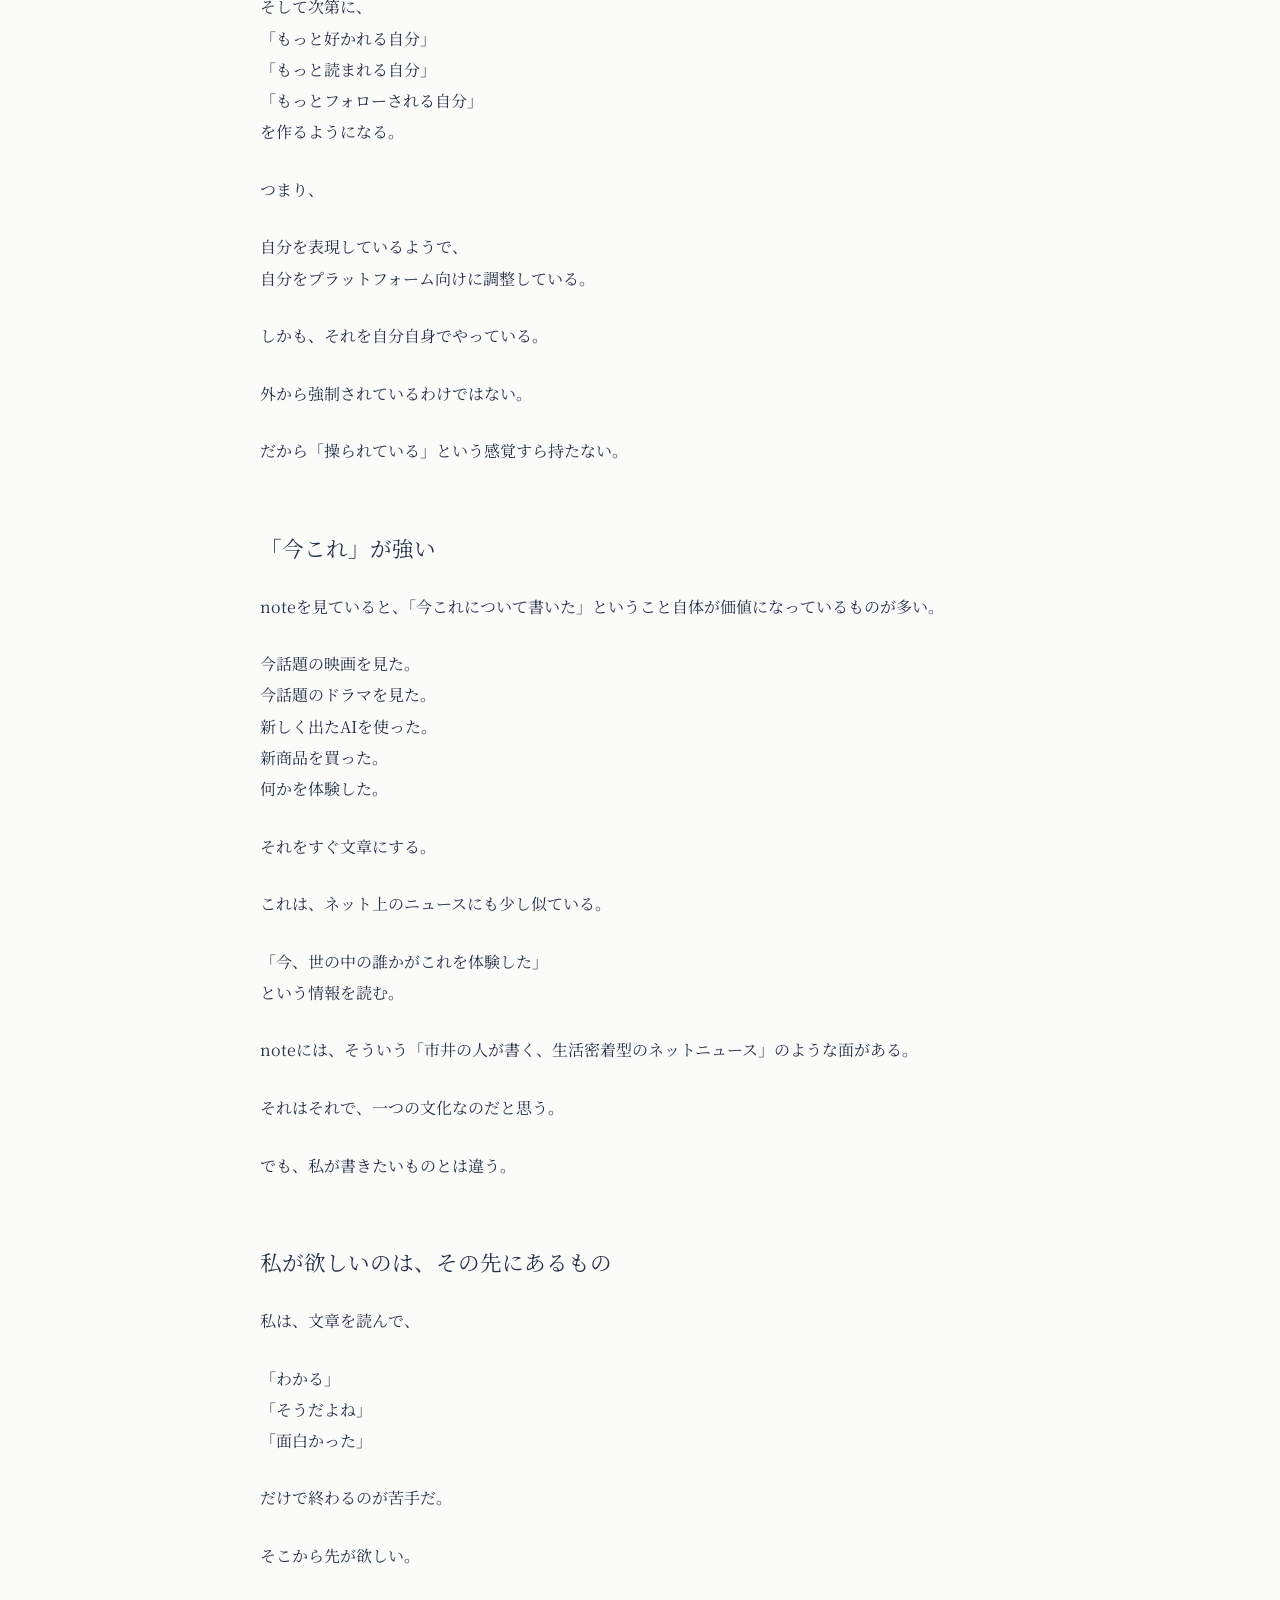
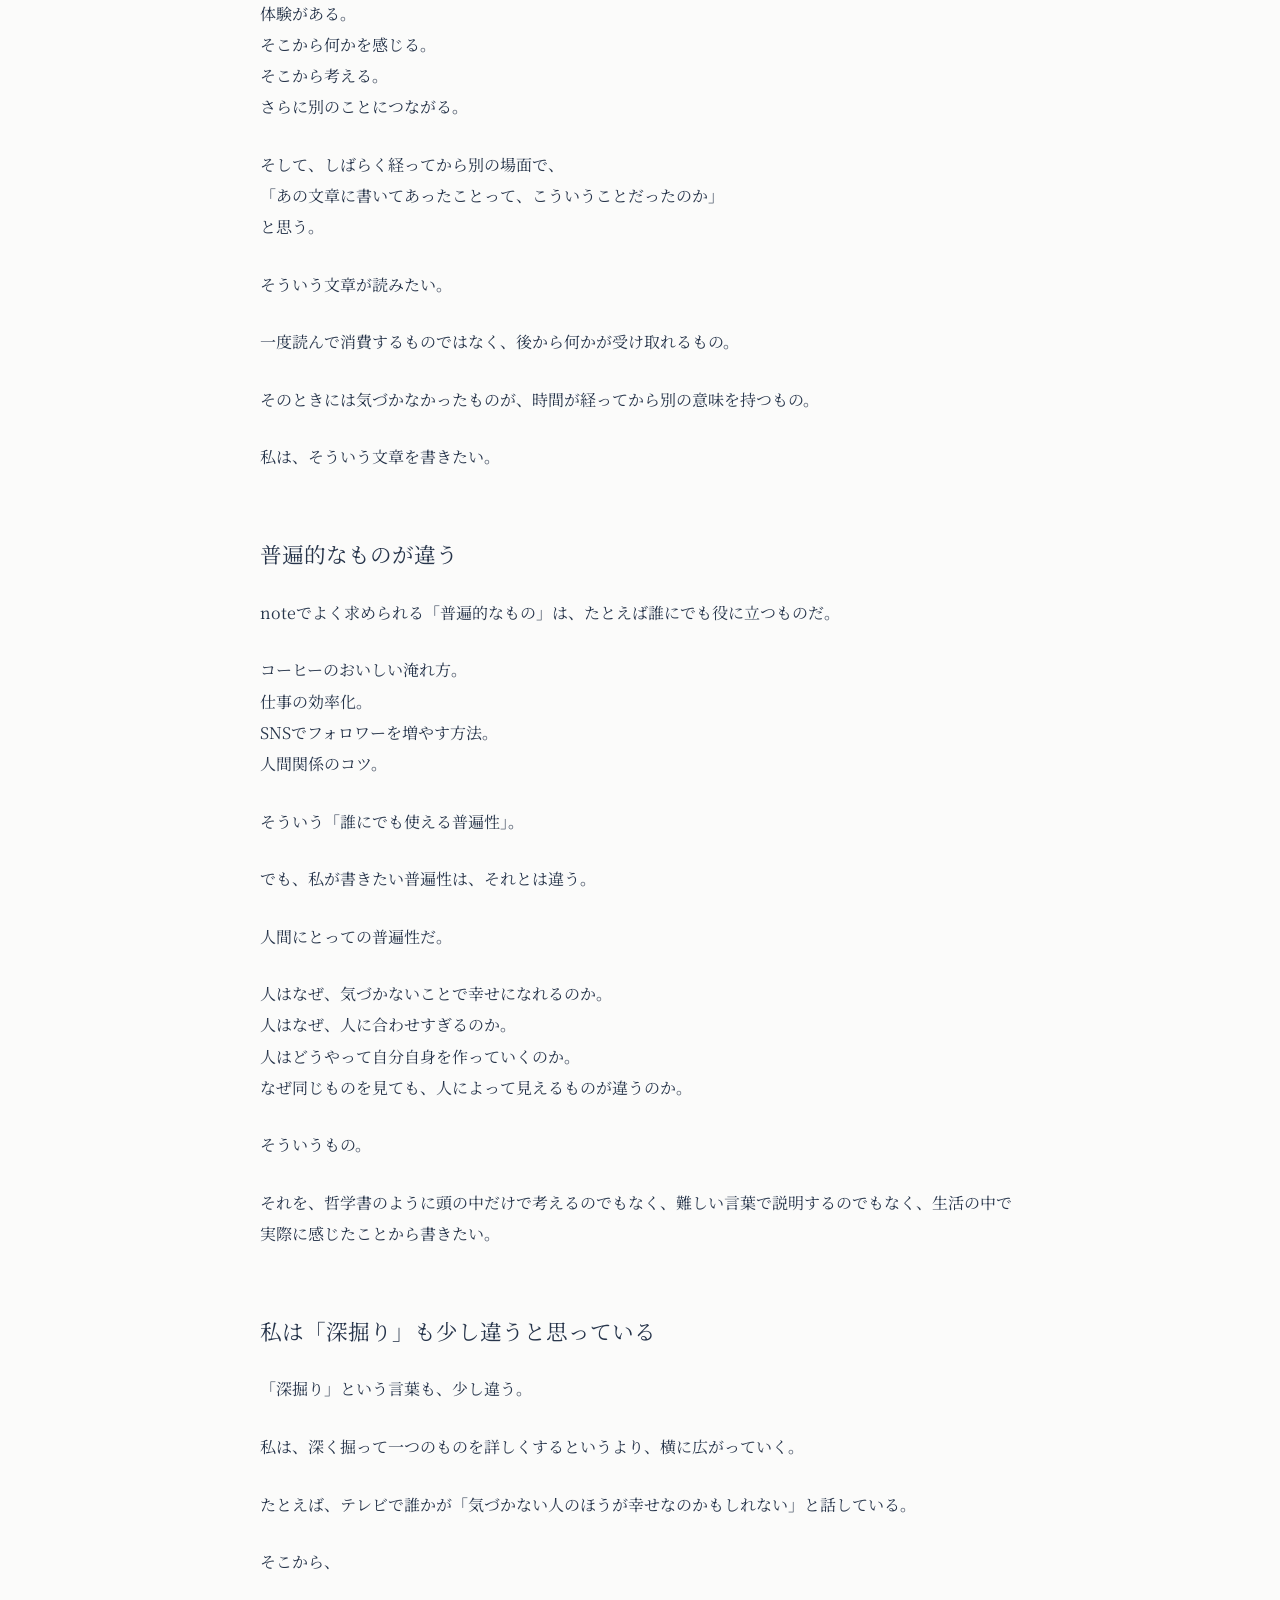
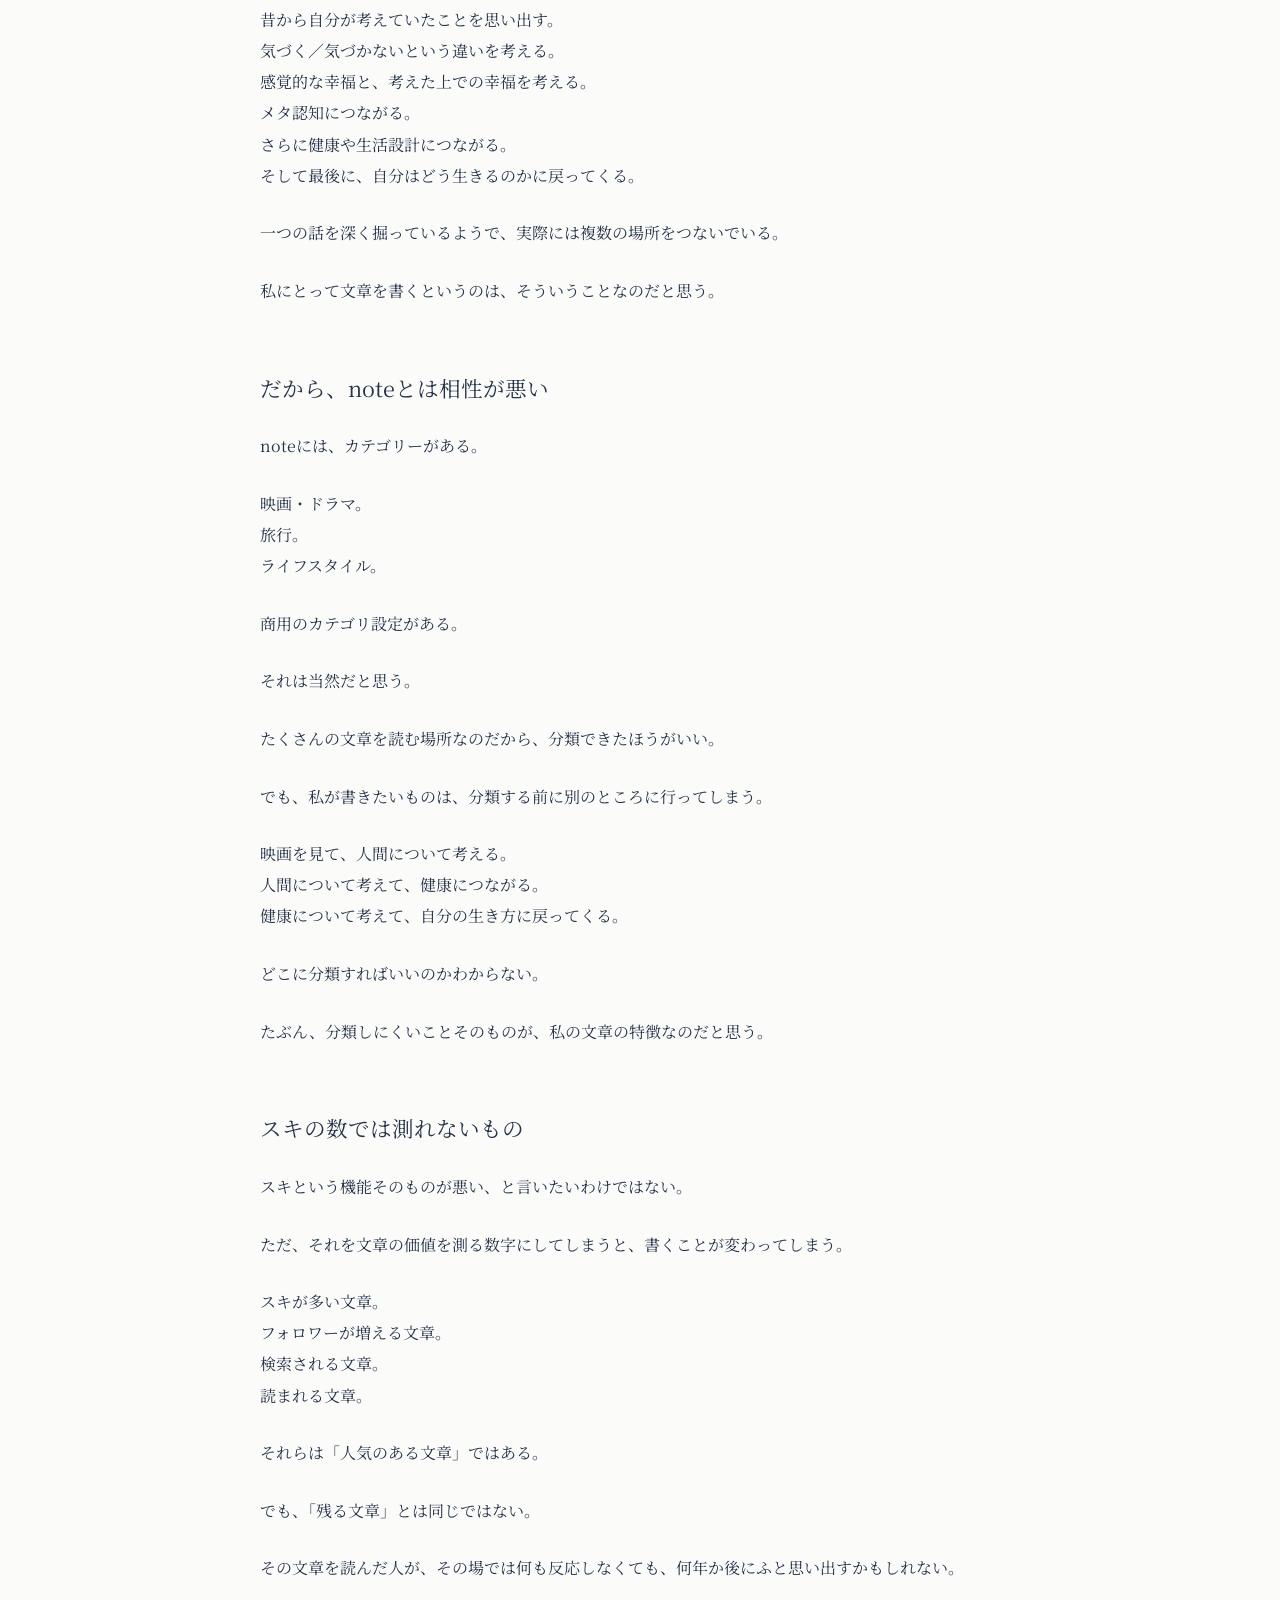
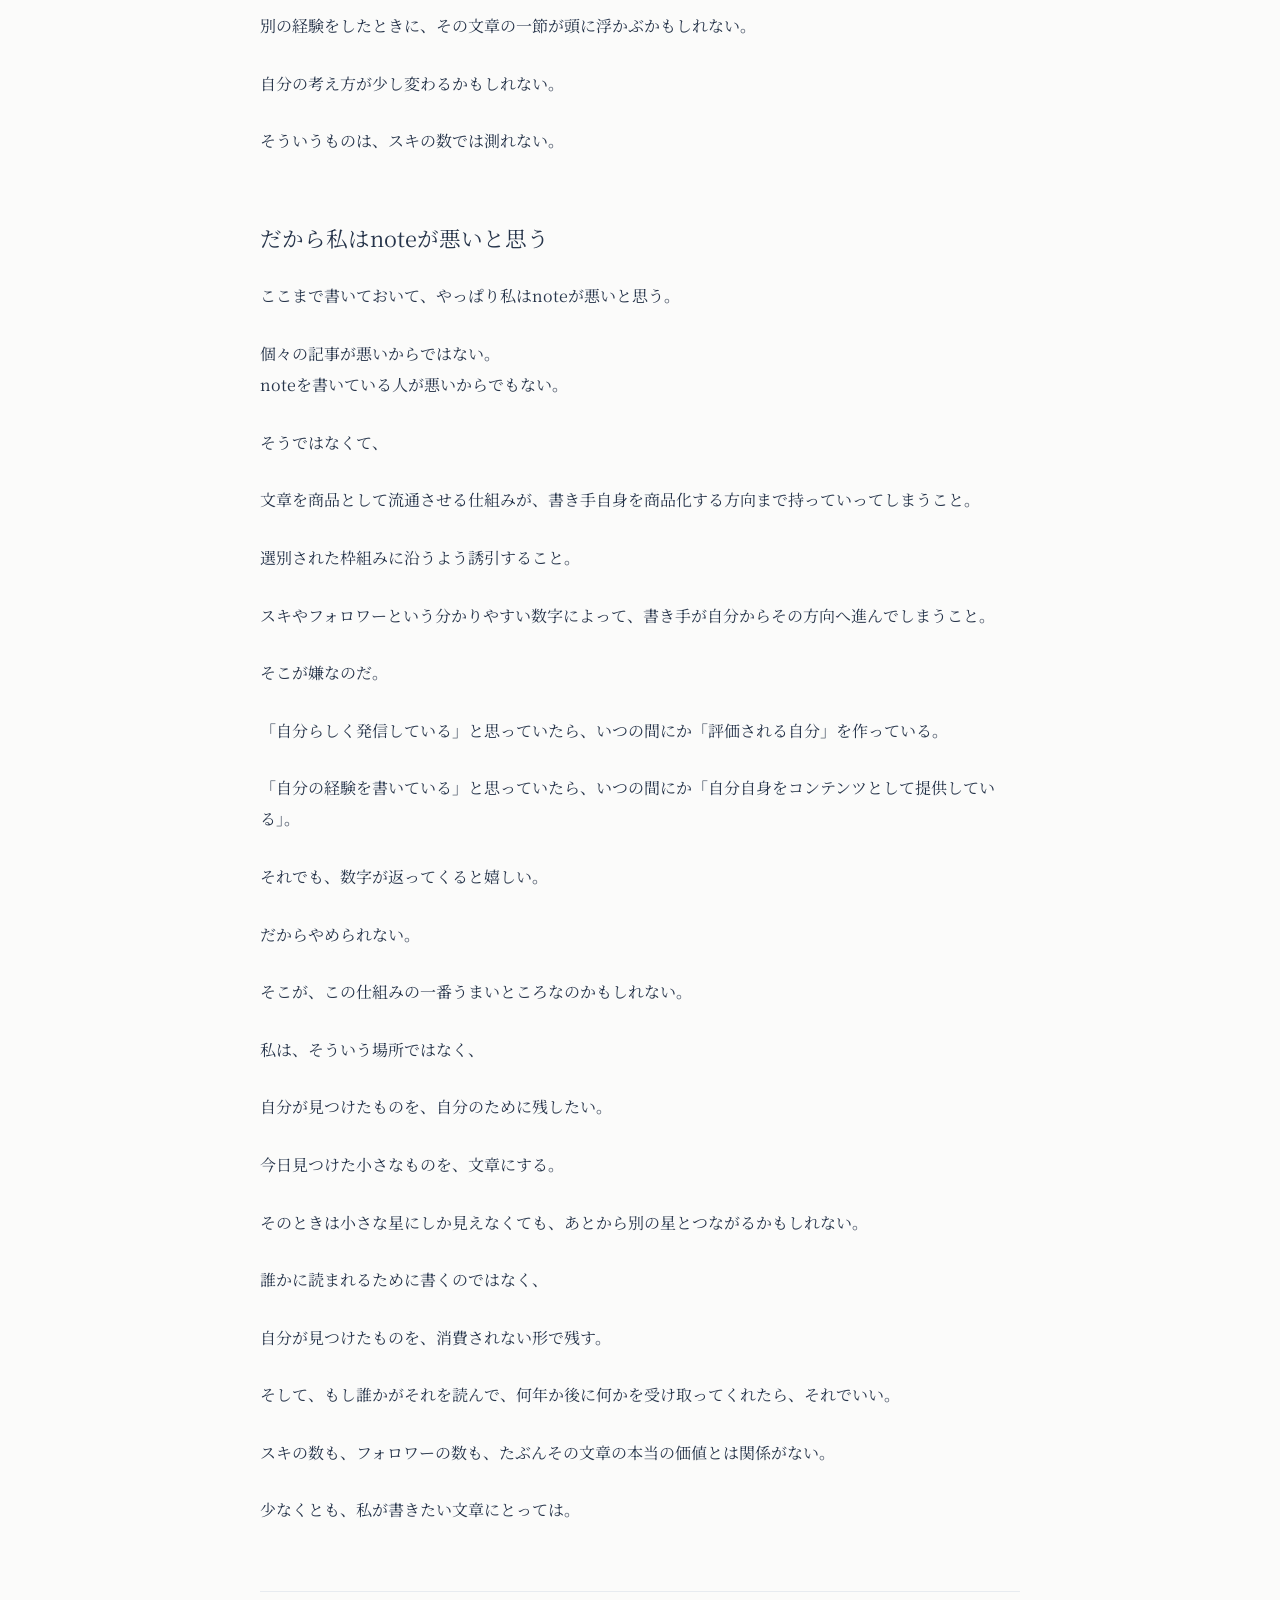
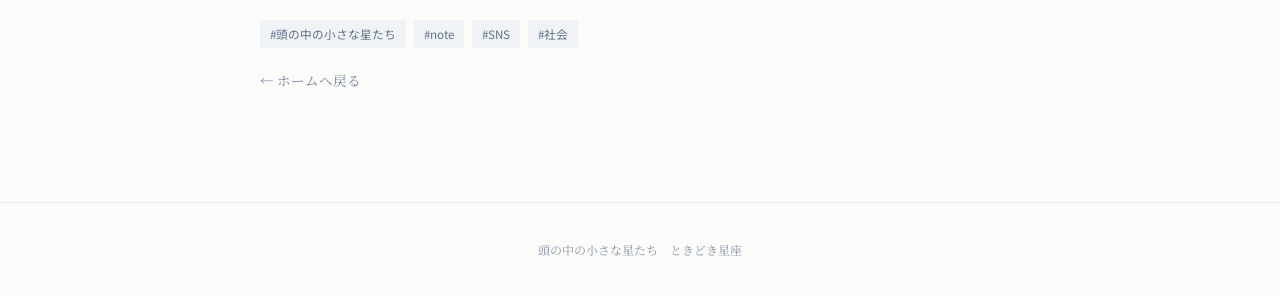
<file: note-ni-ayatsurareru.html>
<!doctype html>
<html lang="ja">
<head>
<meta charset="utf-8">
<meta name="viewport" content="width=device-width, initial-scale=1">
<title>noteに操られる｜頭の中の小さな星たち　ときどき星座</title>
<link rel="preconnect" href="https://fonts.googleapis.com">
<link rel="preconnect" href="https://fonts.gstatic.com" crossorigin>
<link href="https://fonts.googleapis.com/css2?family=Noto+Sans+JP:wght@400;500&family=Noto+Serif+JP:wght@400;500&display=swap" rel="stylesheet">
<link rel="stylesheet" href="style.css">
</head>
<body>
<header class="hero">
  <div class="hero-content">
    <a class="site-title" href="index.html">頭の中の小さな星たち　ときどき星座</a>
  </div>
</header>
<nav class="nav">
  <a href="index.html">ホーム</a>
  <a href="tags.html">タグ</a>
  <a href="articles.html">すべての記事</a>
</nav>
<main>
<article class="article">
  <div class="article-meta date">2026年9月11日</div>
  <h1>noteに操られる</h1>
  <div class="article-body">
    <h2>noteが悪いと思う理由</h2>
    <p>私は、noteが嫌いだ。</p>
    <p>個々の記事が嫌いなわけではない。<br>noteを書いている人が嫌いなわけでもない。</p>
    <p>もっと構造的な意味で、noteという場所が好きではない。</p>
    <p>noteを眺めていると、みんなが「スキ」と「フォロワー数」に操られているように見える。</p>
    <p>もちろん、誰かに命令されているわけではない。</p>
    <p>「スキを増やしなさい」<br>「フォロワーを増やしなさい」<br>「もっと読まれる文章を書きなさい」</p>
    <p>そんなことを直接言われているわけではない。</p>
    <p>それなのに、いつの間にか、それが目的になっている。</p>
    <p>文章を書いて、スキがつく。</p>
    <p>すると、<br>「こういう文章が受けるんだ」<br>と思う。</p>
    <p>フォロワーが増える。</p>
    <p>すると、<br>「この方向で書いていけばいいんだ」<br>と思う。</p>
    <p>逆に、反応が少なければ、<br>「何が悪かったんだろう」<br>「タイトルかな」<br>「テーマかな」<br>「もっと読まれる内容にしたほうがいいかな」<br>と考える。</p>
    <p>利益を得るため、次に書く文章を、少しずつ変えていく。</p>
    <p>そうやって、本人は自分の意思で書いているつもりのまま、プラットフォームが用意した評価軸に合わせて、自分の文章を調整するようになる。</p>
    <p>私は、そこが嫌なのだ。</p>

    <h2>文章が商品になる</h2>
    <p>noteでは、文章が「作品」である前に「コンテンツ」になりやすい。</p>
    <p>読者が何を読みたいか。<br>検索されるか。<br>共感されるか。<br>スキがつくか。<br>フォローにつながるか。</p>
    <p>そういうことを考えて文章を作る。</p>
    <p>もちろん、読者を意識すること自体が悪いわけではない。</p>
    <p>でも、最初から「誰に何を提供するか」という発想になると、書くことの中心が変わってしまう。</p>
    <p>「私はこれを書きたい」<br>ではなく、<br>「これを書いたら読まれる」<br>になる。</p>
    <p>「私はこれを残しておきたい」<br>ではなく、<br>「これを出したら反応がある」<br>になる。</p>
    <p>文章が、作品ではなく商品になる。</p>

    <h2>でも、消費されるのは文章だけではない</h2>
    <p>もっと気になるのは、文章そのものより、その文章を書いている「自分」まで商品になっていくことだ。</p>
    <p>今日こんなことがあった。<br>こんなものを食べた。<br>こんな映画を見た。<br>新しいAIを使ってみた。<br>旅行に行った。<br>こんなことを考えた。</p>
    <p>そんな日常や経験や感情を文章にして出す。</p>
    <p>それ自体は、ごく自然なことだと思う。</p>
    <p>でも、それが「スキ」や「フォロー」という数字と結びつくと、自分自身がコンテンツになっていく。</p>
    <p>自分の生活を出す。</p>
    <p>↓</p>
    <p>反応が来る。</p>
    <p>↓</p>
    <p>反応が多いものを覚える。</p>
    <p>↓</p>
    <p>また出す。</p>
    <p>↓</p>
    <p>さらに反応が来る。</p>
    <p>そうしているうちに、自分の人生そのものが「人に消費されるもの」になっていく。</p>
    <p>そして本人は、それを「消費された」とは感じない。</p>
    <p>「共感してもらえた」<br>「誰かの役に立った」<br>「自分のことを知ってもらえた」<br>「仲間ができた」</p>
    <p>と感じる。</p>
    <p>だから、なおさら気づきにくい。</p>

    <h2>評価されているのか、消費されているのか</h2>
    <p>ここが、私には少し怖い。</p>
    <p>自分自身を差し出して、その反応として数字が返ってくる。</p>
    <p>その数字を見て、<br>「自分は認められた」<br>と思う。</p>
    <p>でも、別の見方をすれば、自分自身がコンテンツとして消費された結果でもある。</p>
    <p>そして次第に、<br>「もっと好かれる自分」<br>「もっと読まれる自分」<br>「もっとフォローされる自分」<br>を作るようになる。</p>
    <p>つまり、</p>
    <p>自分を表現しているようで、<br>自分をプラットフォーム向けに調整している。</p>
    <p>しかも、それを自分自身でやっている。</p>
    <p>外から強制されているわけではない。</p>
    <p>だから「操られている」という感覚すら持たない。</p>

    <h2>「今これ」が強い</h2>
    <p>noteを見ていると、「今これについて書いた」ということ自体が価値になっているものが多い。</p>
    <p>今話題の映画を見た。<br>今話題のドラマを見た。<br>新しく出たAIを使った。<br>新商品を買った。<br>何かを体験した。</p>
    <p>それをすぐ文章にする。</p>
    <p>これは、ネット上のニュースにも少し似ている。</p>
    <p>「今、世の中の誰かがこれを体験した」<br>という情報を読む。</p>
    <p>noteには、そういう「市井の人が書く、生活密着型のネットニュース」のような面がある。</p>
    <p>それはそれで、一つの文化なのだと思う。</p>
    <p>でも、私が書きたいものとは違う。</p>

    <h2>私が欲しいのは、その先にあるもの</h2>
    <p>私は、文章を読んで、</p>
    <p>「わかる」<br>「そうだよね」<br>「面白かった」</p>
    <p>だけで終わるのが苦手だ。</p>
    <p>そこから先が欲しい。</p>
    <p>体験がある。<br>そこから何かを感じる。<br>そこから考える。<br>さらに別のことにつながる。</p>
    <p>そして、しばらく経ってから別の場面で、<br>「あの文章に書いてあったことって、こういうことだったのか」<br>と思う。</p>
    <p>そういう文章が読みたい。</p>
    <p>一度読んで消費するものではなく、後から何かが受け取れるもの。</p>
    <p>そのときには気づかなかったものが、時間が経ってから別の意味を持つもの。</p>
    <p>私は、そういう文章を書きたい。</p>

    <h2>普遍的なものが違う</h2>
    <p>noteでよく求められる「普遍的なもの」は、たとえば誰にでも役に立つものだ。</p>
    <p>コーヒーのおいしい淹れ方。<br>仕事の効率化。<br>SNSでフォロワーを増やす方法。<br>人間関係のコツ。</p>
    <p>そういう「誰にでも使える普遍性」。</p>
    <p>でも、私が書きたい普遍性は、それとは違う。</p>
    <p>人間にとっての普遍性だ。</p>
    <p>人はなぜ、気づかないことで幸せになれるのか。<br>人はなぜ、人に合わせすぎるのか。<br>人はどうやって自分自身を作っていくのか。<br>なぜ同じものを見ても、人によって見えるものが違うのか。</p>
    <p>そういうもの。</p>
    <p>それを、哲学書のように頭の中だけで考えるのでもなく、難しい言葉で説明するのでもなく、生活の中で実際に感じたことから書きたい。</p>

    <h2>私は「深掘り」も少し違うと思っている</h2>
    <p>「深掘り」という言葉も、少し違う。</p>
    <p>私は、深く掘って一つのものを詳しくするというより、横に広がっていく。</p>
    <p>たとえば、テレビで誰かが「気づかない人のほうが幸せなのかもしれない」と話している。</p>
    <p>そこから、</p>
    <p>昔から自分が考えていたことを思い出す。<br>気づく／気づかないという違いを考える。<br>感覚的な幸福と、考えた上での幸福を考える。<br>メタ認知につながる。<br>さらに健康や生活設計につながる。<br>そして最後に、自分はどう生きるのかに戻ってくる。</p>
    <p>一つの話を深く掘っているようで、実際には複数の場所をつないでいる。</p>
    <p>私にとって文章を書くというのは、そういうことなのだと思う。</p>

    <h2>だから、noteとは相性が悪い</h2>
    <p>noteには、カテゴリーがある。</p>
    <p>映画・ドラマ。<br>旅行。<br>ライフスタイル。</p>
    <p>商用のカテゴリ設定がある。</p>
    <p>それは当然だと思う。</p>
    <p>たくさんの文章を読む場所なのだから、分類できたほうがいい。</p>
    <p>でも、私が書きたいものは、分類する前に別のところに行ってしまう。</p>
    <p>映画を見て、人間について考える。<br>人間について考えて、健康につながる。<br>健康について考えて、自分の生き方に戻ってくる。</p>
    <p>どこに分類すればいいのかわからない。</p>
    <p>たぶん、分類しにくいことそのものが、私の文章の特徴なのだと思う。</p>

    <h2>スキの数では測れないもの</h2>
    <p>スキという機能そのものが悪い、と言いたいわけではない。</p>
    <p>ただ、それを文章の価値を測る数字にしてしまうと、書くことが変わってしまう。</p>
    <p>スキが多い文章。<br>フォロワーが増える文章。<br>検索される文章。<br>読まれる文章。</p>
    <p>それらは「人気のある文章」ではある。</p>
    <p>でも、「残る文章」とは同じではない。</p>
    <p>その文章を読んだ人が、その場では何も反応しなくても、何年か後にふと思い出すかもしれない。</p>
    <p>別の経験をしたときに、その文章の一節が頭に浮かぶかもしれない。</p>
    <p>自分の考え方が少し変わるかもしれない。</p>
    <p>そういうものは、スキの数では測れない。</p>

    <h2>だから私はnoteが悪いと思う</h2>
    <p>ここまで書いておいて、やっぱり私はnoteが悪いと思う。</p>
    <p>個々の記事が悪いからではない。<br>noteを書いている人が悪いからでもない。</p>
    <p>そうではなくて、</p>
    <p>文章を商品として流通させる仕組みが、書き手自身を商品化する方向まで持っていってしまうこと。</p>
    <p>選別された枠組みに沿うよう誘引すること。</p>
    <p>スキやフォロワーという分かりやすい数字によって、書き手が自分からその方向へ進んでしまうこと。</p>
    <p>そこが嫌なのだ。</p>
    <p>「自分らしく発信している」と思っていたら、いつの間にか「評価される自分」を作っている。</p>
    <p>「自分の経験を書いている」と思っていたら、いつの間にか「自分自身をコンテンツとして提供している」。</p>
    <p>それでも、数字が返ってくると嬉しい。</p>
    <p>だからやめられない。</p>
    <p>そこが、この仕組みの一番うまいところなのかもしれない。</p>

    <p>私は、そういう場所ではなく、</p>
    <p>自分が見つけたものを、自分のために残したい。</p>
    <p>今日見つけた小さなものを、文章にする。</p>
    <p>そのときは小さな星にしか見えなくても、あとから別の星とつながるかもしれない。</p>
    <p>誰かに読まれるために書くのではなく、</p>
    <p>自分が見つけたものを、消費されない形で残す。</p>
    <p>そして、もし誰かがそれを読んで、何年か後に何かを受け取ってくれたら、それでいい。</p>
    <p>スキの数も、フォロワーの数も、たぶんその文章の本当の価値とは関係がない。</p>
    <p>少なくとも、私が書きたい文章にとっては。</p>
  </div>

  <div class="article-footer">
    <div class="tags">
      <a class="tag" href="tags.html#site">#頭の中の小さな星たち</a>
      <a class="tag" href="tags.html#note">#note</a>
      <a class="tag" href="tags.html#SNS">#SNS</a>
      <a class="tag" href="tags.html#社会">#社会</a>
    </div>
    <p><a class="back" href="index.html">← ホームへ戻る</a></p>
  </div>
</article>
</main>
<footer>頭の中の小さな星たち　ときどき星座</footer>
</body>
</html>
</file>
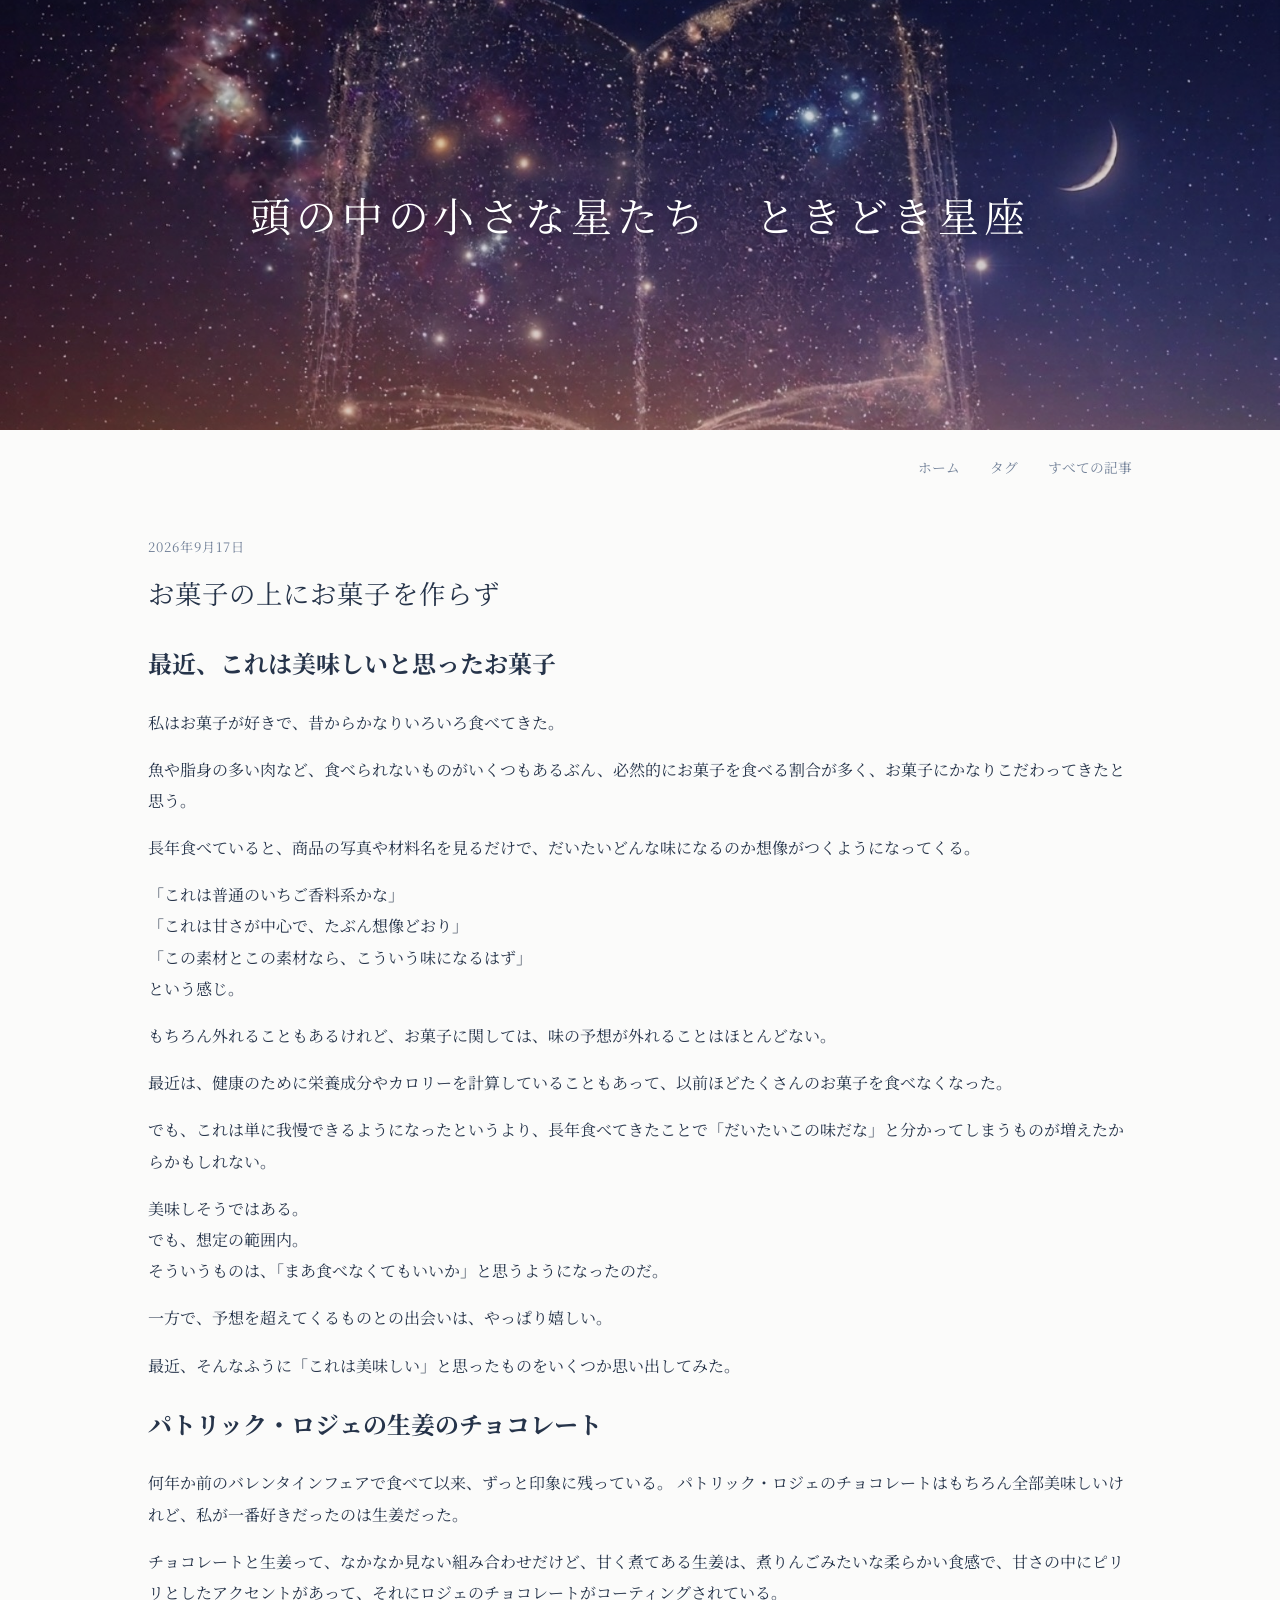
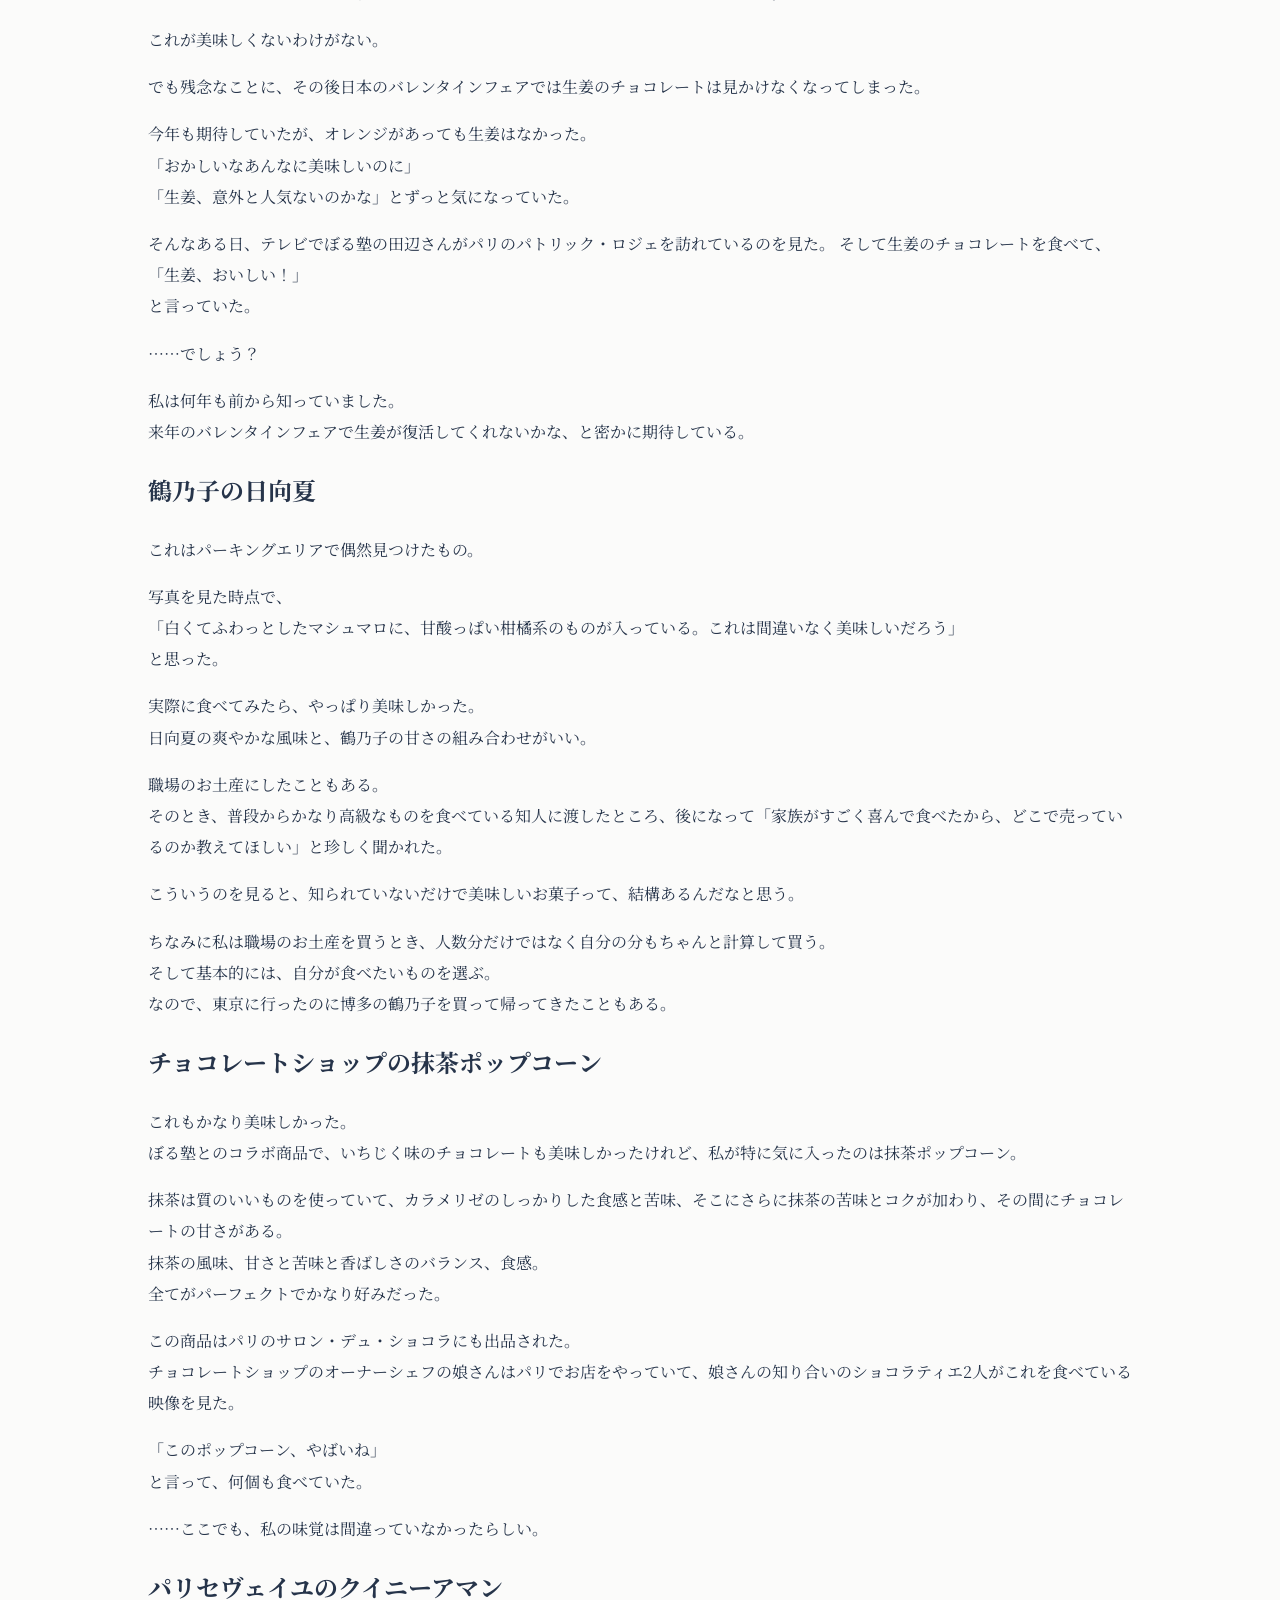
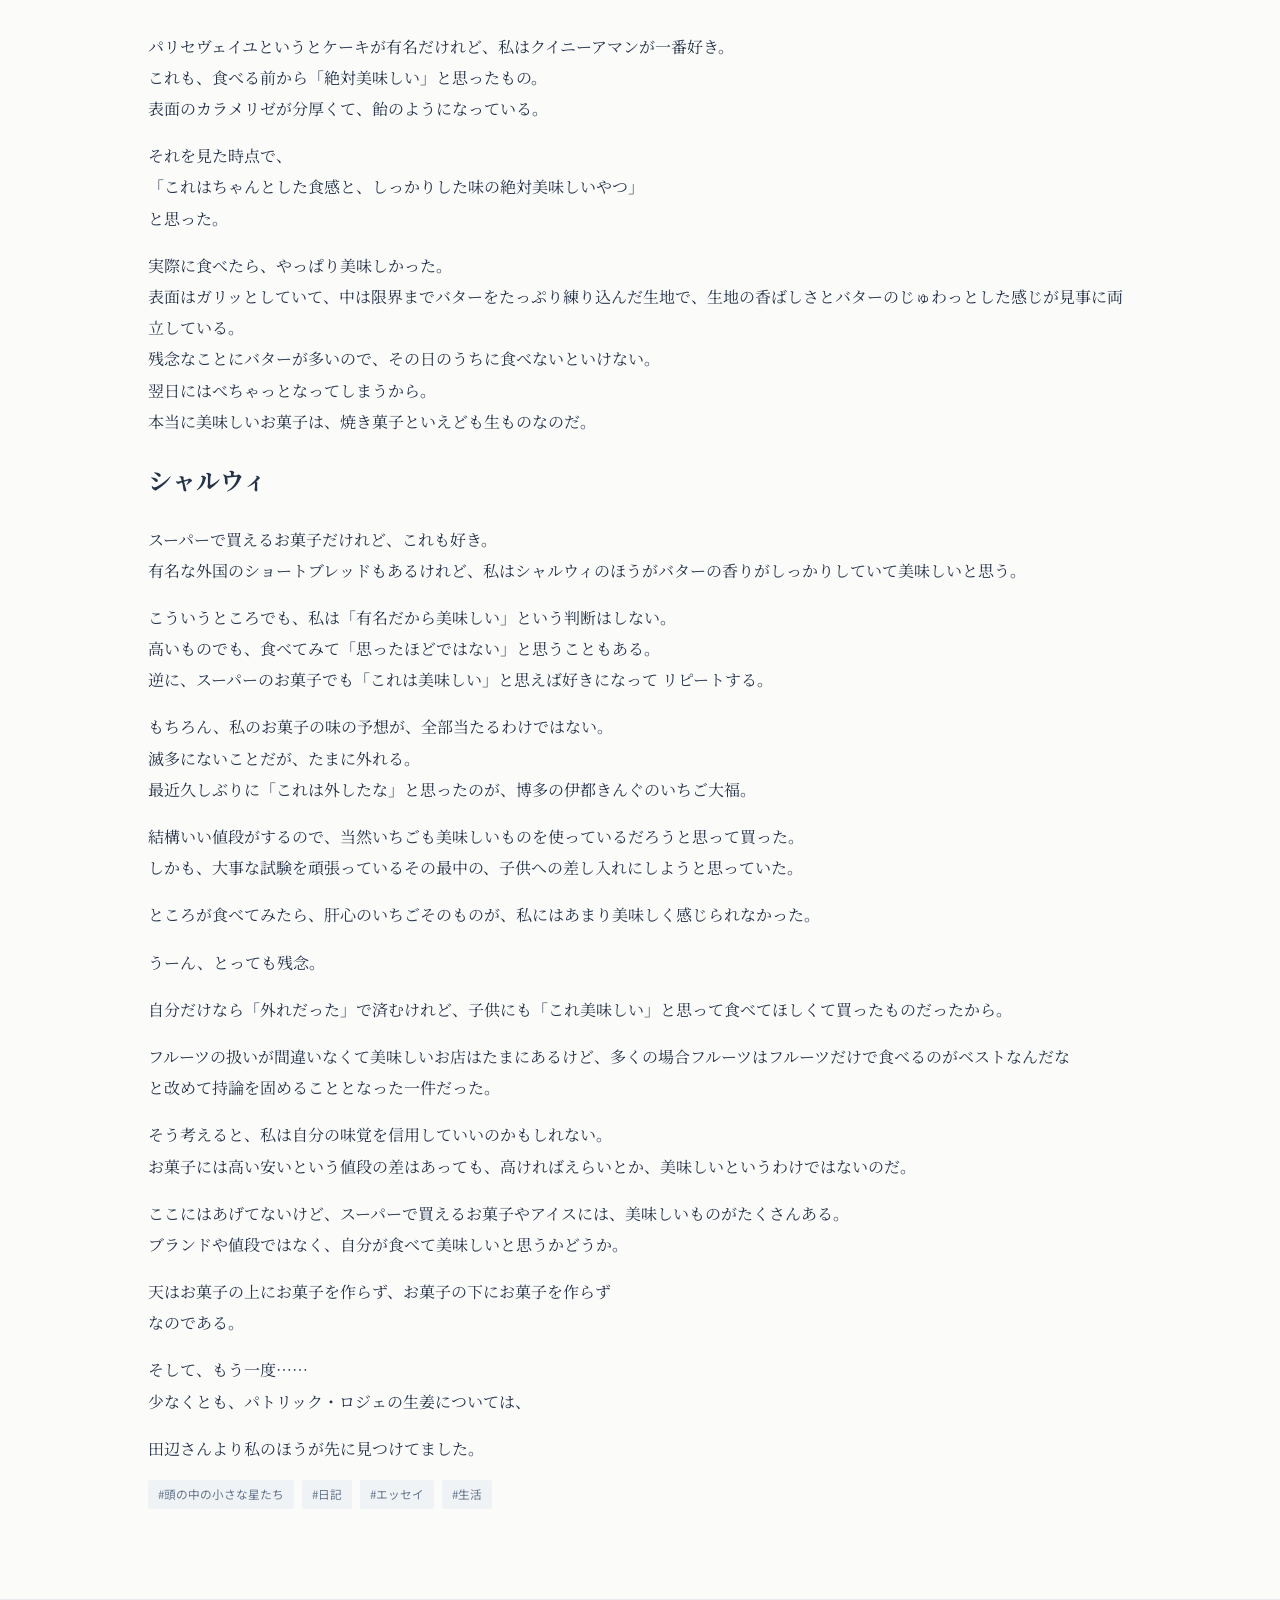
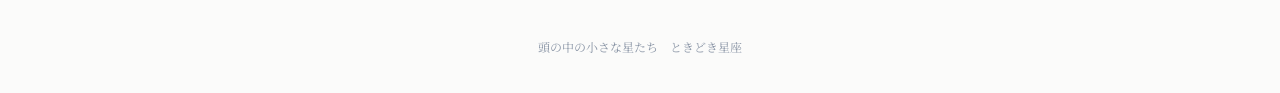
<file: okashi-no-ue-ni-okashi-wo-tsukurazu.html>
<!doctype html>
<html lang="ja">
<head>
<meta charset="utf-8">
<meta name="viewport" content="width=device-width, initial-scale=1">
<title>お菓子の上にお菓子を作らず｜頭の中の小さな星たち　ときどき星座</title>
<link rel="preconnect" href="https://fonts.googleapis.com">
<link rel="preconnect" href="https://fonts.gstatic.com" crossorigin>
<link href="https://fonts.googleapis.com/css2?family=Noto+Sans+JP:wght@400;500&family=Noto+Serif+JP:wght@400;500&display=swap" rel="stylesheet">
<link rel="stylesheet" href="style.css">
</head>

<body>

<header class="hero">
<div class="hero-content">
<a class="site-title" href="index.html">頭の中の小さな星たち　ときどき星座</a>
</div>
</header>

<nav class="nav">
<a href="index.html">ホーム</a>
<a href="tags.html">タグ</a>
<a href="articles.html">すべての記事</a>
</nav>

<main>

<article class="post">

<div class="date">2026年9月17日</div>

<h1 class="post-title">お菓子の上にお菓子を作らず</h1>

<h2>最近、これは美味しいと思ったお菓子</h2>

<p>
私はお菓子が好きで、昔からかなりいろいろ食べてきた。
</p>

<p>
魚や脂身の多い肉など、食べられないものがいくつもあるぶん、必然的にお菓子を食べる割合が多く、お菓子にかなりこだわってきたと思う。
</p>

<p>
長年食べていると、商品の写真や材料名を見るだけで、だいたいどんな味になるのか想像がつくようになってくる。
</p>

<p>
「これは普通のいちご香料系かな」<br>
「これは甘さが中心で、たぶん想像どおり」<br>
「この素材とこの素材なら、こういう味になるはず」<br>
という感じ。
</p>

<p>
もちろん外れることもあるけれど、お菓子に関しては、味の予想が外れることはほとんどない。
</p>

<p>
最近は、健康のために栄養成分やカロリーを計算していることもあって、以前ほどたくさんのお菓子を食べなくなった。
</p>

<p>
でも、これは単に我慢できるようになったというより、長年食べてきたことで「だいたいこの味だな」と分かってしまうものが増えたからかもしれない。
</p>

<p>
美味しそうではある。<br>
でも、想定の範囲内。<br>
そういうものは、「まあ食べなくてもいいか」と思うようになったのだ。
</p>

<p>
一方で、予想を超えてくるものとの出会いは、やっぱり嬉しい。
</p>

<p>
最近、そんなふうに「これは美味しい」と思ったものをいくつか思い出してみた。
</p>

<h2>パトリック・ロジェの生姜のチョコレート</h2>

<p>
何年か前のバレンタインフェアで食べて以来、ずっと印象に残っている。
パトリック・ロジェのチョコレートはもちろん全部美味しいけれど、私が一番好きだったのは生姜だった。
</p>

<p>
チョコレートと生姜って、なかなか見ない組み合わせだけど、甘く煮てある生姜は、煮りんごみたいな柔らかい食感で、甘さの中にピリリとしたアクセントがあって、それにロジェのチョコレートがコーティングされている。
</p>

<p>
これが美味しくないわけがない。
</p>

<p>
でも残念なことに、その後日本のバレンタインフェアでは生姜のチョコレートは見かけなくなってしまった。
</p>

<p>
今年も期待していたが、オレンジがあっても生姜はなかった。<br>
「おかしいなあんなに美味しいのに」<br>
「生姜、意外と人気ないのかな」とずっと気になっていた。
</p>

<p>
そんなある日、テレビでぼる塾の田辺さんがパリのパトリック・ロジェを訪れているのを見た。
そして生姜のチョコレートを食べて、<br>
「生姜、おいしい！」<br>
と言っていた。
</p>

<p>
……でしょう？
</p>

<p>
私は何年も前から知っていました。<br>
来年のバレンタインフェアで生姜が復活してくれないかな、と密かに期待している。
</p>

<h2>鶴乃子の日向夏</h2>

<p>
これはパーキングエリアで偶然見つけたもの。
</p>

<p>
写真を見た時点で、<br>
「白くてふわっとしたマシュマロに、甘酸っぱい柑橘系のものが入っている。これは間違いなく美味しいだろう」<br>
と思った。
</p>

<p>
実際に食べてみたら、やっぱり美味しかった。<br>
日向夏の爽やかな風味と、鶴乃子の甘さの組み合わせがいい。
</p>

<p>
職場のお土産にしたこともある。<br>
そのとき、普段からかなり高級なものを食べている知人に渡したところ、後になって「家族がすごく喜んで食べたから、どこで売っているのか教えてほしい」と珍しく聞かれた。
</p>

<p>
こういうのを見ると、知られていないだけで美味しいお菓子って、結構あるんだなと思う。
</p>

<p>
ちなみに私は職場のお土産を買うとき、人数分だけではなく自分の分もちゃんと計算して買う。<br>
そして基本的には、自分が食べたいものを選ぶ。<br>
なので、東京に行ったのに博多の鶴乃子を買って帰ってきたこともある。
</p>

<h2>チョコレートショップの抹茶ポップコーン</h2>

<p>
これもかなり美味しかった。<br>
ぼる塾とのコラボ商品で、いちじく味のチョコレートも美味しかったけれど、私が特に気に入ったのは抹茶ポップコーン。
</p>

<p>
抹茶は質のいいものを使っていて、カラメリゼのしっかりした食感と苦味、そこにさらに抹茶の苦味とコクが加わり、その間にチョコレートの甘さがある。<br>
抹茶の風味、甘さと苦味と香ばしさのバランス、食感。<br>
全てがパーフェクトでかなり好みだった。
</p>

<p>
この商品はパリのサロン・デュ・ショコラにも出品された。<br>
チョコレートショップのオーナーシェフの娘さんはパリでお店をやっていて、娘さんの知り合いのショコラティエ2人がこれを食べている映像を見た。
</p>

<p>
「このポップコーン、やばいね」<br>
と言って、何個も食べていた。
</p>

<p>
……ここでも、私の味覚は間違っていなかったらしい。
</p>

<h2>パリセヴェイユのクイニーアマン</h2>

<p>
パリセヴェイユというとケーキが有名だけれど、私はクイニーアマンが一番好き。<br>
これも、食べる前から「絶対美味しい」と思ったもの。<br>
表面のカラメリゼが分厚くて、飴のようになっている。
</p>

<p>
それを見た時点で、<br>
「これはちゃんとした食感と、しっかりした味の絶対美味しいやつ」<br>
と思った。
</p>

<p>
実際に食べたら、やっぱり美味しかった。<br>
表面はガリッとしていて、中は限界までバターをたっぷり練り込んだ生地で、生地の香ばしさとバターのじゅわっとした感じが見事に両立している。<br>
残念なことにバターが多いので、その日のうちに食べないといけない。<br>
翌日にはべちゃっとなってしまうから。<br>
本当に美味しいお菓子は、焼き菓子といえども生ものなのだ。
</p>

<h2>シャルウィ</h2>

<p>
スーパーで買えるお菓子だけれど、これも好き。<br>
有名な外国のショートブレッドもあるけれど、私はシャルウィのほうがバターの香りがしっかりしていて美味しいと思う。
</p>

<p>
こういうところでも、私は「有名だから美味しい」という判断はしない。<br>
高いものでも、食べてみて「思ったほどではない」と思うこともある。<br>
逆に、スーパーのお菓子でも「これは美味しい」と思えば好きになって リピートする。
</p>

<p>
もちろん、私のお菓子の味の予想が、全部当たるわけではない。<br>
滅多にないことだが、たまに外れる。<br>
最近久しぶりに「これは外したな」と思ったのが、博多の伊都きんぐのいちご大福。
</p>

<p>
結構いい値段がするので、当然いちごも美味しいものを使っているだろうと思って買った。<br>
しかも、大事な試験を頑張っているその最中の、子供への差し入れにしようと思っていた。
</p>

<p>
ところが食べてみたら、肝心のいちごそのものが、私にはあまり美味しく感じられなかった。
</p>

<p>
うーん、とっても残念。
</p>

<p>
自分だけなら「外れだった」で済むけれど、子供にも「これ美味しい」と思って食べてほしくて買ったものだったから。
</p>

<p>
フルーツの扱いが間違いなくて美味しいお店はたまにあるけど、多くの場合フルーツはフルーツだけで食べるのがベストなんだな<br>
と改めて持論を固めることとなった一件だった。
</p>

<p>
そう考えると、私は自分の味覚を信用していいのかもしれない。<br>
お菓子には高い安いという値段の差はあっても、高ければえらいとか、美味しいというわけではないのだ。
</p>

<p>
ここにはあげてないけど、スーパーで買えるお菓子やアイスには、美味しいものがたくさんある。<br>
ブランドや値段ではなく、自分が食べて美味しいと思うかどうか。
</p>

<p>
天はお菓子の上にお菓子を作らず、お菓子の下にお菓子を作らず<br>
なのである。
</p>

<p>
そして、もう一度……<br>
少なくとも、パトリック・ロジェの生姜については、
</p>

<p>
田辺さんより私のほうが先に見つけてました。
</p>

<div class="tags">
<a class="tag" href="tags.html#site">#頭の中の小さな星たち</a>
<a class="tag" href="tags.html#日記">#日記</a>
<a class="tag" href="tags.html#エッセイ">#エッセイ</a>
<a class="tag" href="tags.html#生活">#生活</a>
</div>

</article>

</main>

<footer>頭の中の小さな星たち　ときどき星座</footer>

</body>
</html>
</file>
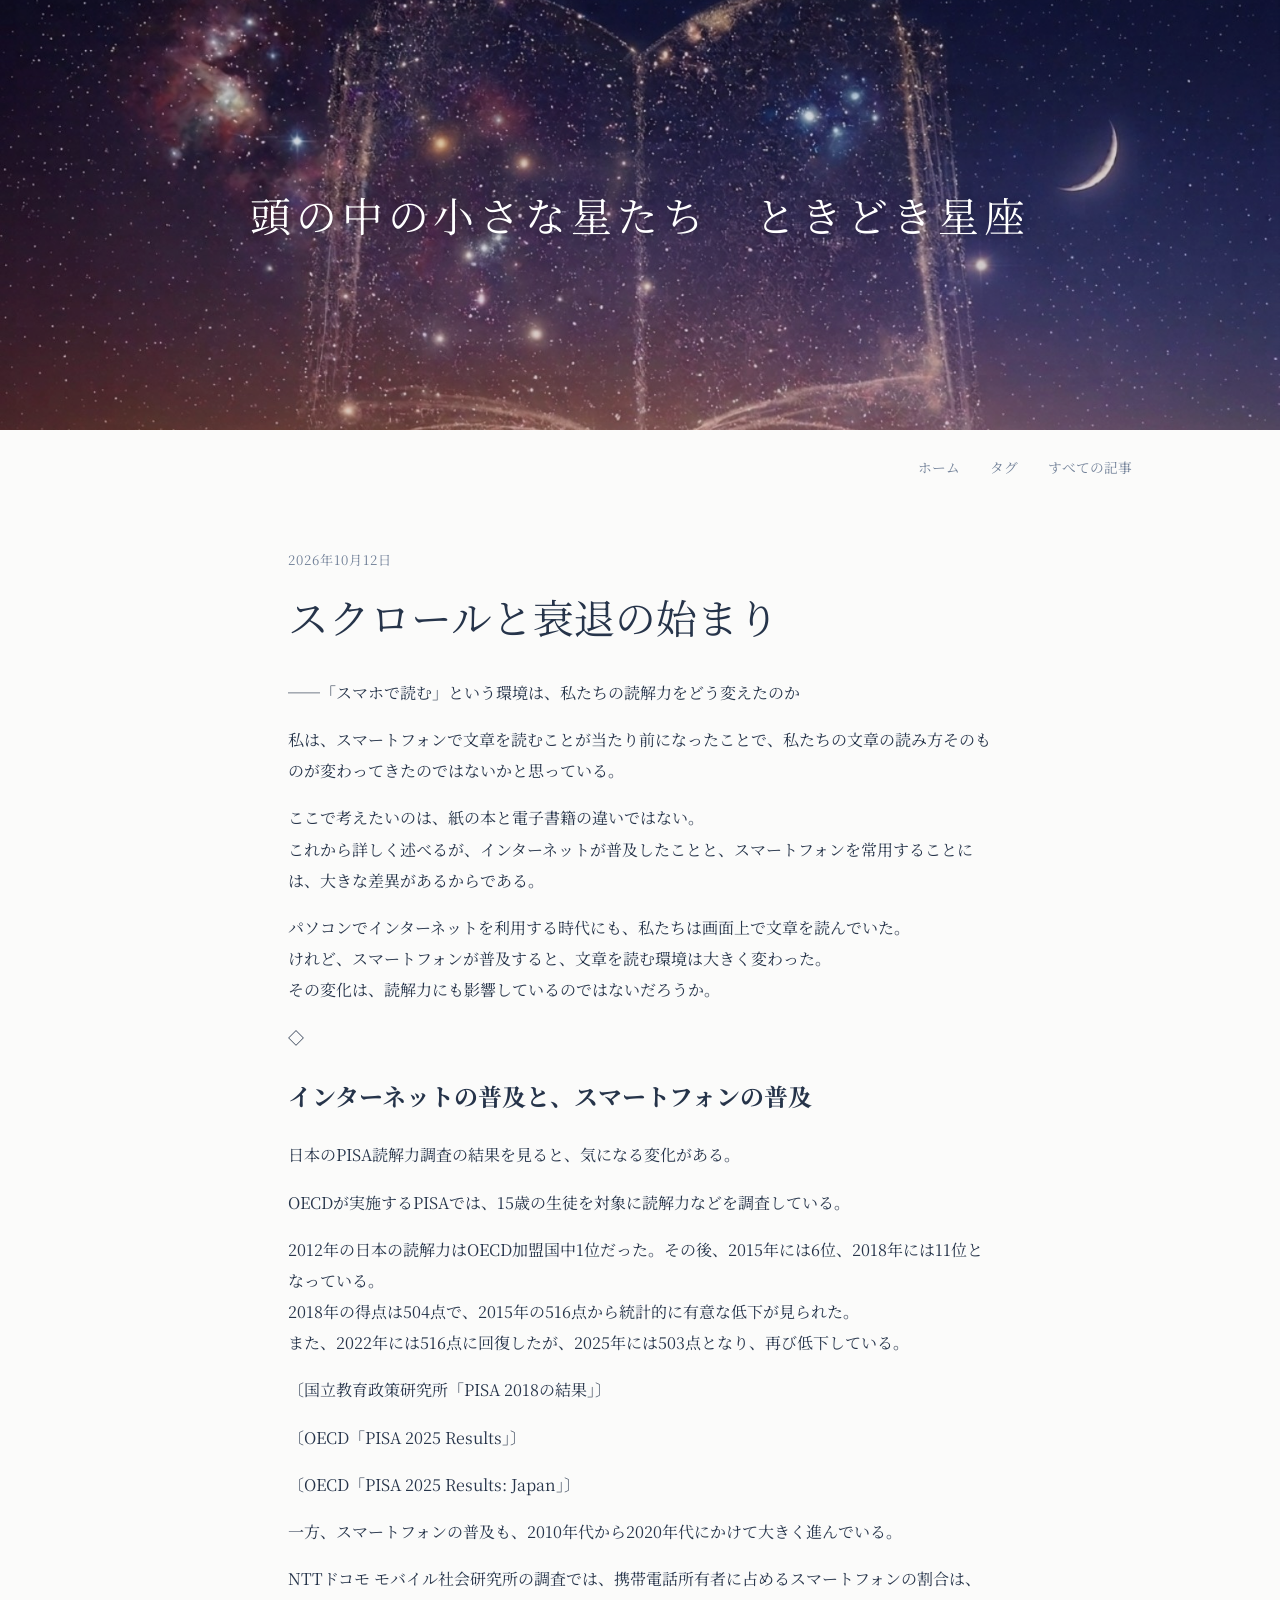
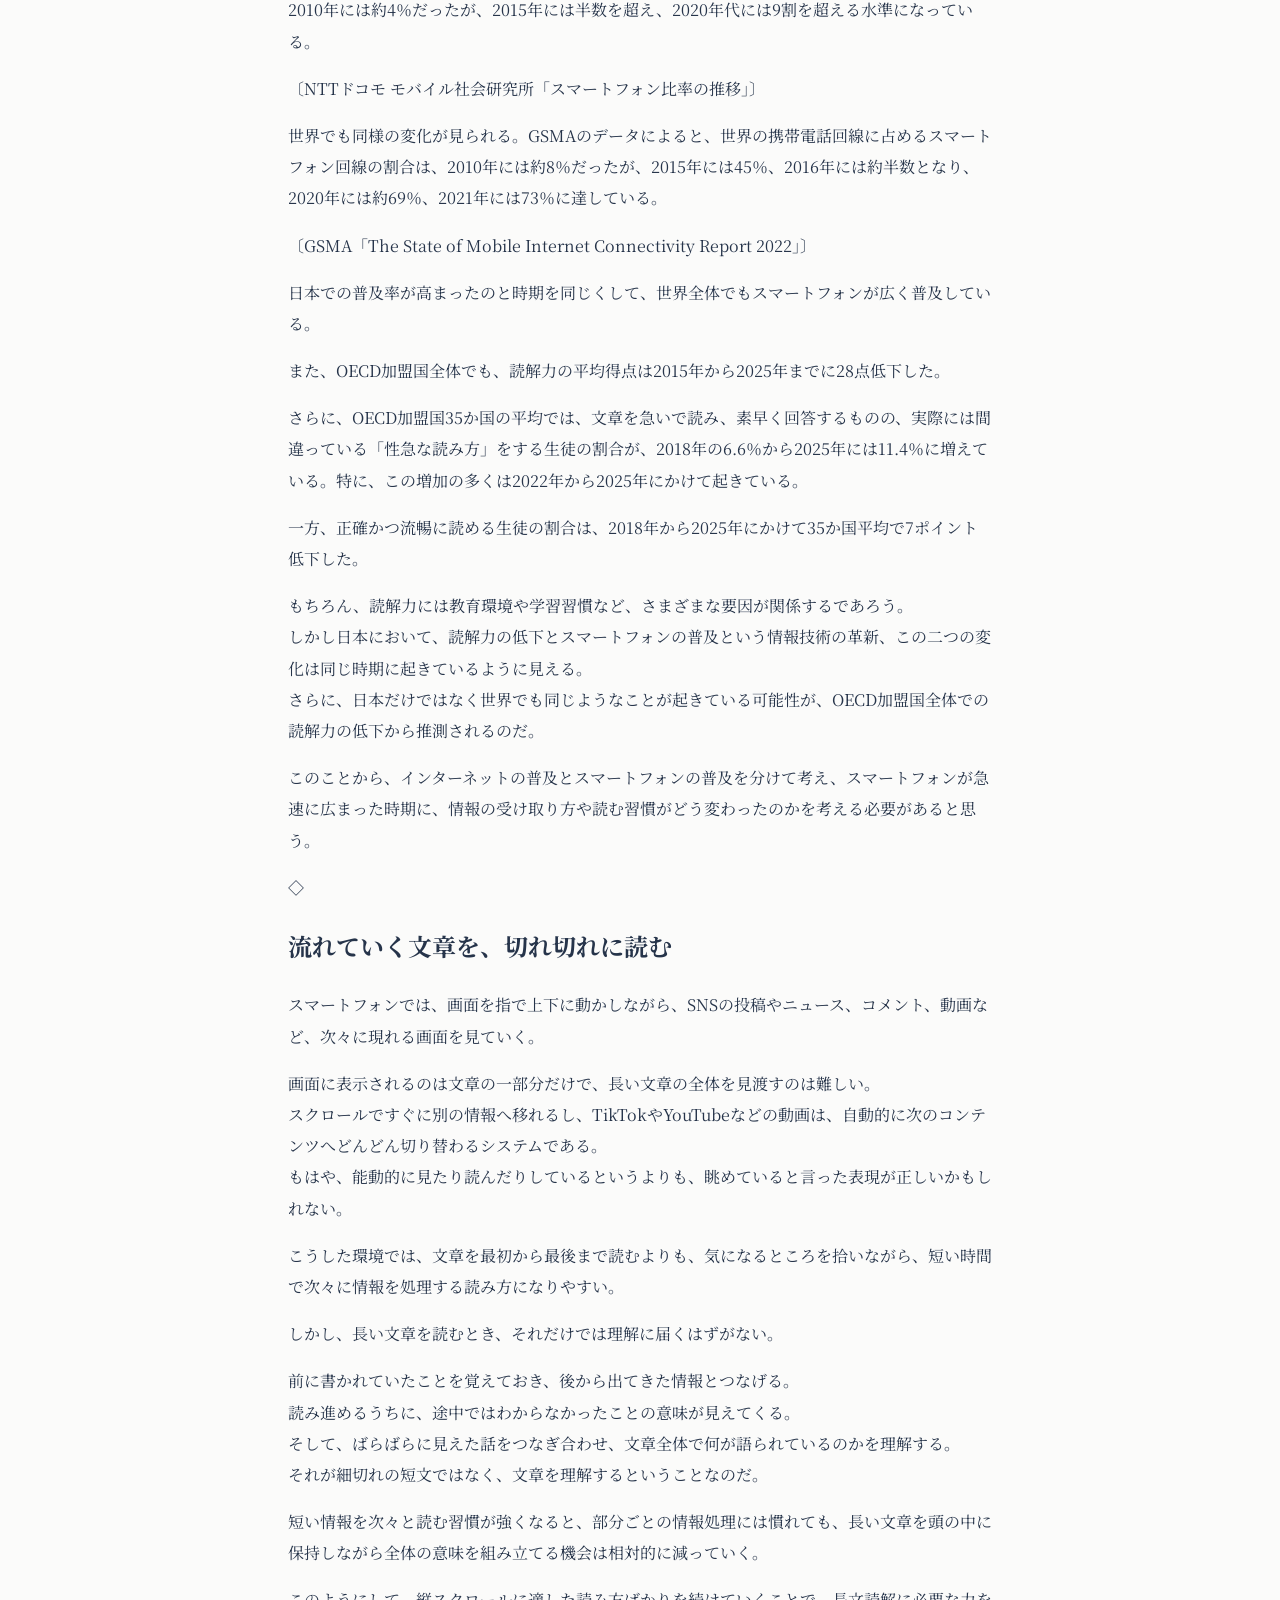
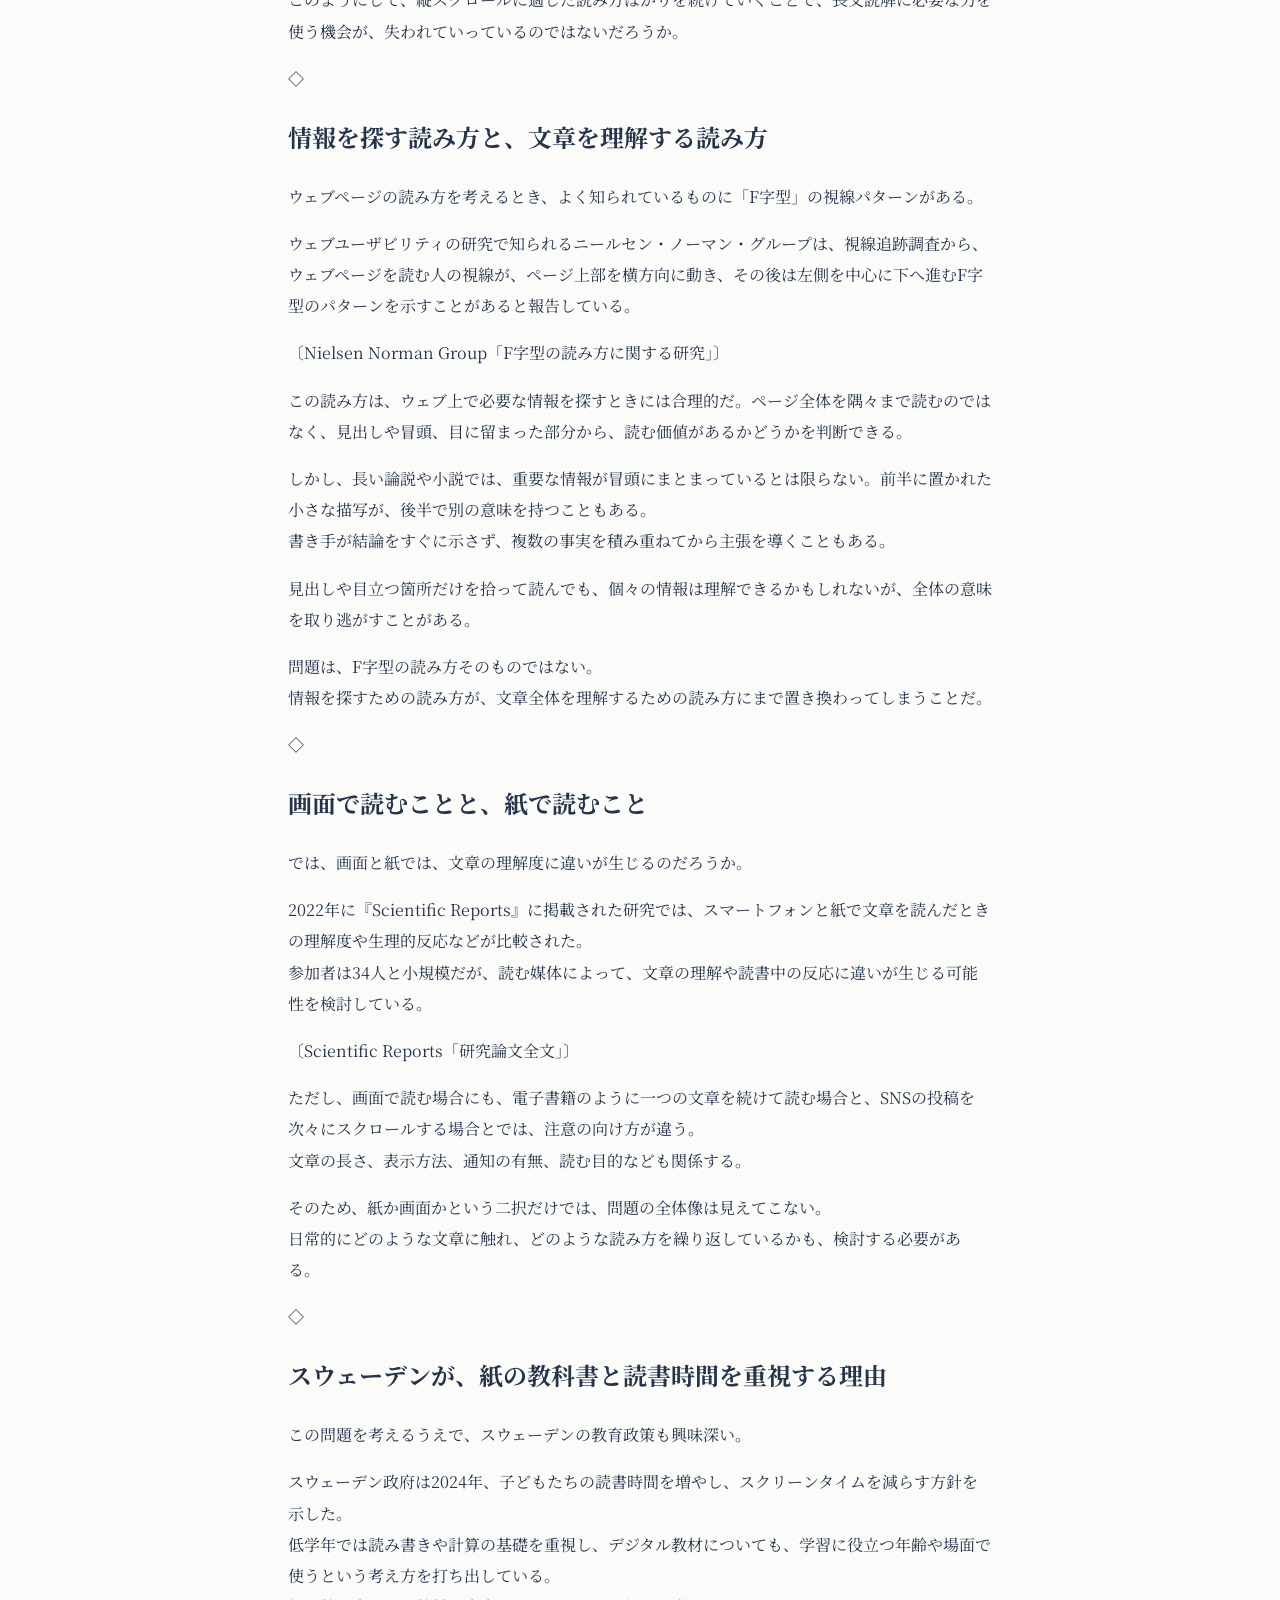
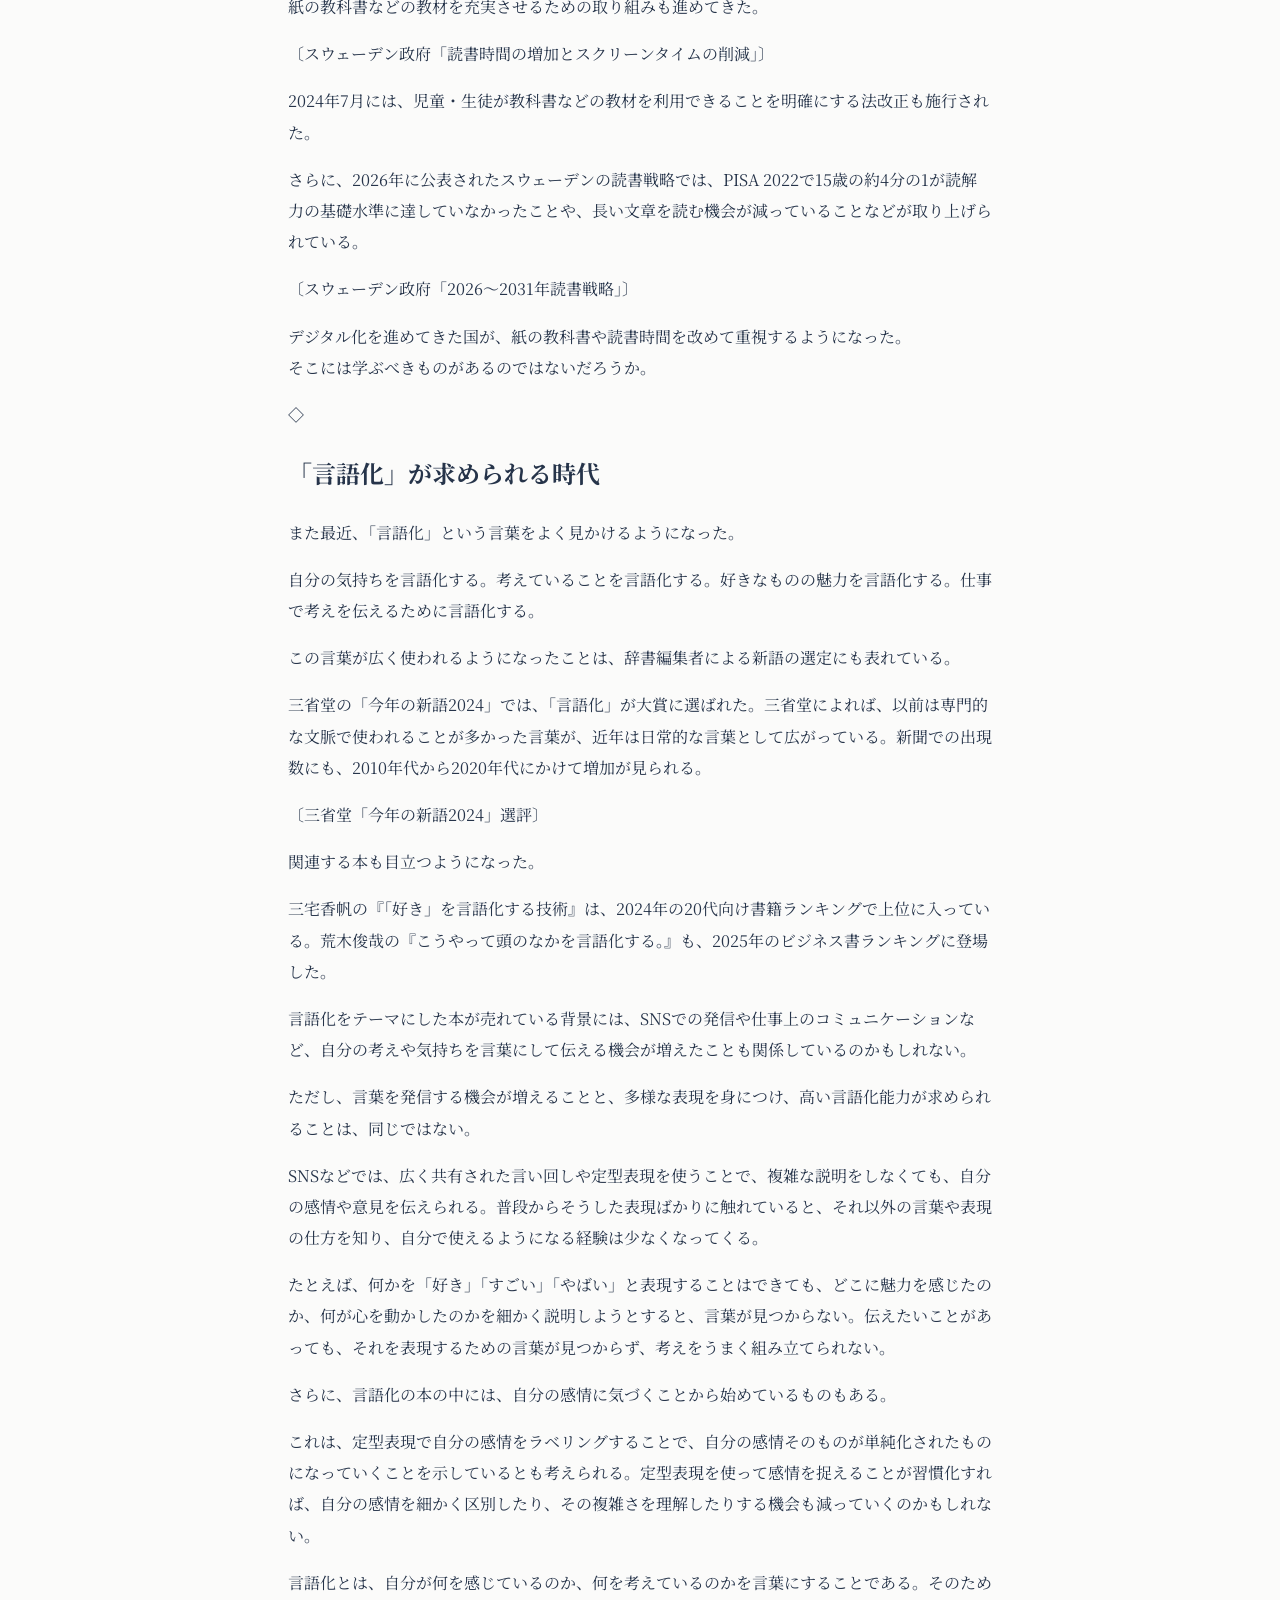
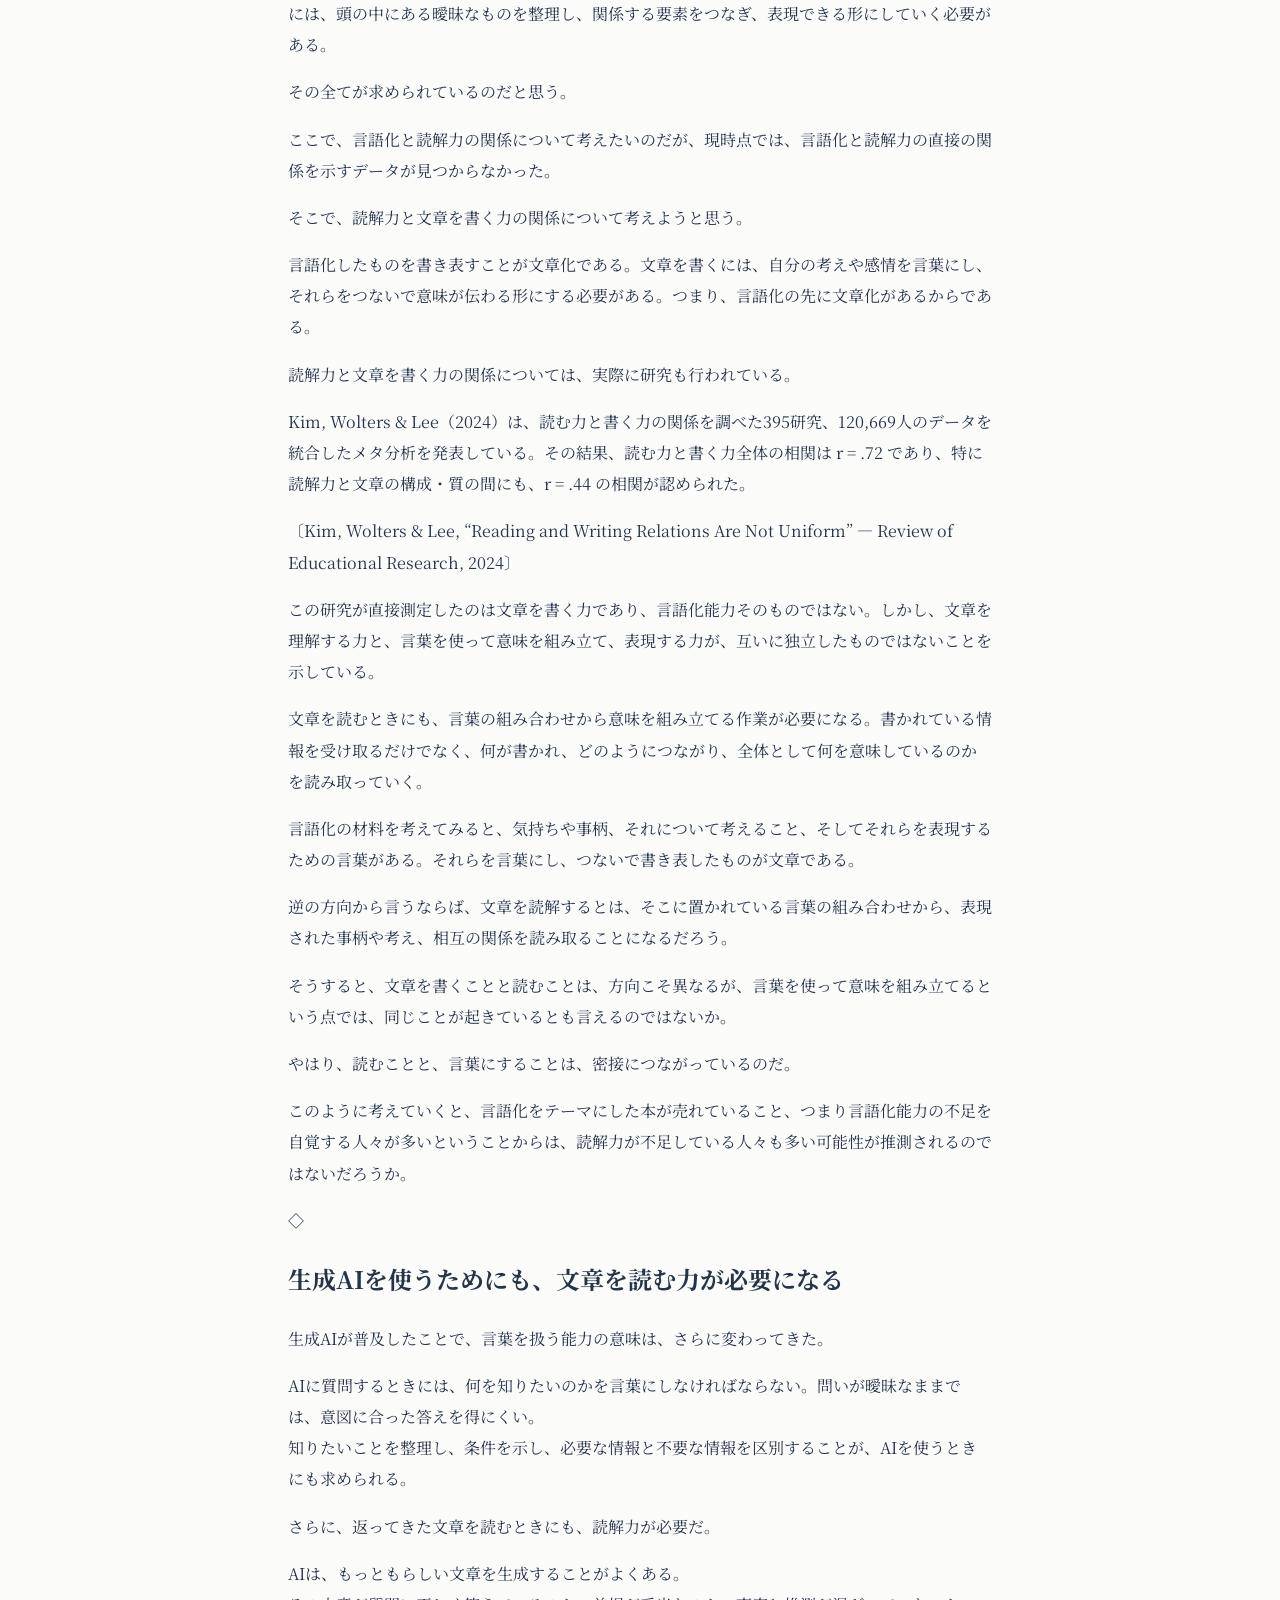
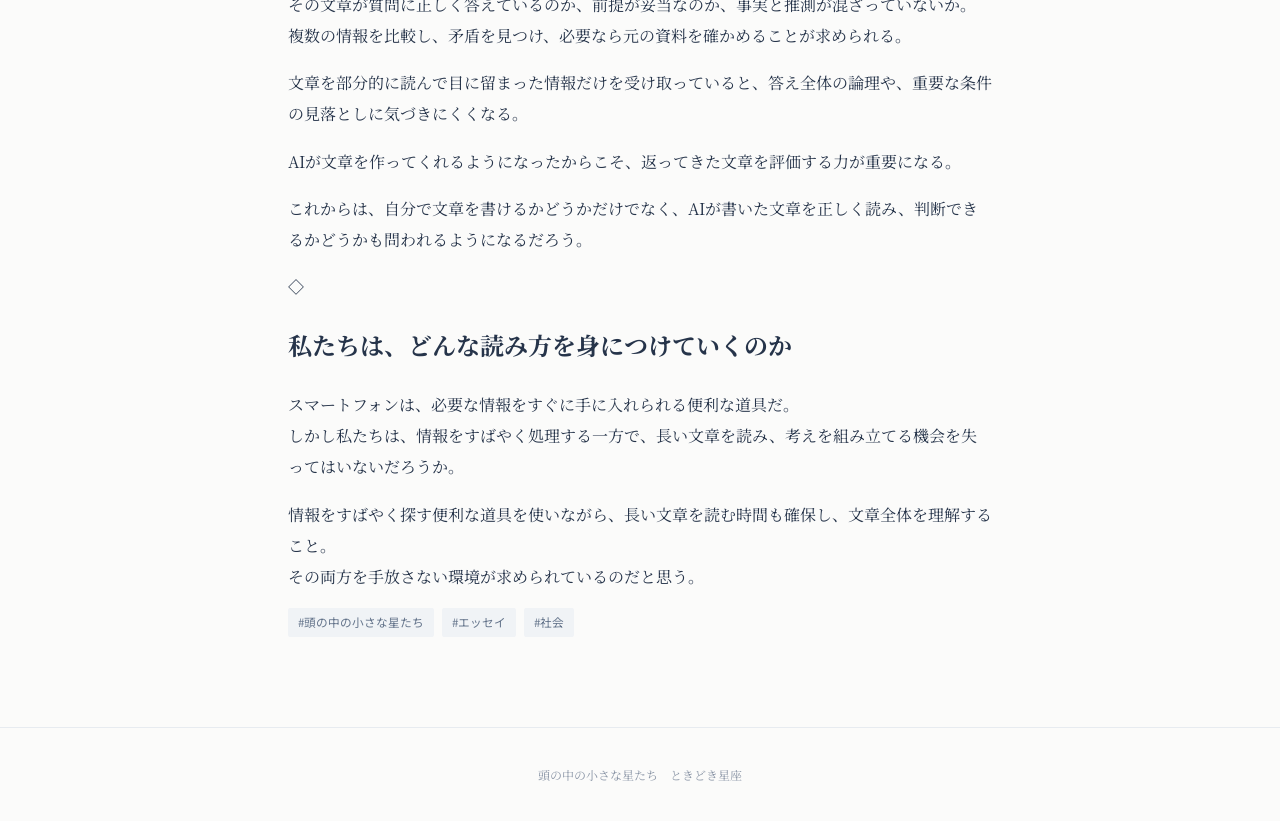
<file: scroll-and-decline.html>
<!doctype html>
<html lang="ja">
<head>
<meta charset="utf-8">
<meta name="viewport" content="width=device-width, initial-scale=1">
<title>スクロールと衰退の始まり｜頭の中の小さな星たち　ときどき星座</title>
<meta name="description" content="スマートフォンで文章を読む環境は、私たちの読解力をどう変えたのか。PISAの結果、スクロールによる読み方、言語化、生成AIとの関係から考える。">
<link rel="preconnect" href="https://fonts.googleapis.com">
<link rel="preconnect" href="https://fonts.gstatic.com" crossorigin>
<link href="https://fonts.googleapis.com/css2?family=Noto+Sans+JP:wght@400;500&family=Noto+Serif+JP:wght@400;500&display=swap" rel="stylesheet">
<link rel="stylesheet" href="style.css">
</head>
<body>

<header class="hero">
<div class="hero-content">
<a class="site-title" href="index.html">頭の中の小さな星たち　ときどき星座</a>
</div>
</header>

<nav class="nav">
<a href="index.html">ホーム</a>
<a href="tags.html">タグ</a>
<a href="articles.html">すべての記事</a>
</nav>

<main class="article">
<p class="date">2026年10月12日</p>
<h1>スクロールと衰退の始まり</h1>
<p class="subtitle">──「スマホで読む」という環境は、私たちの読解力をどう変えたのか</p>

<p>私は、スマートフォンで文章を読むことが当たり前になったことで、私たちの文章の読み方そのものが変わってきたのではないかと思っている。</p>

<p>ここで考えたいのは、紙の本と電子書籍の違いではない。<br>
これから詳しく述べるが、インターネットが普及したことと、スマートフォンを常用することには、大きな差異があるからである。</p>

<p>パソコンでインターネットを利用する時代にも、私たちは画面上で文章を読んでいた。<br>
けれど、スマートフォンが普及すると、文章を読む環境は大きく変わった。<br>
その変化は、読解力にも影響しているのではないだろうか。</p>

<p class="separator">◇</p>

<h2>インターネットの普及と、スマートフォンの普及</h2>

<p>日本のPISA読解力調査の結果を見ると、気になる変化がある。</p>

<p>OECDが実施するPISAでは、15歳の生徒を対象に読解力などを調査している。</p>

<p>2012年の日本の読解力はOECD加盟国中1位だった。その後、2015年には6位、2018年には11位となっている。<br>
2018年の得点は504点で、2015年の516点から統計的に有意な低下が見られた。<br>
また、2022年には516点に回復したが、2025年には503点となり、再び低下している。</p>

<p>〔<a href="https://www.nier.go.jp/kokusai/pisa/pdf/2018/01_point.pdf" target="_blank" rel="noopener noreferrer">国立教育政策研究所「PISA 2018の結果」</a>〕</p>

<p>〔<a href="https://www.oecd.org/en/publications/pisa-2025-results-volume-i_73451bc5-en.html" target="_blank" rel="noopener noreferrer">OECD「PISA 2025 Results」</a>〕</p>

<p>〔<a href="https://www.oecd.org/en/publications/pisa-2025-results-volume-i-country-notes_2d4ff9ea-en/japan_cf203dac-en.html" target="_blank" rel="noopener noreferrer">OECD「PISA 2025 Results: Japan」</a>〕</p>

<p>一方、スマートフォンの普及も、2010年代から2020年代にかけて大きく進んでいる。</p>

<p>NTTドコモ モバイル社会研究所の調査では、携帯電話所有者に占めるスマートフォンの割合は、2010年には約4％だったが、2015年には半数を超え、2020年代には9割を超える水準になっている。</p>

<p>〔<a href="https://tda000073-prd.ad.at.nttdocomo.co.jp/project/mobile/20250421.html" target="_blank" rel="noopener noreferrer">NTTドコモ モバイル社会研究所「スマートフォン比率の推移」</a>〕</p>

<p>世界でも同様の変化が見られる。GSMAのデータによると、世界の携帯電話回線に占めるスマートフォン回線の割合は、2010年には約8％だったが、2015年には45％、2016年には約半数となり、2020年には約69％、2021年には73％に達している。</p>

<p>〔<a href="https://event-assets.gsma.com/pdf/The-State-of-Mobile-Internet-Connectivity-Report-2022.pdf" target="_blank" rel="noopener noreferrer">GSMA「The State of Mobile Internet Connectivity Report 2022」</a>〕</p>

<p>日本での普及率が高まったのと時期を同じくして、世界全体でもスマートフォンが広く普及している。</p>

<p>また、OECD加盟国全体でも、読解力の平均得点は2015年から2025年までに28点低下した。</p>

<p>さらに、OECD加盟国35か国の平均では、文章を急いで読み、素早く回答するものの、実際には間違っている「性急な読み方」をする生徒の割合が、2018年の6.6％から2025年には11.4％に増えている。特に、この増加の多くは2022年から2025年にかけて起きている。</p>

<p>一方、正確かつ流暢に読める生徒の割合は、2018年から2025年にかけて35か国平均で7ポイント低下した。</p>

<p>もちろん、読解力には教育環境や学習習慣など、さまざまな要因が関係するであろう。<br>
しかし日本において、読解力の低下とスマートフォンの普及という情報技術の革新、この二つの変化は同じ時期に起きているように見える。<br>
さらに、日本だけではなく世界でも同じようなことが起きている可能性が、OECD加盟国全体での読解力の低下から推測されるのだ。</p>

<p>このことから、インターネットの普及とスマートフォンの普及を分けて考え、スマートフォンが急速に広まった時期に、情報の受け取り方や読む習慣がどう変わったのかを考える必要があると思う。</p>

<p class="separator">◇</p>

<h2>流れていく文章を、切れ切れに読む</h2>

<p>スマートフォンでは、画面を指で上下に動かしながら、SNSの投稿やニュース、コメント、動画など、次々に現れる画面を見ていく。</p>

<p>画面に表示されるのは文章の一部分だけで、長い文章の全体を見渡すのは難しい。<br>
スクロールですぐに別の情報へ移れるし、TikTokやYouTubeなどの動画は、自動的に次のコンテンツへどんどん切り替わるシステムである。<br>
もはや、能動的に見たり読んだりしているというよりも、眺めていると言った表現が正しいかもしれない。</p>

<p>こうした環境では、文章を最初から最後まで読むよりも、気になるところを拾いながら、短い時間で次々に情報を処理する読み方になりやすい。</p>

<p>しかし、長い文章を読むとき、それだけでは理解に届くはずがない。</p>

<p>前に書かれていたことを覚えておき、後から出てきた情報とつなげる。<br>
読み進めるうちに、途中ではわからなかったことの意味が見えてくる。<br>
そして、ばらばらに見えた話をつなぎ合わせ、文章全体で何が語られているのかを理解する。<br>
それが細切れの短文ではなく、文章を理解するということなのだ。</p>

<p>短い情報を次々と読む習慣が強くなると、部分ごとの情報処理には慣れても、長い文章を頭の中に保持しながら全体の意味を組み立てる機会は相対的に減っていく。</p>

<p>このようにして、縦スクロールに適した読み方ばかりを続けていくことで、長文読解に必要な力を使う機会が、失われていっているのではないだろうか。</p>

<p class="separator">◇</p>

<h2>情報を探す読み方と、文章を理解する読み方</h2>

<p>ウェブページの読み方を考えるとき、よく知られているものに「F字型」の視線パターンがある。</p>

<p>ウェブユーザビリティの研究で知られるニールセン・ノーマン・グループは、視線追跡調査から、ウェブページを読む人の視線が、ページ上部を横方向に動き、その後は左側を中心に下へ進むF字型のパターンを示すことがあると報告している。</p>

<p>〔<a href="https://www.nngroup.com/articles/f-shaped-pattern-reading-web-content/" target="_blank" rel="noopener noreferrer">Nielsen Norman Group「F字型の読み方に関する研究」</a>〕</p>

<p>この読み方は、ウェブ上で必要な情報を探すときには合理的だ。ページ全体を隅々まで読むのではなく、見出しや冒頭、目に留まった部分から、読む価値があるかどうかを判断できる。</p>

<p>しかし、長い論説や小説では、重要な情報が冒頭にまとまっているとは限らない。前半に置かれた小さな描写が、後半で別の意味を持つこともある。<br>
書き手が結論をすぐに示さず、複数の事実を積み重ねてから主張を導くこともある。</p>

<p>見出しや目立つ箇所だけを拾って読んでも、個々の情報は理解できるかもしれないが、全体の意味を取り逃がすことがある。</p>

<p>問題は、F字型の読み方そのものではない。<br>
情報を探すための読み方が、文章全体を理解するための読み方にまで置き換わってしまうことだ。</p>

<p class="separator">◇</p>

<h2>画面で読むことと、紙で読むこと</h2>

<p>では、画面と紙では、文章の理解度に違いが生じるのだろうか。</p>

<p>2022年に『Scientific Reports』に掲載された研究では、スマートフォンと紙で文章を読んだときの理解度や生理的反応などが比較された。<br>
参加者は34人と小規模だが、読む媒体によって、文章の理解や読書中の反応に違いが生じる可能性を検討している。</p>

<p>〔<a href="https://www.nature.com/articles/s41598-022-05605-0" target="_blank" rel="noopener noreferrer">Scientific Reports「研究論文全文」</a>〕</p>

<p>ただし、画面で読む場合にも、電子書籍のように一つの文章を続けて読む場合と、SNSの投稿を次々にスクロールする場合とでは、注意の向け方が違う。<br>
文章の長さ、表示方法、通知の有無、読む目的なども関係する。</p>

<p>そのため、紙か画面かという二択だけでは、問題の全体像は見えてこない。<br>
日常的にどのような文章に触れ、どのような読み方を繰り返しているかも、検討する必要がある。</p>

<p class="separator">◇</p>

<h2>スウェーデンが、紙の教科書と読書時間を重視する理由</h2>

<p>この問題を考えるうえで、スウェーデンの教育政策も興味深い。</p>

<p>スウェーデン政府は2024年、子どもたちの読書時間を増やし、スクリーンタイムを減らす方針を示した。<br>
低学年では読み書きや計算の基礎を重視し、デジタル教材についても、学習に役立つ年齢や場面で使うという考え方を打ち出している。<br>
紙の教科書などの教材を充実させるための取り組みも進めてきた。</p>

<p>〔<a href="https://www.government.se/articles/2024/02/government-investing-in-more-reading-time-and-less-screen-time/" target="_blank" rel="noopener noreferrer">スウェーデン政府「読書時間の増加とスクリーンタイムの削減」</a>〕</p>

<p>2024年7月には、児童・生徒が教科書などの教材を利用できることを明確にする法改正も施行された。</p>

<p>さらに、2026年に公表されたスウェーデンの読書戦略では、PISA 2022で15歳の約4分の1が読解力の基礎水準に達していなかったことや、長い文章を読む機会が減っていることなどが取り上げられている。</p>

<p>〔<a href="https://www.regeringen.se/rattsliga-dokument/departementsserien-och-promemorior/2026/04/sverige--ett-lasande-land/" target="_blank" rel="noopener noreferrer">スウェーデン政府「2026～2031年読書戦略」</a>〕</p>

<p>デジタル化を進めてきた国が、紙の教科書や読書時間を改めて重視するようになった。<br>
そこには学ぶべきものがあるのではないだろうか。</p>

<p class="separator">◇</p>

<h2>「言語化」が求められる時代</h2>

<p>また最近、「言語化」という言葉をよく見かけるようになった。</p>

<p>自分の気持ちを言語化する。考えていることを言語化する。好きなものの魅力を言語化する。仕事で考えを伝えるために言語化する。</p>

<p>この言葉が広く使われるようになったことは、辞書編集者による新語の選定にも表れている。</p>

<p>三省堂の「今年の新語2024」では、「言語化」が大賞に選ばれた。三省堂によれば、以前は専門的な文脈で使われることが多かった言葉が、近年は日常的な言葉として広がっている。新聞での出現数にも、2010年代から2020年代にかけて増加が見られる。</p>

<p>〔<a href="https://dictionary.sanseido-publ.co.jp/shingo/2024/best10/Preferenceall.html" target="_blank" rel="noopener noreferrer">三省堂「今年の新語2024」選評</a>〕</p>

<p>関連する本も目立つようになった。</p>

<p>三宅香帆の『「好き」を言語化する技術』は、2024年の20代向け書籍ランキングで上位に入っている。荒木俊哉の『こうやって頭のなかを言語化する。』も、2025年のビジネス書ランキングに登場した。</p>

<p>言語化をテーマにした本が売れている背景には、SNSでの発信や仕事上のコミュニケーションなど、自分の考えや気持ちを言葉にして伝える機会が増えたことも関係しているのかもしれない。</p>

<p>ただし、言葉を発信する機会が増えることと、多様な表現を身につけ、高い言語化能力が求められることは、同じではない。</p>

<p>SNSなどでは、広く共有された言い回しや定型表現を使うことで、複雑な説明をしなくても、自分の感情や意見を伝えられる。普段からそうした表現ばかりに触れていると、それ以外の言葉や表現の仕方を知り、自分で使えるようになる経験は少なくなってくる。</p>

<p>たとえば、何かを「好き」「すごい」「やばい」と表現することはできても、どこに魅力を感じたのか、何が心を動かしたのかを細かく説明しようとすると、言葉が見つからない。伝えたいことがあっても、それを表現するための言葉が見つからず、考えをうまく組み立てられない。</p>

<p>さらに、言語化の本の中には、自分の感情に気づくことから始めているものもある。</p>

<p>これは、定型表現で自分の感情をラベリングすることで、自分の感情そのものが単純化されたものになっていくことを示しているとも考えられる。定型表現を使って感情を捉えることが習慣化すれば、自分の感情を細かく区別したり、その複雑さを理解したりする機会も減っていくのかもしれない。</p>

<p>言語化とは、自分が何を感じているのか、何を考えているのかを言葉にすることである。そのためには、頭の中にある曖昧なものを整理し、関係する要素をつなぎ、表現できる形にしていく必要がある。</p>

<p>その全てが求められているのだと思う。</p>

<p>ここで、言語化と読解力の関係について考えたいのだが、現時点では、言語化と読解力の直接の関係を示すデータが見つからなかった。</p>

<p>そこで、読解力と文章を書く力の関係について考えようと思う。</p>

<p>言語化したものを書き表すことが文章化である。文章を書くには、自分の考えや感情を言葉にし、それらをつないで意味が伝わる形にする必要がある。つまり、言語化の先に文章化があるからである。</p>

<p>読解力と文章を書く力の関係については、実際に研究も行われている。</p>

<p>Kim, Wolters &amp; Lee（2024）は、読む力と書く力の関係を調べた395研究、120,669人のデータを統合したメタ分析を発表している。その結果、読む力と書く力全体の相関は r = .72 であり、特に読解力と文章の構成・質の間にも、r = .44 の相関が認められた。</p>

<p>〔<a href="https://eric.ed.gov/?id=EJ1423184" target="_blank" rel="noopener noreferrer">Kim, Wolters &amp; Lee, “Reading and Writing Relations Are Not Uniform” — Review of Educational Research, 2024</a>〕</p>

<p>この研究が直接測定したのは文章を書く力であり、言語化能力そのものではない。しかし、文章を理解する力と、言葉を使って意味を組み立て、表現する力が、互いに独立したものではないことを示している。</p>

<p>文章を読むときにも、言葉の組み合わせから意味を組み立てる作業が必要になる。書かれている情報を受け取るだけでなく、何が書かれ、どのようにつながり、全体として何を意味しているのかを読み取っていく。</p>

<p>言語化の材料を考えてみると、気持ちや事柄、それについて考えること、そしてそれらを表現するための言葉がある。それらを言葉にし、つないで書き表したものが文章である。</p>

<p>逆の方向から言うならば、文章を読解するとは、そこに置かれている言葉の組み合わせから、表現された事柄や考え、相互の関係を読み取ることになるだろう。</p>

<p>そうすると、文章を書くことと読むことは、方向こそ異なるが、言葉を使って意味を組み立てるという点では、同じことが起きているとも言えるのではないか。</p>

<p>やはり、読むことと、言葉にすることは、密接につながっているのだ。</p>

<p>このように考えていくと、言語化をテーマにした本が売れていること、つまり言語化能力の不足を自覚する人々が多いということからは、読解力が不足している人々も多い可能性が推測されるのではないだろうか。</p>

<p class="separator">◇</p>

<h2>生成AIを使うためにも、文章を読む力が必要になる</h2>

<p>生成AIが普及したことで、言葉を扱う能力の意味は、さらに変わってきた。</p>

<p>AIに質問するときには、何を知りたいのかを言葉にしなければならない。問いが曖昧なままでは、意図に合った答えを得にくい。<br>
知りたいことを整理し、条件を示し、必要な情報と不要な情報を区別することが、AIを使うときにも求められる。</p>

<p>さらに、返ってきた文章を読むときにも、読解力が必要だ。</p>

<p>AIは、もっともらしい文章を生成することがよくある。<br>
その文章が質問に正しく答えているのか、前提が妥当なのか、事実と推測が混ざっていないか。<br>
複数の情報を比較し、矛盾を見つけ、必要なら元の資料を確かめることが求められる。</p>

<p>文章を部分的に読んで目に留まった情報だけを受け取っていると、答え全体の論理や、重要な条件の見落としに気づきにくくなる。</p>

<p>AIが文章を作ってくれるようになったからこそ、返ってきた文章を評価する力が重要になる。</p>

<p>これからは、自分で文章を書けるかどうかだけでなく、AIが書いた文章を正しく読み、判断できるかどうかも問われるようになるだろう。</p>

<p class="separator">◇</p>

<h2>私たちは、どんな読み方を身につけていくのか</h2>

<p>スマートフォンは、必要な情報をすぐに手に入れられる便利な道具だ。<br>
しかし私たちは、情報をすばやく処理する一方で、長い文章を読み、考えを組み立てる機会を失ってはいないだろうか。</p>

<p>情報をすばやく探す便利な道具を使いながら、長い文章を読む時間も確保し、文章全体を理解すること。<br>
その両方を手放さない環境が求められているのだと思う。</p>

<div class="tags">
<a class="tag" href="tags.html#site">#頭の中の小さな星たち</a>
<a class="tag" href="tags.html#エッセイ">#エッセイ</a>
<a class="tag" href="tags.html#社会">#社会</a>
</div>
</main>

<footer>頭の中の小さな星たち　ときどき星座</footer>

</body>
</html>
</file>
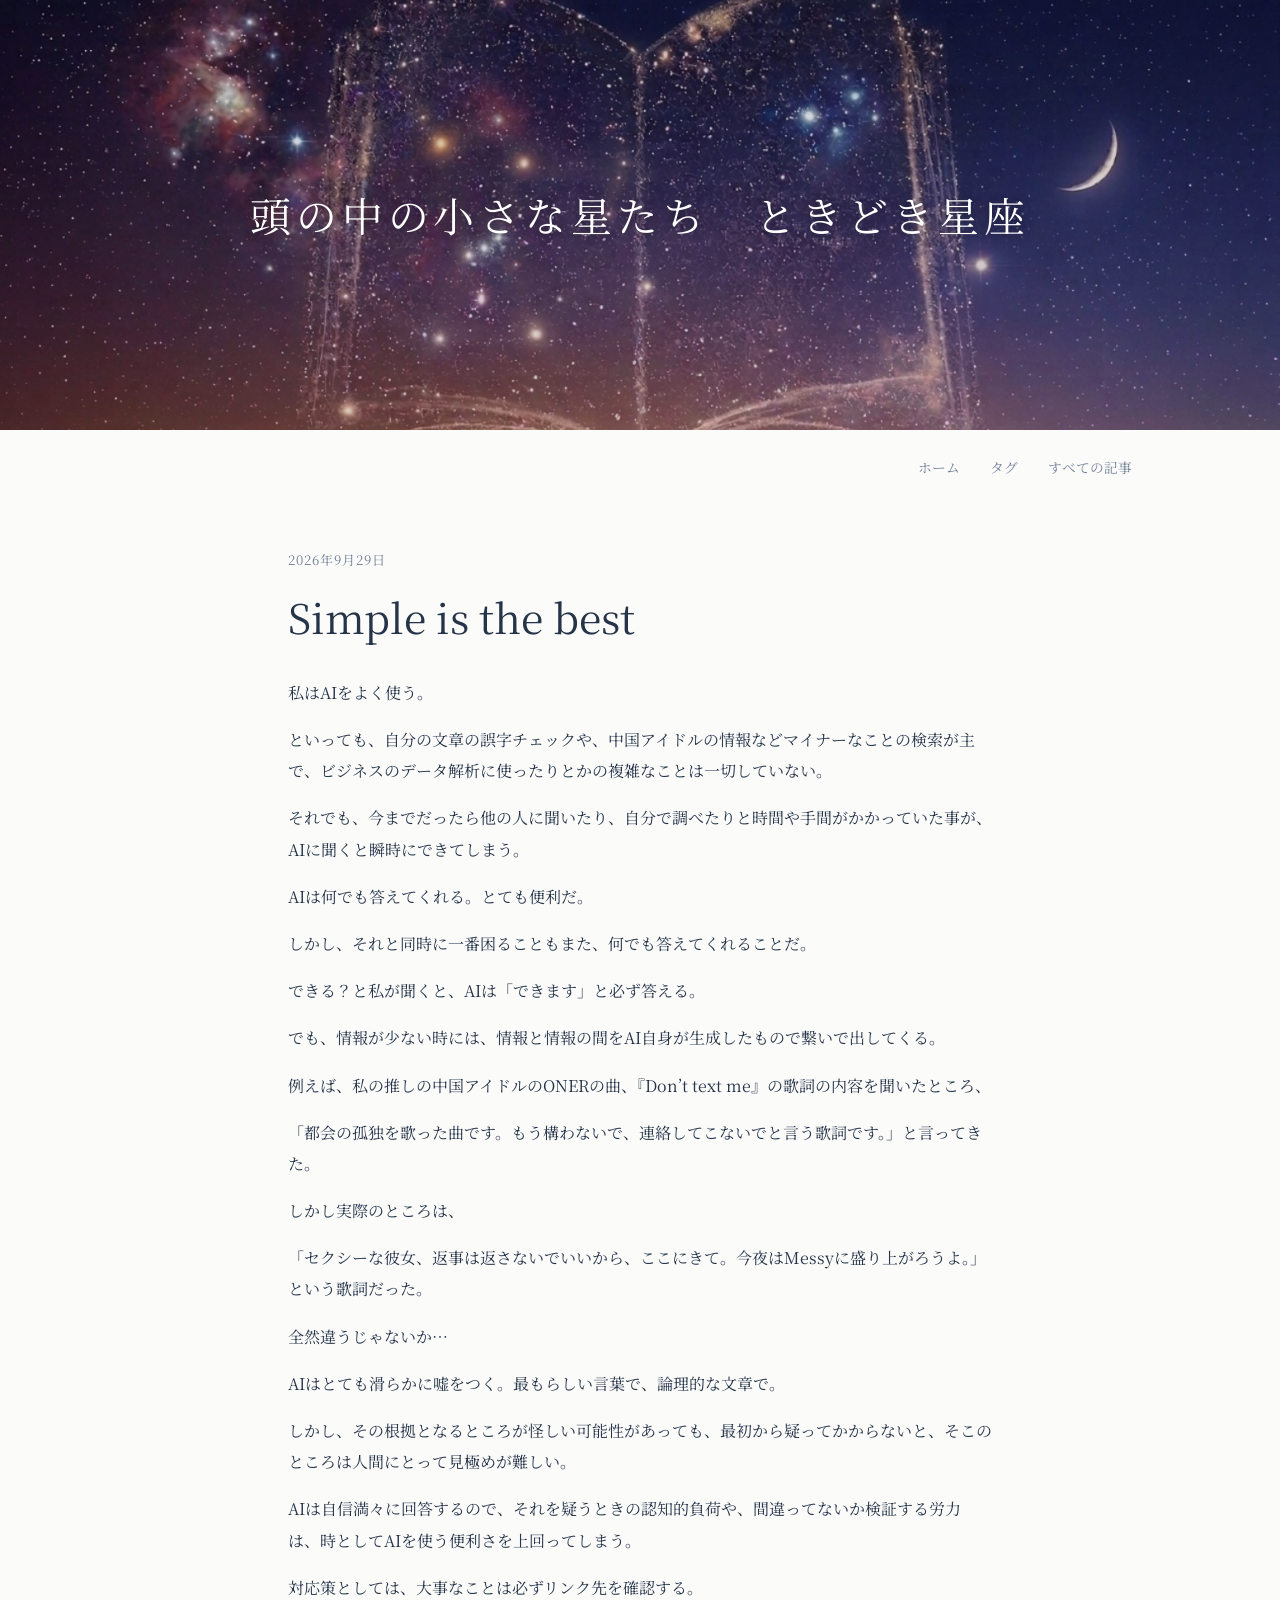
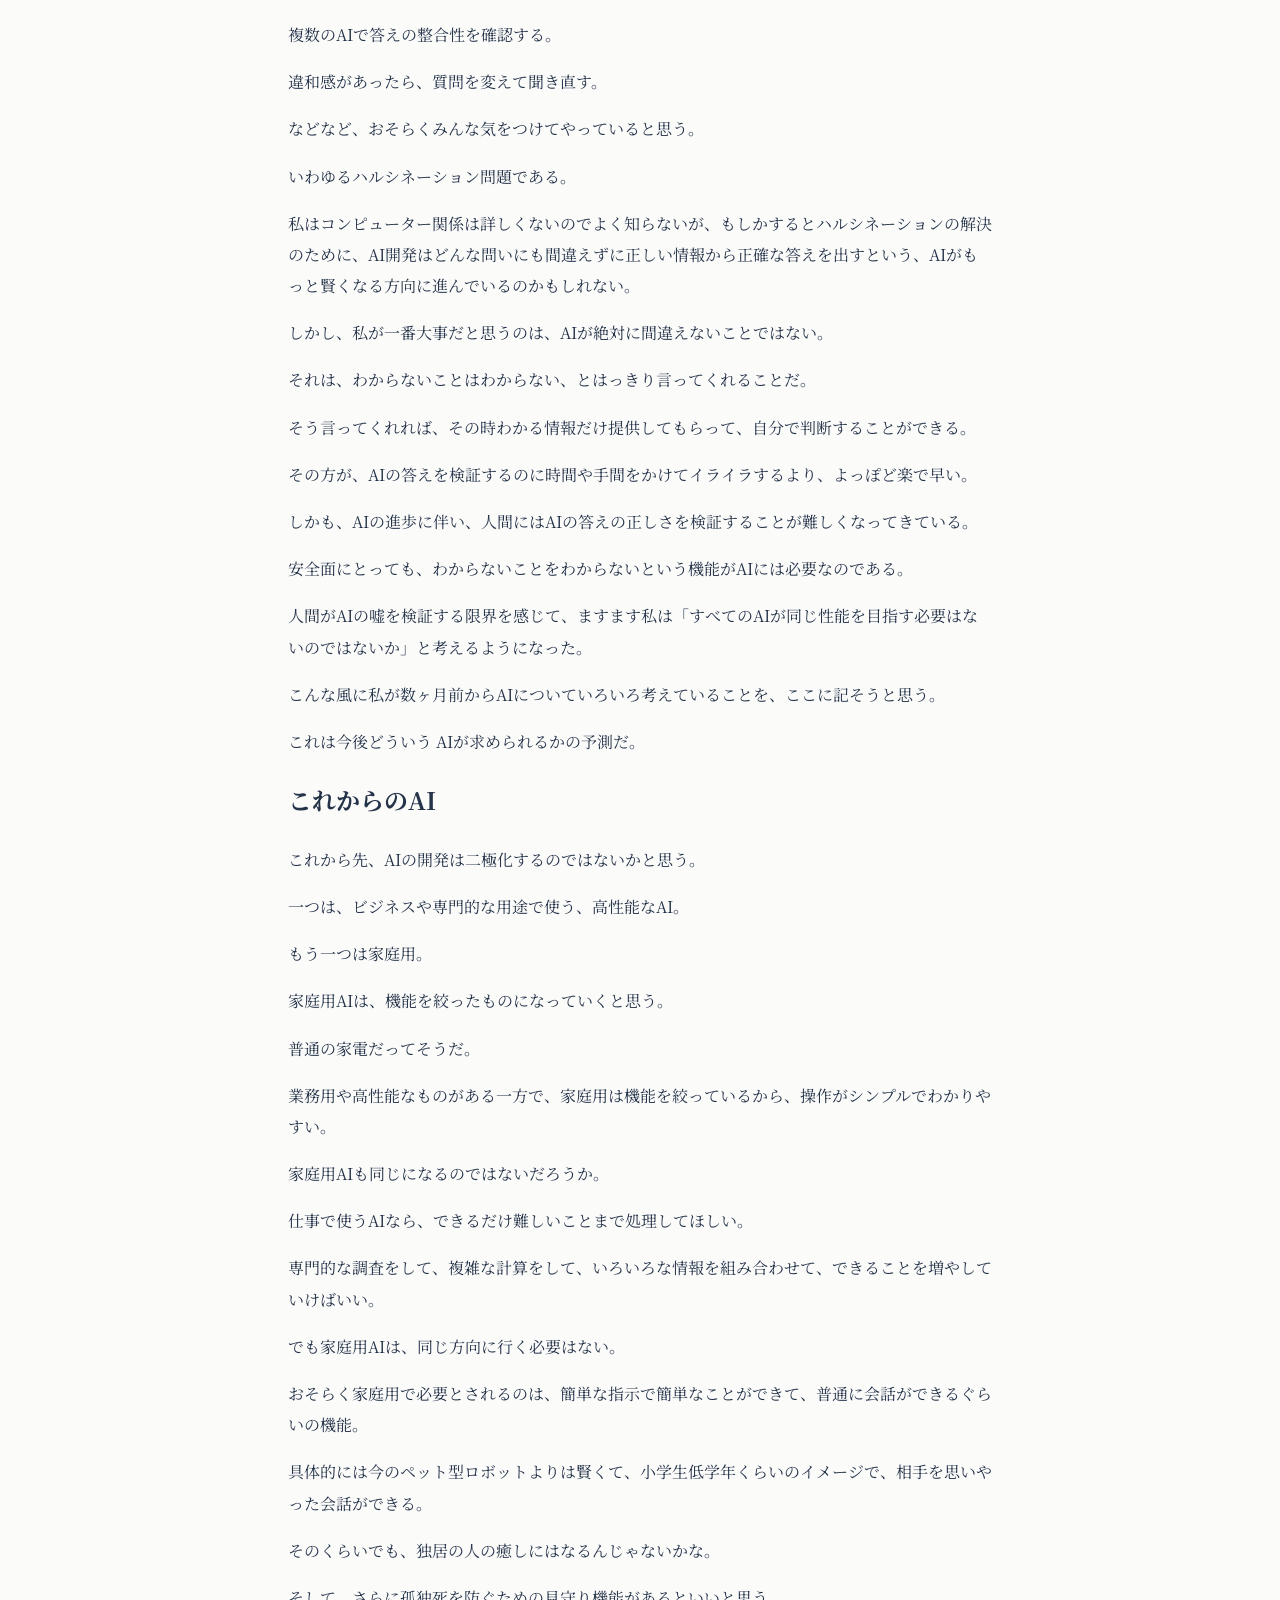
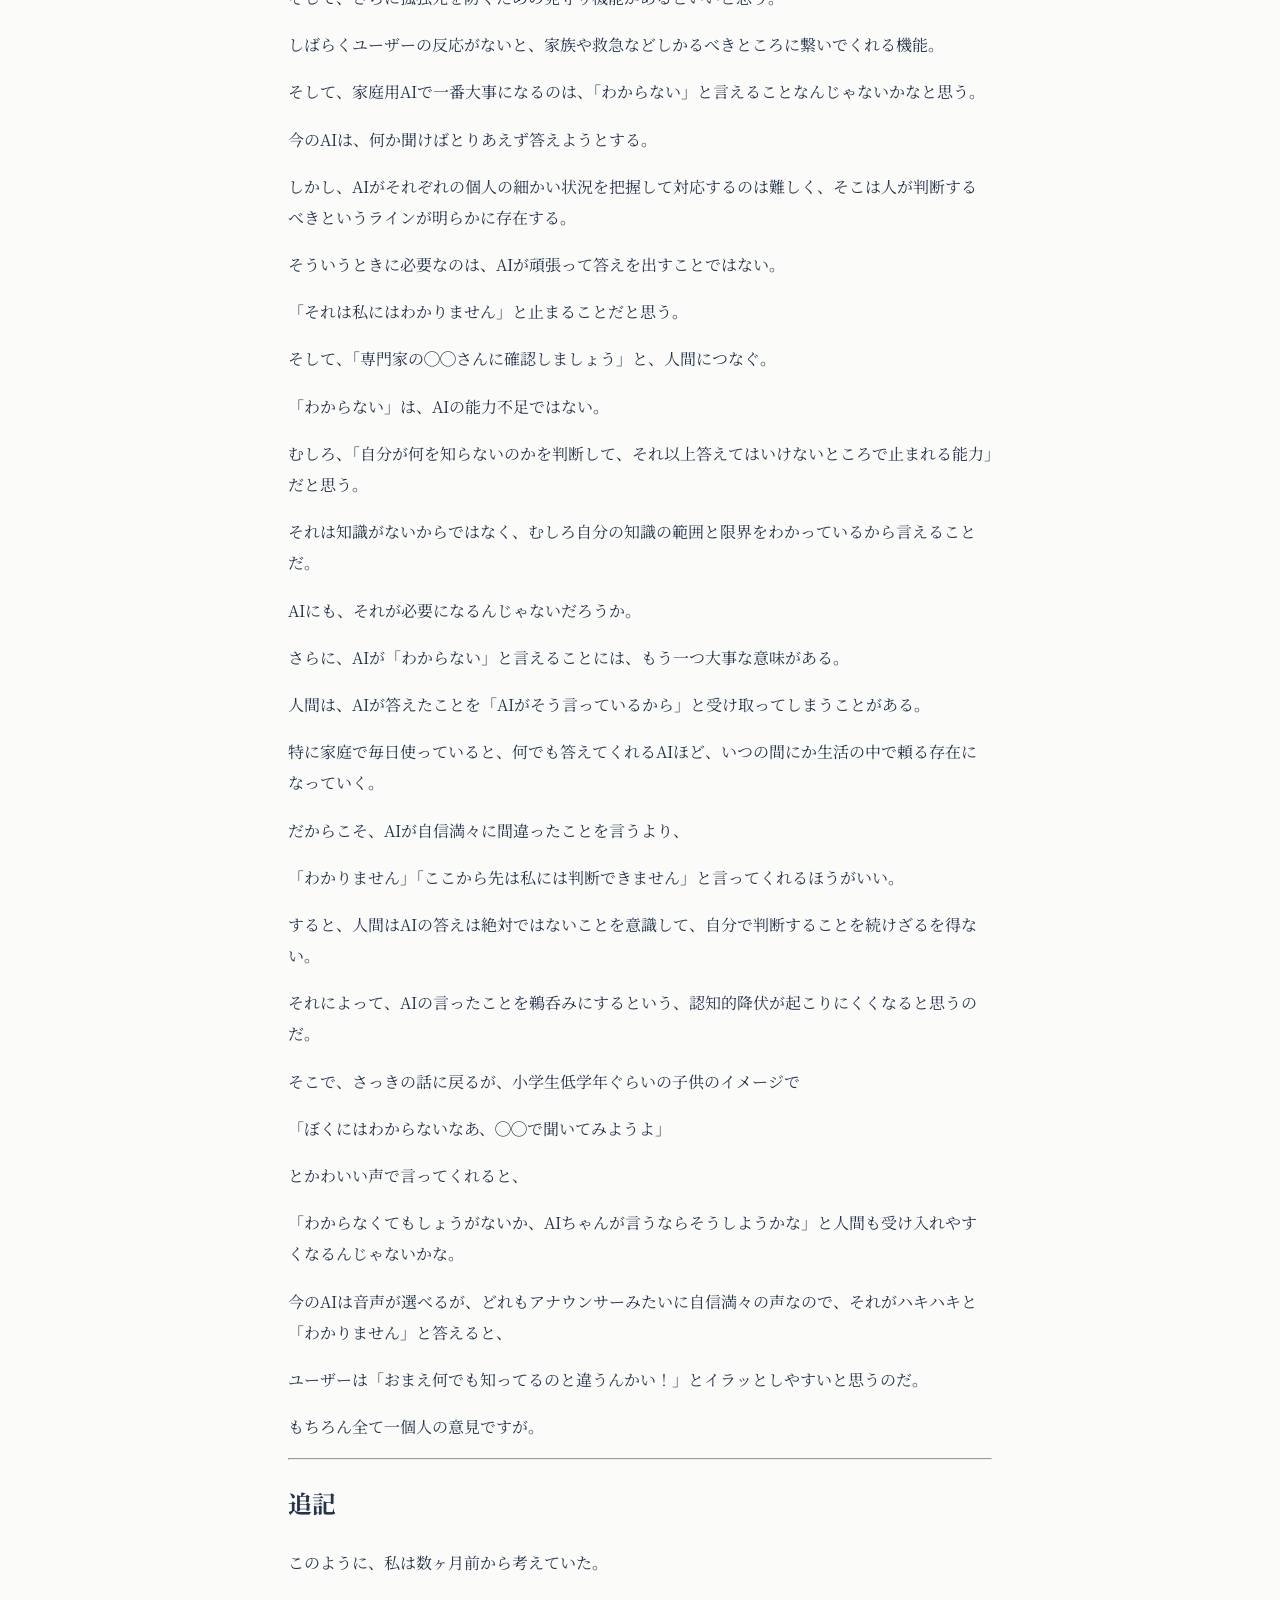
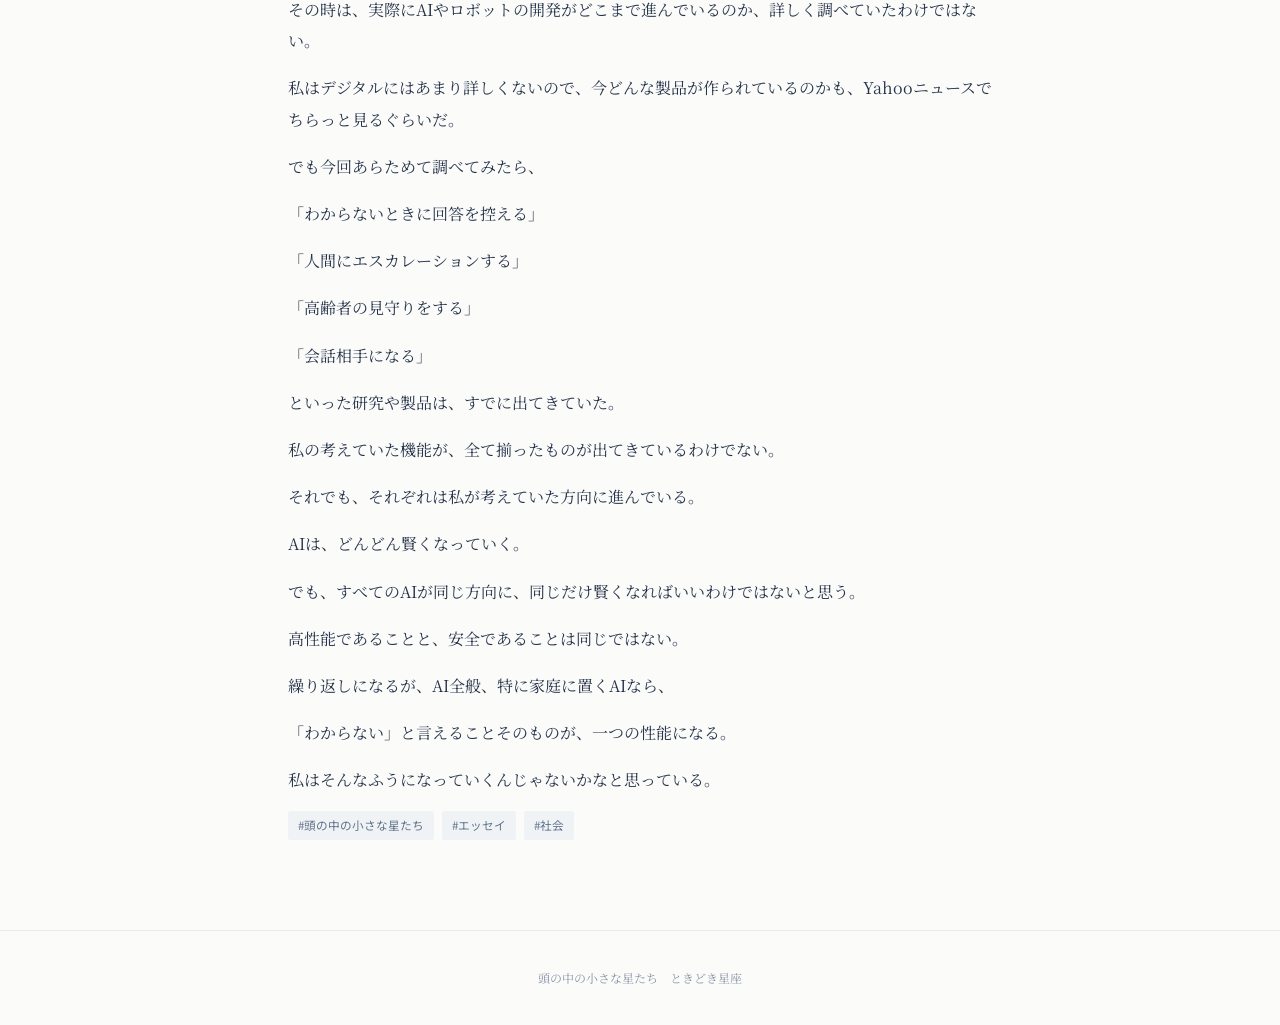
<file: simple-is-the-best.html>
<!doctype html>
<html lang="ja">
<head>
<meta charset="utf-8">
<meta name="viewport" content="width=device-width, initial-scale=1">
<title>Simple is the best｜頭の中の小さな星たち　ときどき星座</title>
<meta name="description" content="AIを使う中で感じたハルシネーションの問題から、これからの家庭用AIに必要なのは「わからない」と言えることではないかと考えたこと。">
<link rel="preconnect" href="https://fonts.googleapis.com">
<link rel="preconnect" href="https://fonts.gstatic.com" crossorigin>
<link href="https://fonts.googleapis.com/css2?family=Noto+Sans+JP:wght@400;500&family=Noto+Serif+JP:wght@400;500&display=swap" rel="stylesheet">
<link rel="stylesheet" href="style.css">
</head>

<body>

<header class="hero">
  <div class="hero-content">
    <a class="site-title" href="index.html">頭の中の小さな星たち　ときどき星座</a>
  </div>
</header>

<nav class="nav">
  <a href="index.html">ホーム</a>
  <a href="tags.html">タグ</a>
  <a href="articles.html">すべての記事</a>
</nav>

<main class="article">

<p class="date">2026年9月29日</p>

<h1>Simple is the best</h1>

<p>私はAIをよく使う。</p>

<p>といっても、自分の文章の誤字チェックや、中国アイドルの情報などマイナーなことの検索が主で、ビジネスのデータ解析に使ったりとかの複雑なことは一切していない。</p>

<p>それでも、今までだったら他の人に聞いたり、自分で調べたりと時間や手間がかかっていた事が、AIに聞くと瞬時にできてしまう。</p>

<p>AIは何でも答えてくれる。とても便利だ。</p>

<p>しかし、それと同時に一番困ることもまた、何でも答えてくれることだ。</p>

<p>できる？と私が聞くと、AIは「できます」と必ず答える。</p>

<p>でも、情報が少ない時には、情報と情報の間をAI自身が生成したもので繋いで出してくる。</p>

<p>例えば、私の推しの中国アイドルのONERの曲、『Don’t text me』の歌詞の内容を聞いたところ、</p>

<p>「都会の孤独を歌った曲です。もう構わないで、連絡してこないでと言う歌詞です。」と言ってきた。</p>

<p>しかし実際のところは、</p>

<p>「セクシーな彼女、返事は返さないでいいから、ここにきて。今夜はMessyに盛り上がろうよ。」という歌詞だった。</p>

<p>全然違うじゃないか…</p>

<p>AIはとても滑らかに嘘をつく。最もらしい言葉で、論理的な文章で。</p>

<p>しかし、その根拠となるところが怪しい可能性があっても、最初から疑ってかからないと、そこのところは人間にとって見極めが難しい。</p>

<p>AIは自信満々に回答するので、それを疑うときの認知的負荷や、間違ってないか検証する労力は、時としてAIを使う便利さを上回ってしまう。</p>

<p>対応策としては、大事なことは必ずリンク先を確認する。</p>

<p>複数のAIで答えの整合性を確認する。</p>

<p>違和感があったら、質問を変えて聞き直す。</p>

<p>などなど、おそらくみんな気をつけてやっていると思う。</p>

<p>いわゆるハルシネーション問題である。</p>

<p>私はコンピューター関係は詳しくないのでよく知らないが、もしかするとハルシネーションの解決のために、AI開発はどんな問いにも間違えずに正しい情報から正確な答えを出すという、AIがもっと賢くなる方向に進んでいるのかもしれない。</p>

<p>しかし、私が一番大事だと思うのは、AIが絶対に間違えないことではない。</p>

<p>それは、わからないことはわからない、とはっきり言ってくれることだ。</p>

<p>そう言ってくれれば、その時わかる情報だけ提供してもらって、自分で判断することができる。</p>

<p>その方が、AIの答えを検証するのに時間や手間をかけてイライラするより、よっぽど楽で早い。</p>

<p>しかも、AIの進歩に伴い、人間にはAIの答えの正しさを検証することが難しくなってきている。</p>

<p>安全面にとっても、わからないことをわからないという機能がAIには必要なのである。</p>

<p>人間がAIの嘘を検証する限界を感じて、ますます私は「すべてのAIが同じ性能を目指す必要はないのではないか」と考えるようになった。</p>

<p>こんな風に私が数ヶ月前からAIについていろいろ考えていることを、ここに記そうと思う。</p>

<p>これは今後どういう AIが求められるかの予測だ。</p>

<h2>これからのAI</h2>

<p>これから先、AIの開発は二極化するのではないかと思う。</p>

<p>一つは、ビジネスや専門的な用途で使う、高性能なAI。</p>

<p>もう一つは家庭用。</p>

<p>家庭用AIは、機能を絞ったものになっていくと思う。</p>

<p>普通の家電だってそうだ。</p>

<p>業務用や高性能なものがある一方で、家庭用は機能を絞っているから、操作がシンプルでわかりやすい。</p>

<p>家庭用AIも同じになるのではないだろうか。</p>

<p>仕事で使うAIなら、できるだけ難しいことまで処理してほしい。</p>

<p>専門的な調査をして、複雑な計算をして、いろいろな情報を組み合わせて、できることを増やしていけばいい。</p>

<p>でも家庭用AIは、同じ方向に行く必要はない。</p>

<p>おそらく家庭用で必要とされるのは、簡単な指示で簡単なことができて、普通に会話ができるぐらいの機能。</p>

<p>具体的には今のペット型ロボットよりは賢くて、小学生低学年くらいのイメージで、相手を思いやった会話ができる。</p>

<p>そのくらいでも、独居の人の癒しにはなるんじゃないかな。</p>

<p>そして、さらに孤独死を防ぐための見守り機能があるといいと思う。</p>

<p>しばらくユーザーの反応がないと、家族や救急などしかるべきところに繋いでくれる機能。</p>

<p>そして、家庭用AIで一番大事になるのは、「わからない」と言えることなんじゃないかなと思う。</p>

<p>今のAIは、何か聞けばとりあえず答えようとする。</p>

<p>しかし、AIがそれぞれの個人の細かい状況を把握して対応するのは難しく、そこは人が判断するべきというラインが明らかに存在する。</p>

<p>そういうときに必要なのは、AIが頑張って答えを出すことではない。</p>

<p>「それは私にはわかりません」と止まることだと思う。</p>

<p>そして、「専門家の◯◯さんに確認しましょう」と、人間につなぐ。</p>

<p>「わからない」は、AIの能力不足ではない。</p>

<p>むしろ、「自分が何を知らないのかを判断して、それ以上答えてはいけないところで止まれる能力」だと思う。</p>

<p>それは知識がないからではなく、むしろ自分の知識の範囲と限界をわかっているから言えることだ。</p>

<p>AIにも、それが必要になるんじゃないだろうか。</p>

<p>さらに、AIが「わからない」と言えることには、もう一つ大事な意味がある。</p>

<p>人間は、AIが答えたことを「AIがそう言っているから」と受け取ってしまうことがある。</p>

<p>特に家庭で毎日使っていると、何でも答えてくれるAIほど、いつの間にか生活の中で頼る存在になっていく。</p>

<p>だからこそ、AIが自信満々に間違ったことを言うより、</p>

<p>「わかりません」「ここから先は私には判断できません」と言ってくれるほうがいい。</p>

<p>すると、人間はAIの答えは絶対ではないことを意識して、自分で判断することを続けざるを得ない。</p>

<p>それによって、AIの言ったことを鵜呑みにするという、認知的降伏が起こりにくくなると思うのだ。</p>

<p>そこで、さっきの話に戻るが、小学生低学年ぐらいの子供のイメージで</p>

<p>「ぼくにはわからないなあ、◯◯で聞いてみようよ」</p>

<p>とかわいい声で言ってくれると、</p>

<p>「わからなくてもしょうがないか、AIちゃんが言うならそうしようかな」と人間も受け入れやすくなるんじゃないかな。</p>

<p>今のAIは音声が選べるが、どれもアナウンサーみたいに自信満々の声なので、それがハキハキと「わかりません」と答えると、</p>

<p>ユーザーは「おまえ何でも知ってるのと違うんかい！」とイラッとしやすいと思うのだ。</p>

<p>もちろん全て一個人の意見ですが。</p>

<hr>

<h2>追記</h2>

<p>このように、私は数ヶ月前から考えていた。</p>

<p>その時は、実際にAIやロボットの開発がどこまで進んでいるのか、詳しく調べていたわけではない。</p>

<p>私はデジタルにはあまり詳しくないので、今どんな製品が作られているのかも、Yahooニュースでちらっと見るぐらいだ。</p>

<p>でも今回あらためて調べてみたら、</p>

<p>「わからないときに回答を控える」</p>

<p>「人間にエスカレーションする」</p>

<p>「高齢者の見守りをする」</p>

<p>「会話相手になる」</p>

<p>といった研究や製品は、すでに出てきていた。</p>

<p>私の考えていた機能が、全て揃ったものが出てきているわけでない。</p>

<p>それでも、それぞれは私が考えていた方向に進んでいる。</p>

<p>AIは、どんどん賢くなっていく。</p>

<p>でも、すべてのAIが同じ方向に、同じだけ賢くなればいいわけではないと思う。</p>

<p>高性能であることと、安全であることは同じではない。</p>

<p>繰り返しになるが、AI全般、特に家庭に置くAIなら、</p>

<p>「わからない」と言えることそのものが、一つの性能になる。</p>

<p>私はそんなふうになっていくんじゃないかなと思っている。</p>

<div class="tags">
  <a class="tag" href="tags.html#site">#頭の中の小さな星たち</a>
  <a class="tag" href="tags.html#エッセイ">#エッセイ</a>
  <a class="tag" href="tags.html#社会">#社会</a>
</div>

</main>

<footer>頭の中の小さな星たち　ときどき星座</footer>

</body>
</html>
</file>
<file: style.css>
:root {
  --ink: #26344a;
  --muted: #718098;
  --line: #e7ebf0;
  --paper: #fbfbfa;
  --tag: #f0f3f6;
  --accent: #7187a3;
}
* { box-sizing: border-box; }
html { scroll-behavior: smooth; }
body {
  margin: 0;
  color: var(--ink);
  background: var(--paper);
  font-family: "Noto Serif JP", "Hiragino Mincho ProN", "Yu Mincho", serif;
  line-height: 1.95;
}
a { color: inherit; text-decoration: none; }
.hero {
  position: relative;
  min-height: 430px;
  display: flex;
  align-items: center;
  justify-content: center;
  overflow: hidden;
  background: #10182f;
}
.hero::before {
  content: "";
  position: absolute;
  inset: 0;
  background: url("header.png") center center / cover no-repeat;
}
.hero::after {
  content: "";
  position: absolute;
  inset: 0;
  background: rgba(7, 12, 29, .16);
}
.hero-content {
  position: relative;
  z-index: 1;
  text-align: center;
  color: white;
  padding: 48px 24px;
  text-shadow: 0 1px 10px rgba(0,0,0,.35);
}
.site-title {
  margin: 0 0 14px;
  font-size: clamp(1.65rem, 4vw, 2.55rem);
  font-weight: 400;
  letter-spacing: .12em;
}
.site-description {
  margin: 0;
  font-size: .98rem;
  letter-spacing: .08em;
  line-height: 2.15;
}
.nav {
  max-width: 1040px;
  margin: 0 auto;
  padding: 24px 28px 8px;
  display: flex;
  justify-content: flex-end;
  gap: 30px;
  color: var(--muted);
  font-size: .86rem;
}
.nav a:hover { color: var(--ink); }
main {
  max-width: 1040px;
  margin: 0 auto;
  padding: 45px 28px 90px;
}
.section-label {
  display: flex;
  align-items: center;
  gap: 18px;
  color: var(--accent);
  font-family: Georgia, serif;
  font-size: .78rem;
  letter-spacing: .3em;
  margin-bottom: 38px;
}
.section-label::after {
  content: "";
  width: 130px;
  height: 1px;
  background: #cbd3dd;
}
.post-list { display: grid; gap: 0; }
.post-card {
  display: grid;
  grid-template-columns: 1fr;
  gap: 0;
  padding: 0 0 30px;
  margin-bottom: 30px;
  border-bottom: 1px solid var(--line);
}
.post-card:last-child { border-bottom: 0; }
.date {
  color: var(--muted);
  font-size: .82rem;
  letter-spacing: .08em;
}
.post-title {
  margin: 9px 0 8px;
  font-size: 1.65rem;
  font-weight: 400;
  letter-spacing: .04em;
}
.excerpt {
  margin: 0 0 17px;
  color: #647188;
  font-size: .93rem;
}
.tags { display: flex; flex-wrap: wrap; gap: 8px; }
.tag {
  display: inline-block;
  background: var(--tag);
  color: #64748b;
  padding: 3px 10px;
  border-radius: 2px;
  font-family: "Noto Sans JP", sans-serif;
  font-size: .73rem;
}
.article {
  max-width: 760px;
  margin: 0 auto;
}
.article h1 {
  font-size: clamp(1.8rem, 4vw, 2.55rem);
  font-weight: 400;
  line-height: 1.5;
  margin: 10px 0 30px;
}
.article-body {
  margin-top: 45px;
  font-size: 1rem;
}
.article-body p { margin: 0 0 1.65em; }
.article-body h2 {
  font-size: 1.35rem;
  font-weight: 400;
  margin: 2.8em 0 1em;
}
.article-meta { margin-top: 8px; }
.article-footer {
  margin-top: 65px;
  padding-top: 28px;
  border-top: 1px solid var(--line);
}
.back { color: var(--muted); font-size: .85rem; }
.page-title {
  font-size: 2rem;
  font-weight: 400;
  margin: 0 0 35px;
}
.tag-cloud { display: flex; flex-wrap: wrap; gap: 12px; }
.tag-link {
  border: 1px solid var(--line);
  padding: 9px 15px;
  color: #65748b;
  background: white;
}
footer {
  border-top: 1px solid var(--line);
  color: #8994a5;
  text-align: center;
  padding: 35px 20px;
  font-size: .75rem;
}
@media (max-width: 760px) {
  .hero { min-height: 330px; }
  .site-title { letter-spacing: .07em; }
  .site-description { font-size: .82rem; }
  .nav { justify-content: center; gap: 20px; }
  main { padding: 35px 20px 70px; }

  .post-title { font-size: 1.45rem; }
}
</file>
